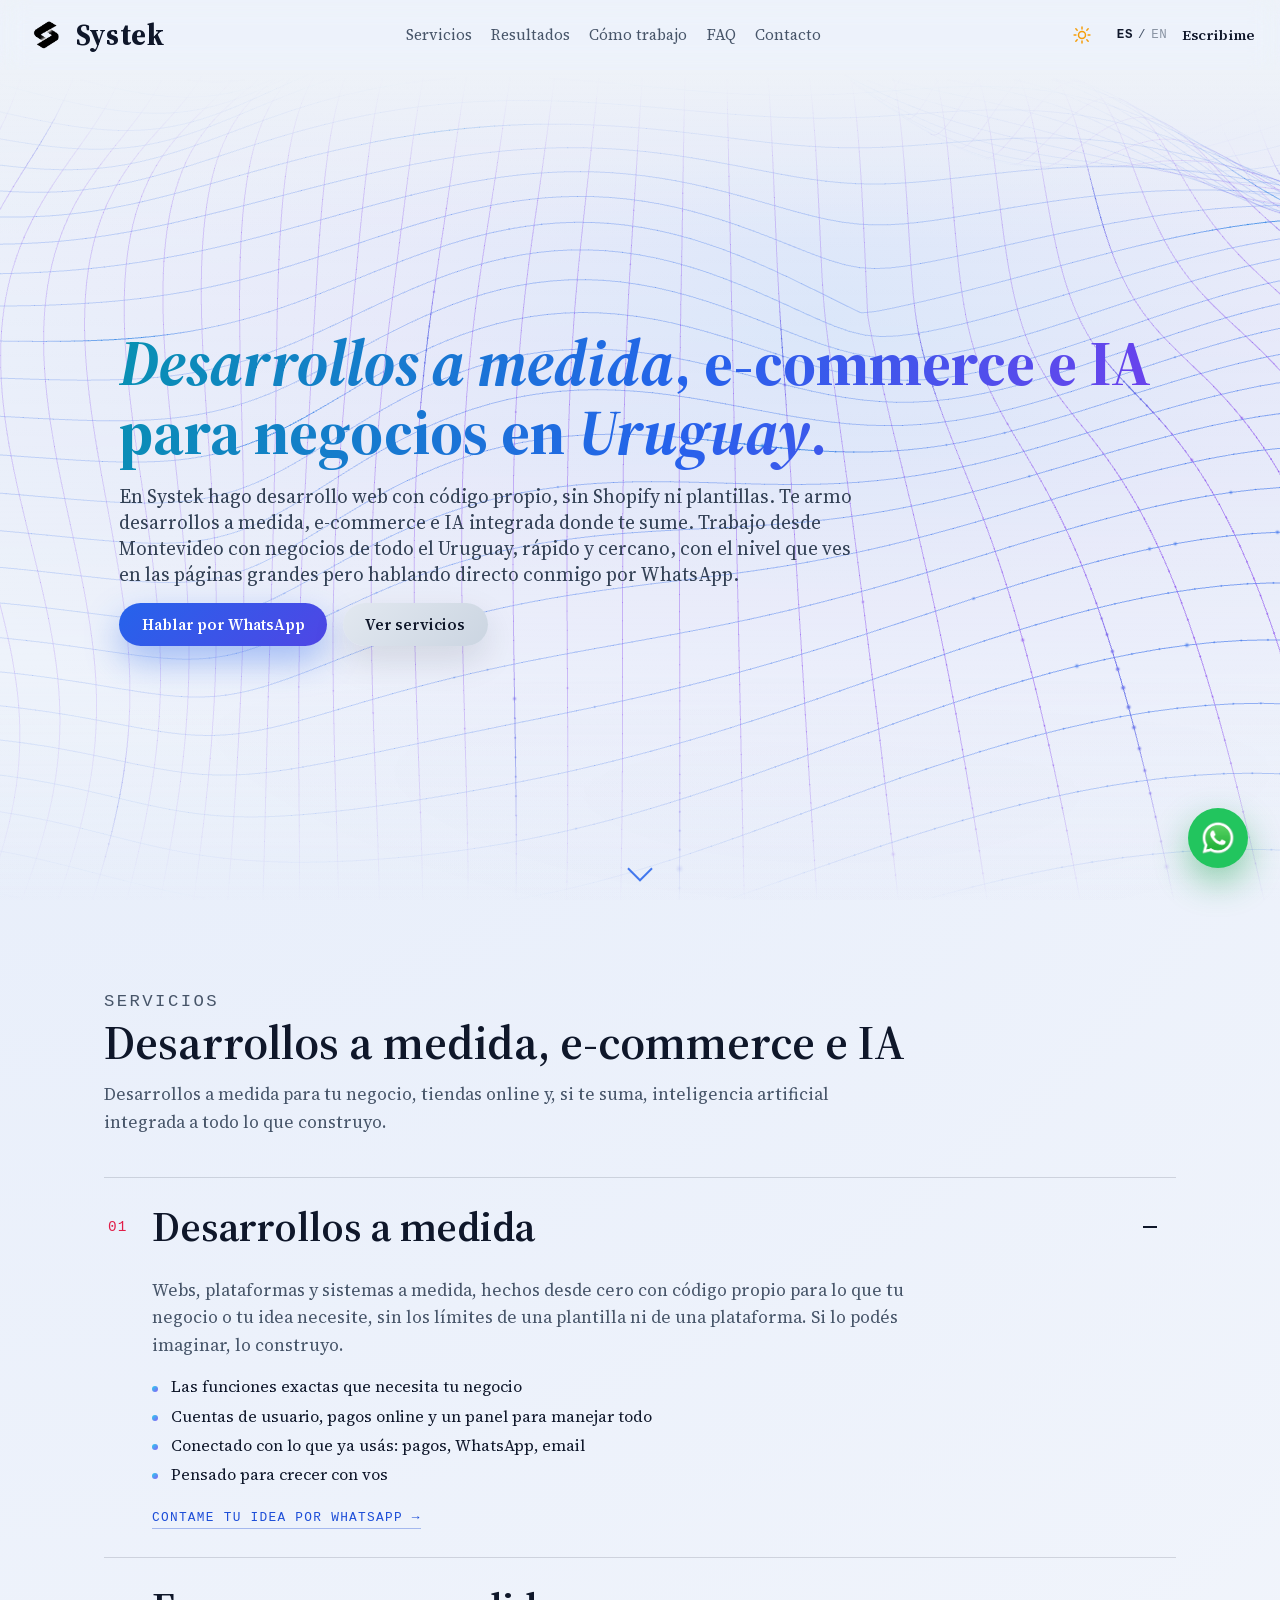
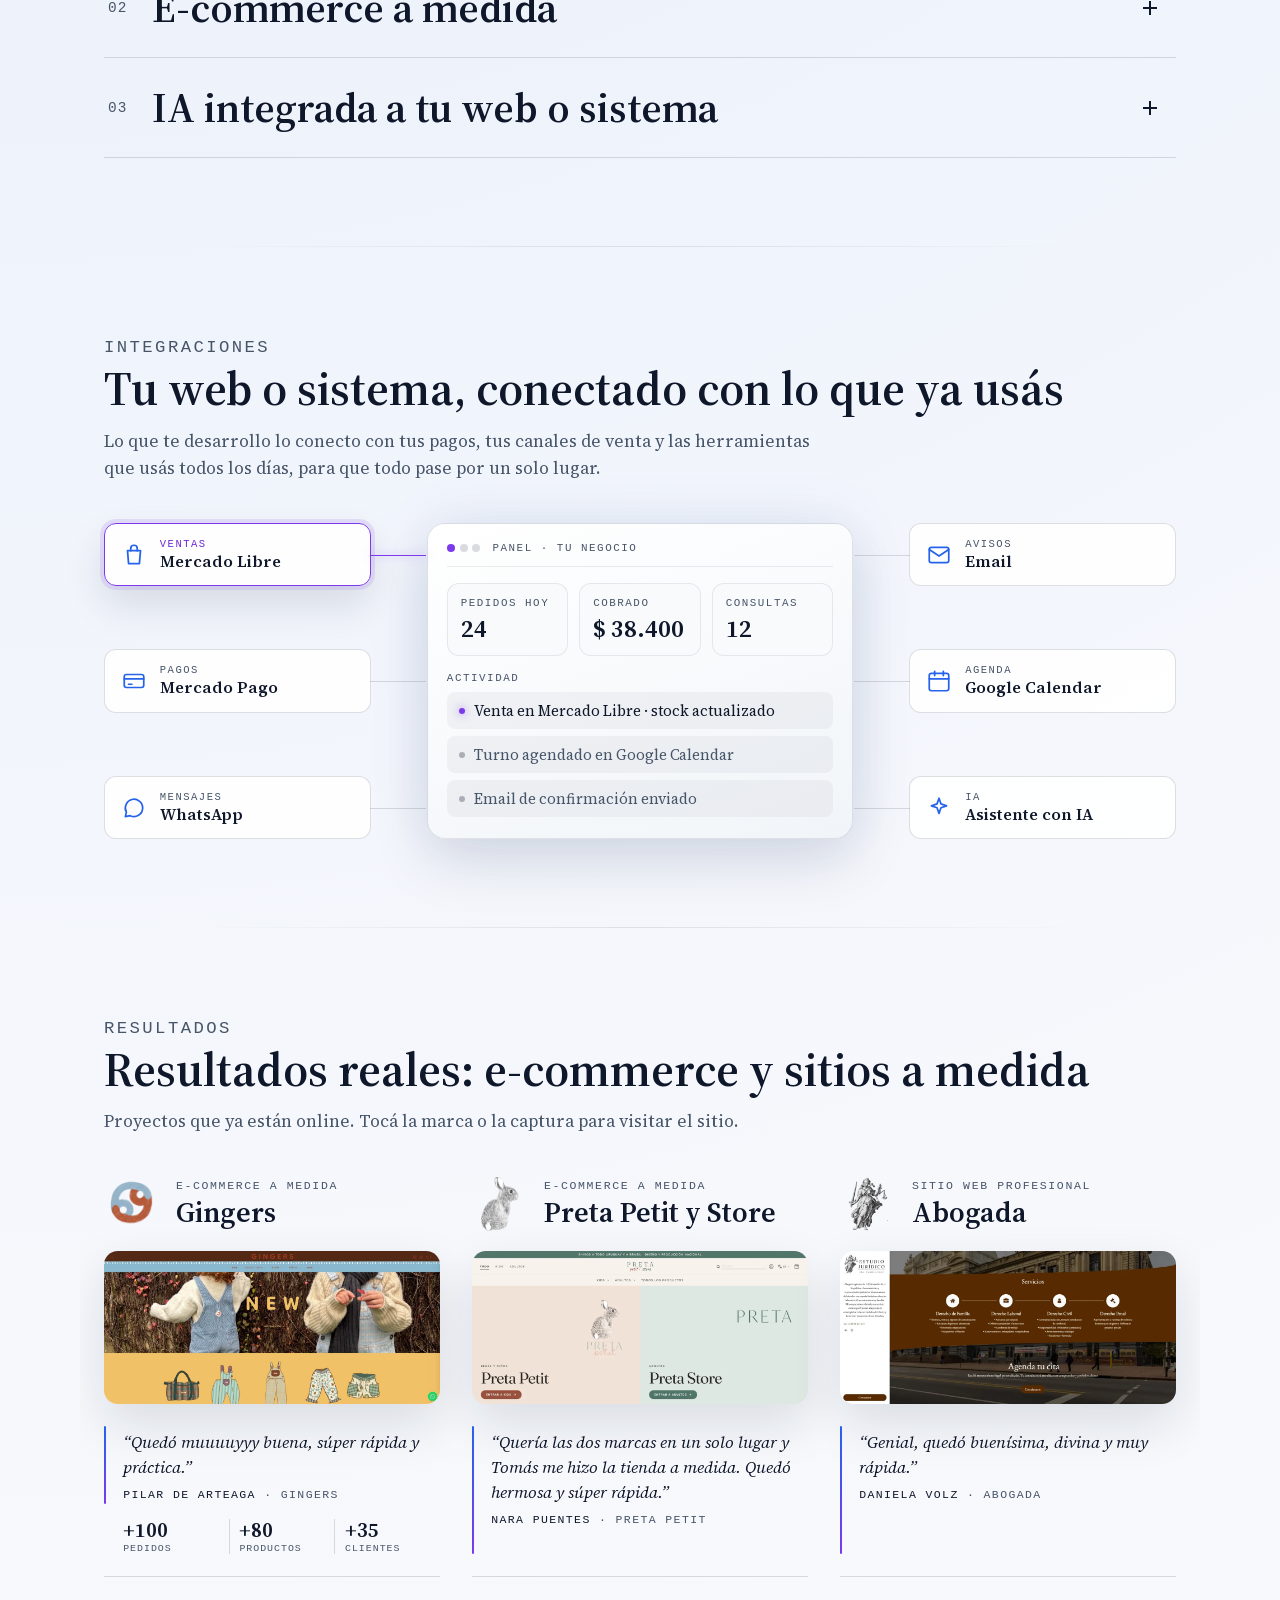
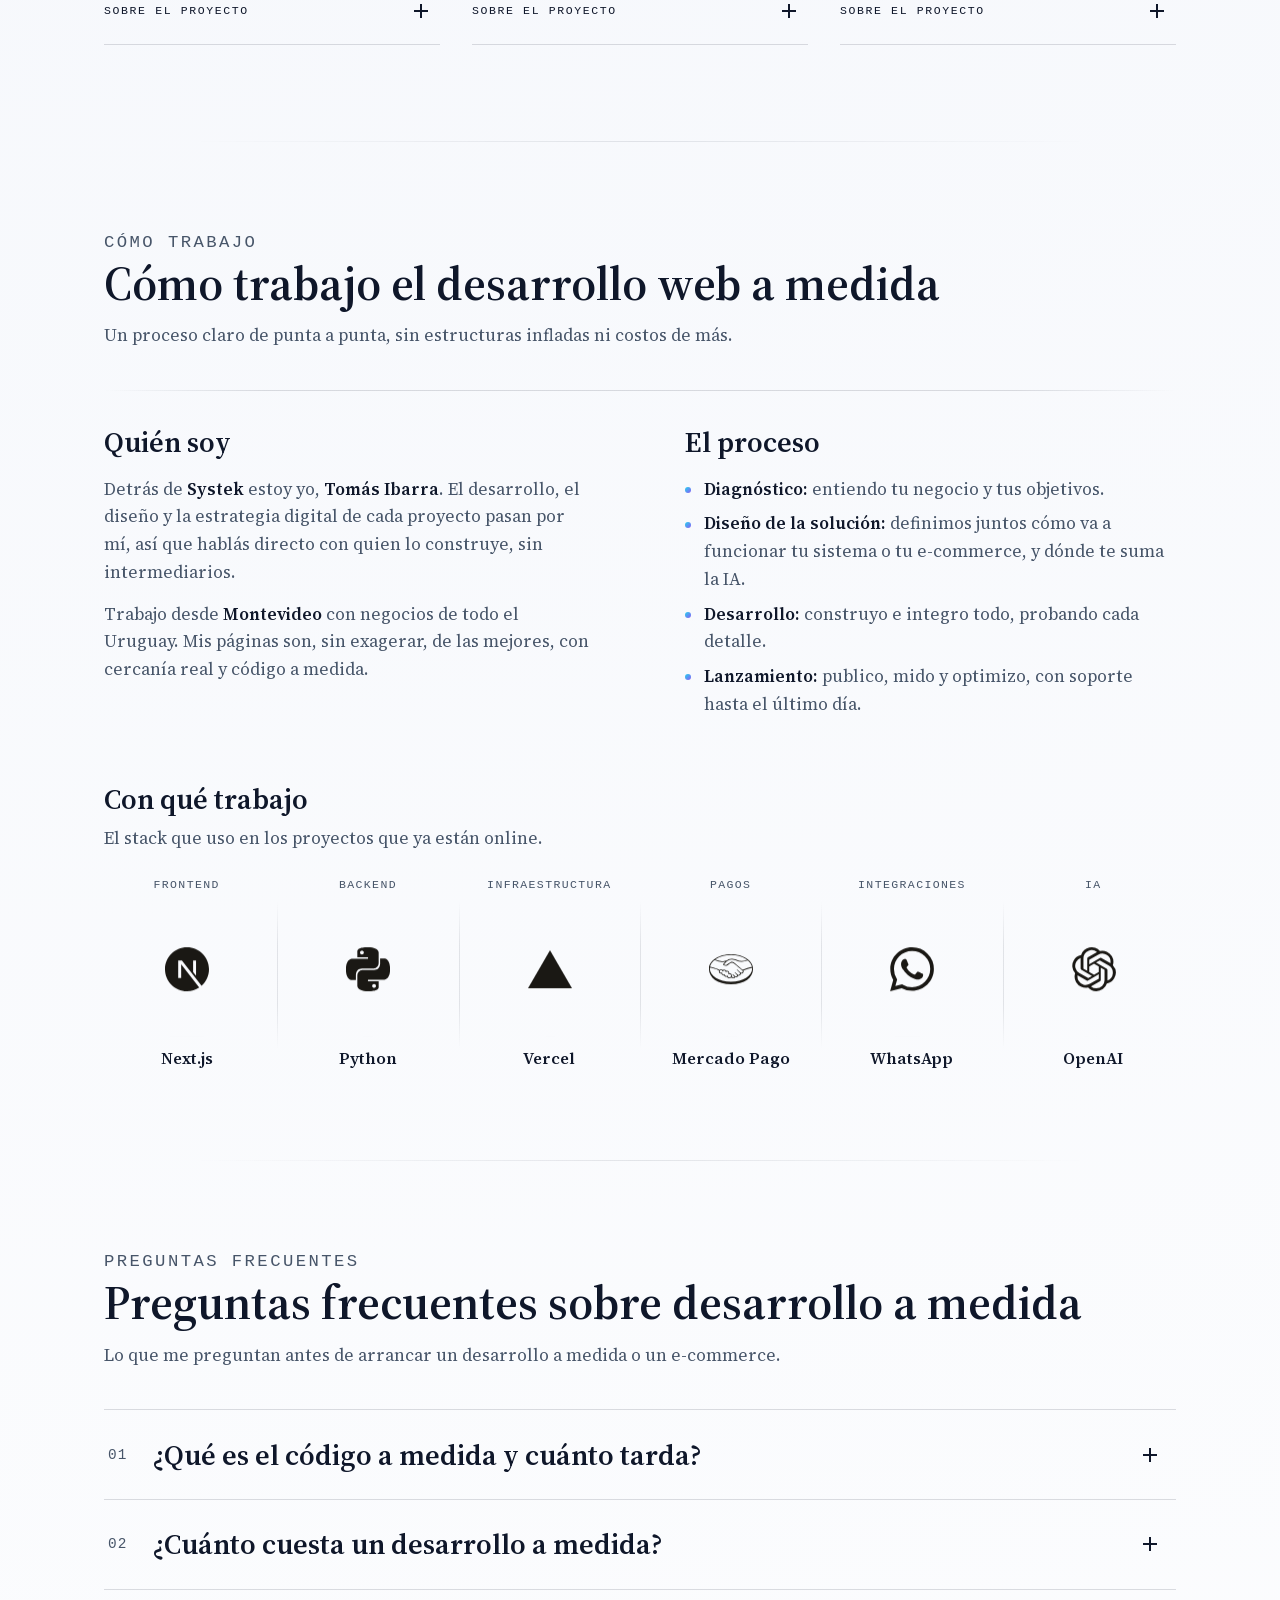
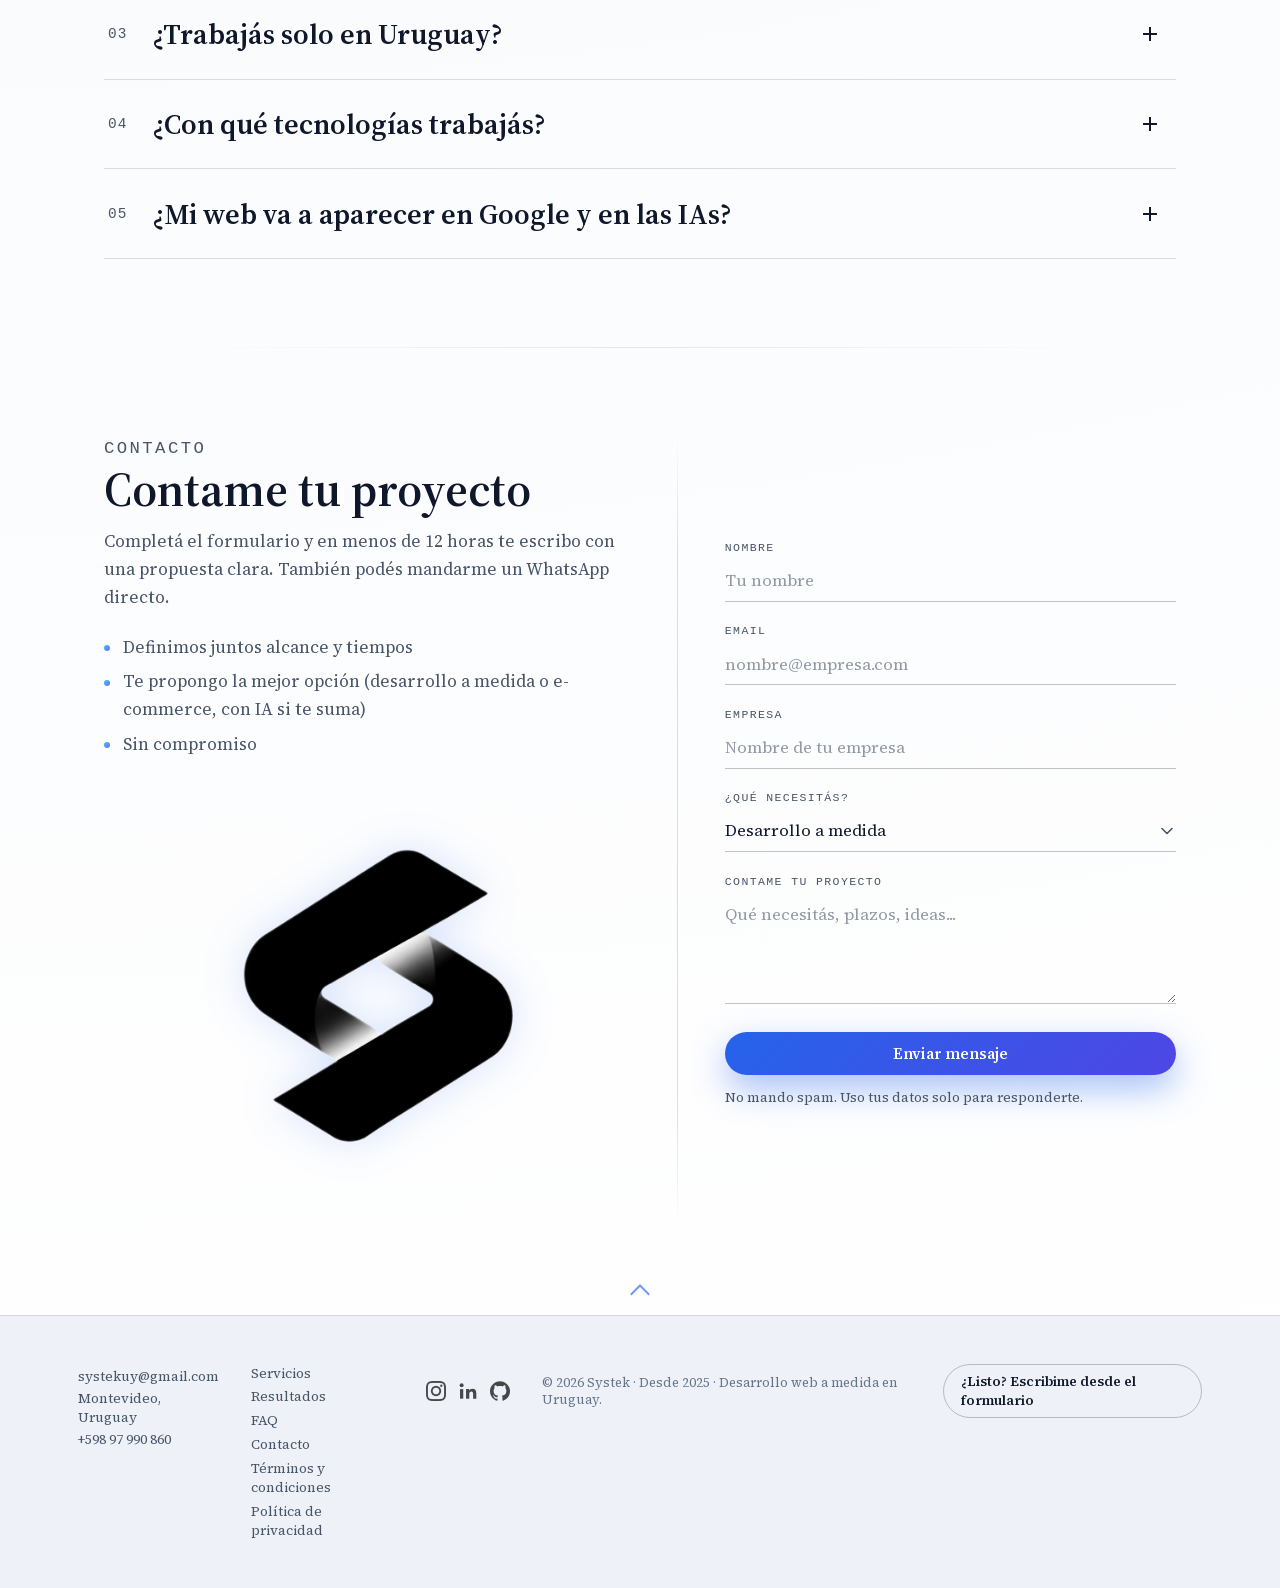
<file: index.html>
<!DOCTYPE html>
<html lang="es-UY" data-theme="light">
<head>
  <meta charset="UTF-8" />
  <meta name="viewport" content="width=device-width, initial-scale=1.0" />
  <title>Systek | Desarrollos a medida, e-commerce e IA en Uruguay</title>
  <meta name="description" content="Hago desarrollos a medida, e-commerce e IA con código propio, sin Shopify ni plantillas. Desde Montevideo para Uruguay y Argentina." />
  <meta name="author" content="Systek" />
  <meta name="robots" content="index, follow, max-image-preview:large, max-snippet:-1, max-video-preview:-1" />
  <meta name="theme-color" content="#eef2f8" />
  <link rel="canonical" href="https://www.systek.uy/" />
  <link rel="alternate" hreflang="es" href="https://www.systek.uy/" />
  <link rel="alternate" hreflang="en" href="https://www.systek.uy/en/" />
  <link rel="alternate" hreflang="x-default" href="https://www.systek.uy/" />

  <!-- Open Graph -->
  <meta property="og:title" content="Systek | Desarrollos a medida, e-commerce e IA en Uruguay" />
  <meta property="og:description" content="Desarrollos a medida, e-commerce e IA con código propio, sin Shopify ni plantillas. Desde Montevideo para Uruguay y Argentina." />
  <meta property="og:image" content="https://www.systek.uy/imagenes/og-image.jpg" />
  <meta property="og:image:width" content="1200" />
  <meta property="og:image:height" content="630" />
  <meta property="og:image:alt" content="Systek: desarrollos a medida, e-commerce e IA en Uruguay" />
  <meta property="og:url" content="https://www.systek.uy/" />
  <meta property="og:type" content="website" />
  <meta property="og:locale" content="es_UY" />
  <meta property="og:locale:alternate" content="en_US" />
  <meta property="og:site_name" content="Systek" />

  <!-- Twitter -->
  <meta name="twitter:card" content="summary_large_image" />
  <meta name="twitter:title" content="Systek | Desarrollos a medida, e-commerce e IA en Uruguay" />
  <meta name="twitter:description" content="Desarrollos a medida, e-commerce e IA con código propio, sin Shopify ni plantillas. Desde Montevideo para Uruguay y Argentina." />
  <meta name="twitter:image" content="https://www.systek.uy/imagenes/og-image.jpg" />
  <meta name="twitter:image:alt" content="Systek: desarrollos a medida, e-commerce e IA en Uruguay" />

  <!-- Icons -->
  <link rel="icon" href="imagenes/favicon.ico" sizes="any" />
  <link rel="icon" type="image/png" sizes="32x32" href="imagenes/favicon-32.png" />
  <link rel="icon" type="image/png" sizes="48x48" href="imagenes/favicon-48.png" />
  <link rel="apple-touch-icon" href="imagenes/apple-touch-icon.png" />
  <link rel="manifest" href="manifest.json" />

  <!-- Performance -->
  <link rel="preload" href="font/Source_Serif_4/SourceSerif4-Variable-latin.woff2" as="font" type="font/woff2" crossorigin />
  <link rel="preload" href="styles.css?v=20261120c" as="style" />
  <link rel="stylesheet" href="styles.css?v=20261120c" />
  <script>
    (function () {
      var root = document.documentElement;
      root.classList.add("js");
      try {
        var theme = localStorage.getItem("theme");
        if (theme === "light" || theme === "dark") root.setAttribute("data-theme", theme);
      } catch (e) {}
    })();
  </script>

  <!-- JSON-LD -->
  <script type="application/ld+json">
  {
    "@context": "https://schema.org",
    "@graph": [
      {
        "@type": "ProfessionalService",
        "@id": "https://www.systek.uy/#business",
        "name": "Systek",
        "description": "Desarrollo web a medida con código propio, sin Shopify ni plantillas: desarrollos a medida, e-commerce a medida e inteligencia artificial integrada (asistentes con modelos de lenguaje y automatizaciones) para negocios. Desde Montevideo para Uruguay y Argentina.",
        "url": "https://www.systek.uy/",
        "image": "https://www.systek.uy/imagenes/og-image.jpg",
        "logo": "https://www.systek.uy/imagenes/Systek_LogoTransparente.webp",
        "email": "systekuy@gmail.com",
        "telephone": "+59897990860",
        "priceRange": "Desde USD 250",
        "foundingDate": "2025",
        "founder": { "@id": "https://www.systek.uy/#fundador" },
        "makesOffer": [
          { "@type": "Offer", "itemOffered": { "@id": "https://www.systek.uy/#desarrollos" }, "priceSpecification": { "@type": "PriceSpecification", "minPrice": 250, "priceCurrency": "USD" } },
          { "@type": "Offer", "itemOffered": { "@id": "https://www.systek.uy/#ecommerce" }, "priceSpecification": { "@type": "PriceSpecification", "minPrice": 250, "priceCurrency": "USD" } },
          { "@type": "Offer", "itemOffered": { "@id": "https://www.systek.uy/#ia" } }
        ],
        "areaServed": [
          { "@type": "Country", "name": "Uruguay" },
          { "@type": "City", "name": "Montevideo" },
          { "@type": "Country", "name": "Argentina" }
        ],
        "address": {
          "@type": "PostalAddress",
          "addressLocality": "Montevideo",
          "addressCountry": "UY"
        },
        "hasMap": "https://maps.app.goo.gl/rZnhSp1rqTvkkSRV8",
        "sameAs": [
          "https://www.instagram.com/systek.uy/",
          "https://www.linkedin.com/company/systekuy/",
          "https://github.com/systekuy",
          "https://maps.app.goo.gl/rZnhSp1rqTvkkSRV8"
        ],
        "knowsAbout": [
          "desarrollo web a medida",
          "sistemas de gestión a medida",
          "software a medida",
          "e-commerce a medida",
          "tiendas online con código propio",
          "integración de inteligencia artificial",
          "páginas web para negocios Uruguay",
          "SEO",
          "GEO (Generative Engine Optimization)",
          "Next.js",
          "TypeScript",
          "Tailwind CSS",
          "Python",
          "FastAPI",
          "PostgreSQL",
          "Mercado Pago",
          "Stripe",
          "PayPal",
          "Payoneer",
          "WhatsApp Cloud API",
          "n8n",
          "modelos de lenguaje",
          "chatbots con IA para WhatsApp",
          "asistentes virtuales con inteligencia artificial",
          "agentes de IA",
          "automatización de procesos con IA"
        ]
      },
      {
        "@type": "WebSite",
        "@id": "https://www.systek.uy/#website",
        "url": "https://www.systek.uy/",
        "name": "Systek",
        "inLanguage": "es-UY",
        "publisher": { "@id": "https://www.systek.uy/#business" }
      },
      {
        "@type": "Person",
        "@id": "https://www.systek.uy/#fundador",
        "name": "Tomás Ibarra",
        "jobTitle": "Fundador y desarrollador de software",
        "worksFor": { "@id": "https://www.systek.uy/#business" },
        "sameAs": ["https://www.linkedin.com/in/ttomasibarra/"]
      },
      {
        "@type": "Service",
        "@id": "https://www.systek.uy/#desarrollos",
        "name": "Desarrollos a medida",
        "serviceType": "Software de gestión a medida",
        "description": "Webs, plataformas y sistemas a medida hechos desde cero con código propio para lo que cada negocio necesite: cuentas de usuario, pagos online, reservas y consultas, videollamadas, paneles de administración y sistemas de gestión, conectados con WhatsApp, email y las herramientas que ya usás.",
        "provider": { "@id": "https://www.systek.uy/#business" },
        "areaServed": ["Uruguay", "Argentina"]
      },
      {
        "@type": "Service",
        "@id": "https://www.systek.uy/#ecommerce",
        "name": "E-commerce a medida",
        "serviceType": "E-commerce a medida",
        "description": "Tiendas online con código propio, sin Shopify ni plantillas: catálogo, carrito, pagos (Mercado Pago, Stripe, PayPal y cobros del exterior), envíos, SEO y GEO (visibilidad en Google y en motores de IA como ChatGPT, Claude y Perplexity).",
        "provider": { "@id": "https://www.systek.uy/#business" },
        "areaServed": ["Uruguay", "Argentina"]
      },
      {
        "@type": "Service",
        "@id": "https://www.systek.uy/#ia",
        "name": "Integración de IA en tu web o sistema",
        "serviceType": "Integración de inteligencia artificial",
        "description": "Asistentes basados en modelos de lenguaje (OpenAI, Claude, Gemini) y automatizaciones de atención y ventas con n8n, integrados a tu e-commerce o sistema a medida, en la web o WhatsApp y entrenados con la información de tu negocio.",
        "provider": { "@id": "https://www.systek.uy/#business" },
        "areaServed": ["Uruguay", "Argentina"]
      },
      {
        "@type": "CreativeWork",
        "@id": "https://www.systek.uy/#caso-gingers",
        "name": "Gingers: e-commerce y panel de gestión a medida",
        "url": "https://gingers.com.uy",
        "creator": { "@id": "https://www.systek.uy/#business" },
        "about": { "@id": "https://www.systek.uy/#ecommerce" },
        "description": "Tienda online y panel de gestión a medida con Next.js, FastAPI y PostgreSQL: pagos con Mercado Pago, emails automáticos de pedidos, avisos por WhatsApp y facturas en PDF. Más de 100 pedidos, más de 80 productos y más de 35 clientes."
      },
      {
        "@type": "CreativeWork",
        "@id": "https://www.systek.uy/#caso-preta",
        "name": "Preta Petit y Preta Store: e-commerce a medida de ropa tejida",
        "url": "https://www.preta.uy",
        "creator": { "@id": "https://www.systek.uy/#business" },
        "about": { "@id": "https://www.systek.uy/#ecommerce" },
        "description": "Tienda online a medida con Next.js, FastAPI y PostgreSQL para una marca de ropa tejida a mano de Tacuarembó, Uruguay: dos marcas (bebés y niños, y adultos) en un solo sitio con un solo carrito, en español, inglés y portugués, con envíos a todo Uruguay y a Brasil y pagos con Mercado Pago, transferencia o Pix."
      },
      {
        "@type": "FAQPage",
        "mainEntity": [
          {
            "@type": "Question",
            "name": "¿Qué es el código a medida y cuánto tarda?",
            "acceptedAnswer": {
              "@type": "Answer",
              "text": "Es una web, tienda o sistema hecho desde cero para tu negocio, con código propio, sin Shopify ni plantillas y sin depender de ninguna plataforma. Vos decidís cómo funciona cada detalle y tenés control total sobre tu proyecto. Los tiempos dependen del alcance, pero un proyecto bien armado suele estar listo en semanas. Arranco con un diagnóstico corto y te doy tiempos reales."
            }
          },
          {
            "@type": "Question",
            "name": "¿Cuánto cuesta un desarrollo a medida?",
            "acceptedAnswer": {
              "@type": "Answer",
              "text": "Los proyectos arrancan a partir de 250 USD. El precio final depende de lo que necesites, porque no es lo mismo una web profesional que un e-commerce o un sistema con usuarios, pagos e integraciones. Después de un diagnóstico corto te paso un presupuesto claro, sin letra chica, y sabés desde el principio cuánto vas a invertir."
            }
          },
          {
            "@type": "Question",
            "name": "¿Trabajás solo en Uruguay?",
            "acceptedAnswer": {
              "@type": "Answer",
              "text": "No. Estoy en Montevideo y trabajo con negocios de todo el Uruguay, y también tomo proyectos de Argentina y de donde sea que me necesiten. Coordinamos todo online y por WhatsApp, directo conmigo."
            }
          },
          {
            "@type": "Question",
            "name": "¿Con qué tecnologías trabajás?",
            "acceptedAnswer": {
              "@type": "Answer",
              "text": "En el frontend uso Next.js, TypeScript y Tailwind CSS, en el backend Python con FastAPI y PostgreSQL, y publico en Vercel y Railway. Integro pagos con Mercado Pago o Stripe, cobros del exterior con PayPal y Payoneer, emails, WhatsApp e IA (OpenAI, Claude, Gemini, automatizaciones con n8n). Siempre con código propio y sin plataformas cerradas."
            }
          },
          {
            "@type": "Question",
            "name": "¿Mi web va a aparecer en Google y en las IAs?",
            "acceptedAnswer": {
              "@type": "Answer",
              "text": "La dejo preparada para eso desde el código. Le hago SEO para que Google te muestre y GEO para que las IAs como ChatGPT, Gemini o Perplexity te encuentren y te recomienden cuando alguien pregunta por lo que hacés. Cuido la velocidad, los datos estructurados y que los textos sean claros y fáciles de citar, y le sumo un archivo llms.txt pensado para las IAs. Y si querés que la IA también trabaje para tu negocio, te integro inteligencia artificial, como chatbots con IA para WhatsApp y la web que atienden a tus clientes 24/7, asistentes virtuales entrenados con la información de tu negocio, agentes de IA que responden consultas, toman pedidos o agendan turnos, y automatización de procesos con n8n, con modelos de lenguaje (LLM) de OpenAI (ChatGPT), Claude y Gemini."
            }
          }
        ]
      }
    ]
  }
  </script>

  <!-- Google Analytics 4 -->
  <script async src="https://www.googletagmanager.com/gtag/js?id=G-X9F97EE6YE"></script>
  <script>
    window.dataLayer = window.dataLayer || [];
    function gtag(){dataLayer.push(arguments);}
    gtag('js', new Date());
    gtag('config', 'G-X9F97EE6YE');
  </script>
</head>
<body id="top">
  <header class="nav">
    <div class="container nav-content">
      <a href="#top" class="logo">
        <img
          src="imagenes/logo_blanco_transparente.webp"
          alt="Logo de Systek, desarrollo web a medida en Uruguay"
          class="logo-img"
          width="42"
          height="42"
          fetchpriority="high"
        />
        <span class="logo-text">Systek</span>
      </a>
      <nav class="nav-links" aria-label="Principal">
        <a href="#servicios">Servicios</a>
        <a href="#casos">Resultados</a>
        <a href="#proceso">Cómo trabajo</a>
        <a href="#faq">FAQ</a>
        <a href="#contacto">Contacto</a>
      </nav>
      <div class="nav-actions">
        <button type="button" class="theme-toggle" data-theme-toggle aria-label="Cambiar a modo claro">
          <svg class="theme-icon theme-icon-moon" viewBox="0 0 24 24" aria-hidden="true">
            <path d="M20 14.2A8 8 0 1 1 9.8 4a6.3 6.3 0 0 0 10.2 10.2z" />
            <path class="theme-star" d="M17.2 2.6l.55 1.45 1.45.55-1.45.55-.55 1.45-.55-1.45-1.45-.55 1.45-.55z" />
            <path class="theme-star theme-star-2" d="M21.2 7.6l.35.9.9.35-.9.35-.35.9-.35-.9-.9-.35.9-.35z" />
          </svg>
          <svg class="theme-icon theme-icon-sun" viewBox="0 0 24 24" aria-hidden="true">
            <circle cx="12" cy="12" r="4.2" />
            <path d="M12 2.5v2.2M12 19.3v2.2M4.6 4.6l1.6 1.6M17.8 17.8l1.6 1.6M2.5 12h2.2M19.3 12h2.2M4.6 19.4l1.6-1.6M17.8 6.2l1.6-1.6" />
          </svg>
        </button>
        <div class="lang-switch" role="group" aria-label="Idioma">
          <a href="./" hreflang="es" lang="es" aria-current="true">ES</a>
          <span aria-hidden="true">/</span>
          <a href="en/" hreflang="en" lang="en">EN</a>
        </div>
        <a href="#contacto" class="nav-cta">Escribime</a>
      </div>
    </div>
  </header>

  <main>
    <section class="hero" aria-labelledby="hero-title">
      <div class="hero-bg" aria-hidden="true">
        <canvas id="hero-mesh" class="hero-mesh"></canvas>
      </div>
      <div class="container hero-grid-content">
        <div class="hero-copy">
          <h1 id="hero-title">
            <span class="gradient-text"><span class="hero-line"><span class="hero-part"><em>Desarrollos a medida</em>,</span> <span class="hero-part">e-commerce e IA</span></span> <span class="hero-line">para negocios en <em>Uruguay</em>.</span></span>
          </h1>
          <p class="hero-tagline">Trabajos únicos: vos lo soñás, Systek lo desarrolla.</p>
          <p class="hero-subtitle">
            En Systek hago desarrollo web con código propio, sin Shopify ni plantillas. Te armo desarrollos a medida, e-commerce e IA integrada donde te sume.
            Trabajo desde Montevideo con negocios de todo el Uruguay, rápido y cercano, con el nivel que ves en las páginas grandes pero hablando directo conmigo por WhatsApp.
          </p>
          <div class="hero-actions">
            <a href="https://wa.me/59897990860" class="btn" target="_blank" rel="noopener noreferrer">Hablar por WhatsApp</a>
            <a href="#servicios" class="btn btn-secondary">Ver servicios</a>
          </div>
        </div>
      </div>
      <a href="#servicios" class="hero-scroll-hint" aria-label="Bajar a servicios">
        <span class="hero-scroll-hint-icon" aria-hidden="true"></span>
      </a>
    </section>

    <section id="servicios" class="section" aria-labelledby="servicios-title">
      <div class="container">
        <div class="section-header reveal">
          <p class="eyebrow" aria-hidden="true">Servicios</p>
          <h2 id="servicios-title">Desarrollos a medida, e-commerce e IA</h2>
          <p>Desarrollos a medida para tu negocio, tiendas online y, si te suma, inteligencia artificial integrada a todo lo que construyo.</p>
        </div>

        <div class="services-accordion" data-accordion="first-open">
          <article class="service-item" data-accordion-item>
            <h3 class="service-heading">
              <button type="button" class="service-toggle" data-accordion-toggle id="servicio-desarrollos-btn" aria-expanded="true" aria-controls="servicio-desarrollos">
                <span class="service-num" aria-hidden="true">01</span>
                <span class="service-title">Desarrollos a medida</span>
                <span class="service-icon" aria-hidden="true"></span>
              </button>
            </h3>
            <div class="service-panel" data-accordion-panel id="servicio-desarrollos" role="region" aria-labelledby="servicio-desarrollos-btn">
              <div class="service-panel-inner">
                <p>
                  Webs, plataformas y sistemas a medida, hechos desde cero con código propio para lo que tu negocio o
                  tu idea necesite, sin los límites de una plantilla ni de una plataforma. Si lo podés imaginar, lo
                  construyo.
                </p>
                <ul class="service-list">
                  <li>Las funciones exactas que necesita tu negocio</li>
                  <li>Cuentas de usuario, pagos online y un panel para manejar todo</li>
                  <li>Conectado con lo que ya usás: pagos, WhatsApp, email</li>
                  <li>Pensado para crecer con vos</li>
                </ul>
                <a href="https://wa.me/59897990860" class="service-link" target="_blank" rel="noopener noreferrer">Contame tu idea por WhatsApp</a>
              </div>
            </div>
          </article>

          <article class="service-item" data-accordion-item>
            <h3 class="service-heading">
              <button type="button" class="service-toggle" data-accordion-toggle id="servicio-ecommerce-btn" aria-expanded="true" aria-controls="servicio-ecommerce">
                <span class="service-num" aria-hidden="true">02</span>
                <span class="service-title">E-commerce a medida</span>
                <span class="service-icon" aria-hidden="true"></span>
              </button>
            </h3>
            <div class="service-panel" data-accordion-panel id="servicio-ecommerce" role="region" aria-labelledby="servicio-ecommerce-btn">
              <div class="service-panel-inner">
                <p>
                  Tu tienda online hecha desde cero con código propio, sin Shopify ni plantillas, para que funcione
                  como vos querés y no como te deja una plataforma.
                </p>
                <ul class="service-list">
                  <li>Catálogo, carrito y checkout pensados para tu producto</li>
                  <li>Pagos con Mercado Pago, Stripe o PayPal (también desde el exterior), envíos y analítica</li>
                  <li>SEO y GEO: que te encuentren en Google y que las IAs como ChatGPT o Claude te recomienden</li>
                </ul>
                <a href="#casos" class="service-link">Mirá Gingers, un e-commerce que hice</a>
              </div>
            </div>
          </article>

          <article class="service-item" data-accordion-item>
            <h3 class="service-heading">
              <button type="button" class="service-toggle" data-accordion-toggle id="servicio-ia-btn" aria-expanded="true" aria-controls="servicio-ia">
                <span class="service-num" aria-hidden="true">03</span>
                <span class="service-title">IA integrada a tu web o sistema</span>
                <span class="service-icon" aria-hidden="true"></span>
              </button>
            </h3>
            <div class="service-panel" data-accordion-panel id="servicio-ia" role="region" aria-labelledby="servicio-ia-btn">
              <div class="service-panel-inner">
                <p>
                  La inteligencia artificial te la sumo como un plus dentro de tu sistema o e-commerce. Uso modelos de
                  lenguaje para armar asistentes que conocen tu negocio y automatizaciones que te sacan tareas
                  repetitivas de encima.
                </p>
                <ul class="service-list">
                  <li>Asistentes que responden a tus clientes 24/7 en la web o WhatsApp</li>
                  <li>Entrenados con la información de tu negocio</li>
                  <li>Automatizaciones de atención y ventas con n8n, conectadas a tu sistema</li>
                  <li>Con los modelos que mejor le vienen a cada caso: OpenAI, Claude, Gemini u opciones locales como Ollama</li>
                </ul>
                <a href="#integraciones" class="service-link">Ver con qué se conecta</a>
              </div>
            </div>
          </article>
        </div>
      </div>
    </section>

    <section id="integraciones" class="section" aria-labelledby="integraciones-title">
      <div class="container">
        <div class="section-header reveal">
          <p class="eyebrow" aria-hidden="true">Integraciones</p>
          <h2 id="integraciones-title">Tu web o sistema, conectado con lo que ya usás</h2>
          <p>
            Lo que te desarrollo lo conecto con tus pagos, tus canales de venta y las herramientas que usás
            todos los días, para que todo pase por un solo lugar.
          </p>
        </div>

        <div class="eco" data-eco>
          <ul class="eco-nodes eco-nodes-left">
            <li class="eco-node is-active" data-event="Venta en Mercado Libre · stock actualizado" data-effect="pedidos:1,cobrado:2350">
              <svg class="eco-icon" viewBox="0 0 24 24" aria-hidden="true"><path d="M6 8h12l-1 12H7L6 8z"/><path d="M9 8V6a3 3 0 0 1 6 0v2"/></svg>
              <span class="eco-label">Ventas</span>
              <span class="eco-name">Mercado Libre</span>
            </li>
            <li class="eco-node" data-event="Pago aprobado con Mercado Pago · pedido confirmado" data-effect="pedidos:1,cobrado:1890">
              <svg class="eco-icon" viewBox="0 0 24 24" aria-hidden="true"><rect x="3" y="6" width="18" height="12" rx="2"/><path d="M3 10h18M7 15h3"/></svg>
              <span class="eco-label">Pagos</span>
              <span class="eco-name">Mercado Pago</span>
            </li>
            <li class="eco-node" data-event="Consulta por WhatsApp · respondida al instante" data-effect="consultas:1">
              <svg class="eco-icon" viewBox="0 0 24 24" aria-hidden="true"><path d="M20 12a8 8 0 0 1-11.6 7.1L4 20l1-4.2A8 8 0 1 1 20 12z"/></svg>
              <span class="eco-label">Mensajes</span>
              <span class="eco-name">WhatsApp</span>
            </li>
          </ul>

          <div class="eco-panel" role="img" aria-label="Ejemplo ilustrativo de un panel de gestión conectado a Mercado Libre, Mercado Pago, WhatsApp, email, Google Calendar y un asistente con IA">
            <div class="eco-panel-bar" aria-hidden="true">
              <span class="eco-dots"><i></i><i></i><i></i></span>
              <span class="eco-panel-title">Panel · tu negocio</span>
            </div>
            <div class="eco-metrics" aria-hidden="true">
              <div class="eco-metric">
                <span class="eco-metric-label">Pedidos hoy</span>
                <span class="eco-metric-value" data-eco-metric="pedidos">24</span>
              </div>
              <div class="eco-metric">
                <span class="eco-metric-label">Cobrado</span>
                <span class="eco-metric-value" data-eco-metric="cobrado">$ 38.400</span>
              </div>
              <div class="eco-metric">
                <span class="eco-metric-label">Consultas</span>
                <span class="eco-metric-value" data-eco-metric="consultas">12</span>
              </div>
            </div>
            <div class="eco-activity" aria-hidden="true">
              <span class="eco-activity-label">Actividad</span>
              <ul class="eco-activity-list" data-eco-activity>
                <li class="is-new">Venta en Mercado Libre · stock actualizado</li>
                <li>Turno agendado en Google Calendar</li>
                <li>Email de confirmación enviado</li>
              </ul>
            </div>
          </div>

          <ul class="eco-nodes eco-nodes-right">
            <li class="eco-node" data-event="Email de confirmación enviado">
              <svg class="eco-icon" viewBox="0 0 24 24" aria-hidden="true"><rect x="3" y="5" width="18" height="14" rx="2"/><path d="m3 7 9 6 9-6"/></svg>
              <span class="eco-label">Avisos</span>
              <span class="eco-name">Email</span>
            </li>
            <li class="eco-node" data-event="Turno agendado en Google Calendar" data-effect="consultas:1">
              <svg class="eco-icon" viewBox="0 0 24 24" aria-hidden="true"><rect x="3" y="5" width="18" height="16" rx="2"/><path d="M3 10h18M8 3v4M16 3v4"/></svg>
              <span class="eco-label">Agenda</span>
              <span class="eco-name">Google Calendar</span>
            </li>
            <li class="eco-node" data-event="Asistente IA respondió 5 consultas" data-effect="consultas:5">
              <svg class="eco-icon" viewBox="0 0 24 24" aria-hidden="true"><path d="M12 3l1.8 5.2L19 10l-5.2 1.8L12 17l-1.8-5.2L5 10l5.2-1.8z"/></svg>
              <span class="eco-label">IA</span>
              <span class="eco-name">Asistente con IA</span>
            </li>
          </ul>
        </div>
      </div>
    </section>

    <section id="casos" class="section" aria-labelledby="casos-title">
      <div class="container">
        <div class="section-header reveal">
          <p class="eyebrow" aria-hidden="true">Resultados</p>
          <h2 id="casos-title">Resultados reales: e-commerce y sitios a medida</h2>
          <p>Proyectos que ya están online. Tocá la marca o la captura para visitar el sitio.</p>
        </div>
        <div class="cases-grid" data-accordion="closed">
          <article class="case reveal" data-accordion-item>
            <header class="case-head">
              <a class="case-logo-link" href="https://gingers.com.uy" target="_blank" rel="noopener noreferrer" tabindex="-1">
                <img src="imagenes/gingers_logo.webp"
                     alt="Logo de Gingers"
                     class="case-logo case-logo-spin"
                     width="56"
                     height="56"
                     loading="lazy"
                     decoding="async" />
              </a>
              <div>
                <p class="case-kind">E-commerce a medida</p>
                <h3 class="case-title">
                  <a href="https://gingers.com.uy" target="_blank" rel="noopener noreferrer">Gingers</a>
                </h3>
              </div>
            </header>
            <a class="case-media" href="https://gingers.com.uy" target="_blank" rel="noopener noreferrer" tabindex="-1">
              <img src="imagenes/gin.webp"
                   alt="Captura del e-commerce Gingers en Uruguay"
                   class="case-img"
                   width="1200"
                   height="546"
                   loading="lazy"
                   decoding="async" />
            </a>
            <div class="case-proof">
              <blockquote class="case-quote">
                <p>“Quedó muuuuyyy buena, súper rápida y práctica.”</p>
                <footer><span class="case-quote-name">Pilar de Arteaga</span> · Gingers</footer>
              </blockquote>
              <ul class="case-metrics" aria-label="Resultados de Gingers">
                <li><strong data-count="100" data-prefix="+">+100</strong><span>pedidos</span></li>
                <li><strong data-count="80" data-prefix="+">+80</strong><span>productos</span></li>
                <li><strong data-count="35" data-prefix="+">+35</strong><span>clientes</span></li>
              </ul>
            </div>
            <div class="case-foot">
              <div class="case-more">
                <button type="button" class="case-toggle" data-accordion-toggle id="caso-gingers-btn" aria-expanded="true" aria-controls="caso-gingers">
                  <span>Sobre el proyecto</span>
                  <span class="service-icon" aria-hidden="true"></span>
                </button>
                <div class="case-panel" data-accordion-panel id="caso-gingers" role="region" aria-labelledby="caso-gingers-btn">
                  <div class="case-panel-inner">
                    <p>
                      <strong>Gingers</strong> necesitaba su tienda desde cero. Hoy su e-commerce es una de las principales fuentes de ingresos del negocio.
                    </p>
                    <p>
                      Le hice la tienda y su panel de gestión a medida: pedidos, productos, clientes e ingresos en un solo lugar,
                      con pagos con Mercado Pago, emails automáticos de cada pedido, avisos por WhatsApp y facturas en PDF.
                    </p>
                    <a href="https://gingers.com.uy" class="service-link" target="_blank" rel="noopener noreferrer">Visitar gingers.com.uy</a>
                  </div>
                </div>
              </div>
            </div>
          </article>

          <article class="case reveal" data-accordion-item>
            <header class="case-head">
              <a class="case-logo-link" href="https://www.preta.uy" target="_blank" rel="noopener noreferrer" tabindex="-1">
                <img src="imagenes/preta_logo.webp"
                     alt="Logo de Preta Petit"
                     class="case-logo"
                     width="56"
                     height="56"
                     loading="lazy"
                     decoding="async" />
              </a>
              <div>
                <p class="case-kind">E-commerce a medida</p>
                <h3 class="case-title">
                  <a href="https://www.preta.uy" target="_blank" rel="noopener noreferrer">Preta Petit y Store</a>
                </h3>
              </div>
            </header>
            <a class="case-media" href="https://www.preta.uy" target="_blank" rel="noopener noreferrer" tabindex="-1">
              <img src="imagenes/preta.webp"
                   alt="Captura del e-commerce de ropa tejida Preta Petit y Preta Store en Uruguay"
                   class="case-img"
                   width="1200"
                   height="546"
                   loading="lazy"
                   decoding="async" />
            </a>
            <blockquote class="case-quote">
              <p>“Quería las dos marcas en un solo lugar y Tomás me hizo la tienda a medida. Quedó hermosa y súper rápida.”</p>
              <footer><span class="case-quote-name">Nara Puentes</span> · Preta Petit</footer>
            </blockquote>
            <div class="case-foot">
              <div class="case-more">
                <button type="button" class="case-toggle" data-accordion-toggle id="caso-preta-btn" aria-expanded="true" aria-controls="caso-preta">
                  <span>Sobre el proyecto</span>
                  <span class="service-icon" aria-hidden="true"></span>
                </button>
                <div class="case-panel" data-accordion-panel id="caso-preta" role="region" aria-labelledby="caso-preta-btn">
                  <div class="case-panel-inner">
                    <p>
                      <strong>Preta</strong> vende ropa tejida a mano desde Tacuarembó, Uruguay, con dos marcas: Preta Petit para bebés y niños, y Preta Store para adultos.
                    </p>
                    <p>
                      Le hice el e-commerce a medida, desde cero: las dos marcas en un solo sitio, cada una con su identidad, con un solo carrito, un envío y un pago.
                      Se compra en español, inglés o portugués, con envíos a todo Uruguay y a Brasil, y pagos con Mercado Pago, transferencia o Pix.
                      Textos, fotos y productos se editan desde su propio panel, y la tienda está preparada con SEO y GEO.
                    </p>
                    <a href="https://www.preta.uy" class="service-link" target="_blank" rel="noopener noreferrer">Visitar preta.uy</a>
                  </div>
                </div>
              </div>
            </div>
          </article>

          <article class="case reveal" data-accordion-item>
            <header class="case-head">
              <a class="case-logo-link" href="https://danielavolzabogada.com.uy" target="_blank" rel="noopener noreferrer" tabindex="-1">
                <img src="imagenes/abogada_logo.webp"
                     alt="Logo de Daniela Volz, abogada"
                     class="case-logo"
                     width="56"
                     height="56"
                     loading="lazy"
                     decoding="async" />
              </a>
              <div>
                <p class="case-kind">Sitio web profesional</p>
                <h3 class="case-title">
                  <a href="https://danielavolzabogada.com.uy" target="_blank" rel="noopener noreferrer">Abogada</a>
                </h3>
              </div>
            </header>
            <a class="case-media" href="https://danielavolzabogada.com.uy" target="_blank" rel="noopener noreferrer" tabindex="-1">
              <img src="imagenes/abogada.webp"
                   alt="Captura del sitio web profesional de Daniela Volz en Uruguay"
                   class="case-img"
                   width="1200"
                   height="546"
                   loading="lazy"
                   decoding="async" />
            </a>
            <blockquote class="case-quote">
              <p>“Genial, quedó buenísima, divina y muy rápida.”</p>
              <footer><span class="case-quote-name">Daniela Volz</span> · abogada</footer>
            </blockquote>
            <div class="case-foot">
              <div class="case-more">
                <button type="button" class="case-toggle" data-accordion-toggle id="caso-volz-btn" aria-expanded="true" aria-controls="caso-volz">
                  <span>Sobre el proyecto</span>
                  <span class="service-icon" aria-hidden="true"></span>
                </button>
                <div class="case-panel" data-accordion-panel id="caso-volz" role="region" aria-labelledby="caso-volz-btn">
                  <div class="case-panel-inner">
                    <p>
                      Una web simple y rápida para mostrar servicios. Con SEO bien armado, impulsó consultas y proyectos nuevos.
                    </p>
                    <a href="https://danielavolzabogada.com.uy" class="service-link" target="_blank" rel="noopener noreferrer">Visitar danielavolzabogada.com.uy</a>
                  </div>
                </div>
              </div>
            </div>
          </article>
        </div>
        <div class="cases-nav" role="group" aria-label="Moverse entre los casos" hidden>
          <button type="button" class="cases-arrow" data-cases-prev aria-label="Ver casos anteriores"><svg viewBox="0 0 24 24" width="20" height="20" fill="none" stroke="currentColor" stroke-width="2" stroke-linecap="round" stroke-linejoin="round" aria-hidden="true"><path d="M15 6l-6 6 6 6" /></svg></button>
          <button type="button" class="cases-arrow" data-cases-next aria-label="Ver más casos"><svg viewBox="0 0 24 24" width="20" height="20" fill="none" stroke="currentColor" stroke-width="2" stroke-linecap="round" stroke-linejoin="round" aria-hidden="true"><path d="M9 6l6 6-6 6" /></svg></button>
        </div>
      </div>
    </section>

    <section id="proceso" class="section" aria-labelledby="proceso-title">
      <div class="container">
        <div class="section-header reveal">
          <p class="eyebrow" aria-hidden="true">Cómo trabajo</p>
          <h2 id="proceso-title">Cómo trabajo el desarrollo web a medida</h2>
          <p>Un proceso claro de punta a punta, sin estructuras infladas ni costos de más.</p>
        </div>

        <div class="steps">
          <div class="step reveal">
            <h3>Quién soy</h3>
            <p>
              Detrás de <strong>Systek</strong> estoy yo, <strong>Tomás Ibarra</strong>. El desarrollo, el diseño
              y la estrategia digital de cada proyecto pasan por mí, así que hablás directo con quien lo
              construye, sin intermediarios.
            </p>
            <p>
              Trabajo desde <strong>Montevideo</strong> con negocios de todo el Uruguay.
              Mis páginas son, sin exagerar, de las mejores, con cercanía real y código a medida.
            </p>
          </div>

          <div class="step reveal">
            <h3>El proceso</h3>
            <ul class="service-list">
              <li><strong>Diagnóstico:</strong> entiendo tu negocio y tus objetivos.</li>
              <li><strong>Diseño de la solución:</strong> definimos juntos cómo va a funcionar tu sistema o tu e-commerce, y dónde te suma la IA.</li>
              <li><strong>Desarrollo:</strong> construyo e integro todo, probando cada detalle.</li>
              <li><strong>Lanzamiento:</strong> publico, mido y optimizo, con soporte hasta el último día.</li>
            </ul>
          </div>
        </div>

        <div class="stack reveal" aria-labelledby="stack-title">
          <h3 id="stack-title" class="stack-title">Con qué trabajo</h3>
          <p class="stack-intro">El stack que uso en los proyectos que ya están online.</p>
          <div class="reels" data-reels>
          <div class="reel">
            <p class="reel-label">Frontend</p>
            <div class="reel-window">
              <ul class="reel-strip">
                <li class="is-focus"><img src="imagenes/stack/nextdotjs.svg" alt="Next.js" width="48" height="48" loading="lazy" decoding="async" /></li>
                <li><img src="imagenes/stack/typescript.svg" alt="TypeScript" width="48" height="48" loading="lazy" decoding="async" /></li>
                <li><img src="imagenes/stack/tailwindcss.svg" alt="Tailwind CSS" width="48" height="48" loading="lazy" decoding="async" /></li>
              </ul>
            </div>
            <p class="reel-name">Next.js</p>
          </div>
          <div class="reel">
            <p class="reel-label">Backend</p>
            <div class="reel-window">
              <ul class="reel-strip">
                <li class="is-focus"><img src="imagenes/stack/python.svg" alt="Python" width="48" height="48" loading="lazy" decoding="async" /></li>
                <li><img src="imagenes/stack/fastapi.svg" alt="FastAPI" width="48" height="48" loading="lazy" decoding="async" /></li>
                <li><img src="imagenes/stack/sqlalchemy.svg" alt="SQLAlchemy" width="48" height="48" loading="lazy" decoding="async" /></li>
                <li><img src="imagenes/stack/postgresql.svg" alt="PostgreSQL" width="48" height="48" loading="lazy" decoding="async" /></li>
              </ul>
            </div>
            <p class="reel-name">Python</p>
          </div>
          <div class="reel">
            <p class="reel-label">Infraestructura</p>
            <div class="reel-window">
              <ul class="reel-strip">
                <li class="is-focus"><img src="imagenes/stack/vercel.svg" alt="Vercel" width="48" height="48" loading="lazy" decoding="async" /></li>
                <li><img src="imagenes/stack/railway.svg" alt="Railway" width="48" height="48" loading="lazy" decoding="async" /></li>
                <li><img src="imagenes/stack/github.svg" alt="GitHub" width="48" height="48" loading="lazy" decoding="async" /></li>
              </ul>
            </div>
            <p class="reel-name">Vercel</p>
          </div>
          <div class="reel">
            <p class="reel-label">Pagos</p>
            <div class="reel-window">
              <ul class="reel-strip">
                <li class="is-focus"><img src="imagenes/stack/mercadopago.svg" alt="Mercado Pago" width="48" height="48" loading="lazy" decoding="async" /></li>
                <li><img src="imagenes/stack/stripe.svg" alt="Stripe" width="48" height="48" loading="lazy" decoding="async" /></li>
                <li><img src="imagenes/stack/paypal.svg" alt="PayPal" width="48" height="48" loading="lazy" decoding="async" /></li>
                <li><img src="imagenes/stack/payoneer.svg" alt="Payoneer" width="48" height="48" loading="lazy" decoding="async" /></li>
              </ul>
            </div>
            <p class="reel-name">Mercado Pago</p>
          </div>
          <div class="reel">
            <p class="reel-label">Integraciones</p>
            <div class="reel-window">
              <ul class="reel-strip">
                <li class="is-focus"><img src="imagenes/stack/whatsapp.svg" alt="WhatsApp" width="48" height="48" loading="lazy" decoding="async" /></li>
                <li><img src="imagenes/stack/resend.svg" alt="Resend" width="48" height="48" loading="lazy" decoding="async" /></li>
                <li><img src="imagenes/stack/cloudinary.svg" alt="Cloudinary" width="48" height="48" loading="lazy" decoding="async" /></li>
                <li><img src="imagenes/stack/googleanalytics.svg" alt="Google Analytics" width="48" height="48" loading="lazy" decoding="async" /></li>
                <li><img src="imagenes/stack/googlesearchconsole.svg" alt="Search Console" width="48" height="48" loading="lazy" decoding="async" /></li>
              </ul>
            </div>
            <p class="reel-name">WhatsApp</p>
          </div>
          <div class="reel">
            <p class="reel-label">IA</p>
            <div class="reel-window">
              <ul class="reel-strip">
                <li class="is-focus"><img src="imagenes/stack/openai.svg" alt="OpenAI" width="48" height="48" loading="lazy" decoding="async" /></li>
                <li><img src="imagenes/stack/claude.svg" alt="Claude" width="48" height="48" loading="lazy" decoding="async" /></li>
                <li><img src="imagenes/stack/googlegemini.svg" alt="Gemini" width="48" height="48" loading="lazy" decoding="async" /></li>
                <li><img src="imagenes/stack/grok.svg" alt="Grok" width="48" height="48" loading="lazy" decoding="async" /></li>
                <li><img src="imagenes/stack/ollama.svg" alt="Ollama" width="48" height="48" loading="lazy" decoding="async" /></li>
                <li><img src="imagenes/stack/n8n.svg" alt="n8n" width="48" height="48" loading="lazy" decoding="async" /></li>
              </ul>
            </div>
            <p class="reel-name">OpenAI</p>
          </div>
          </div>
        </div>
      </div>
    </section>

    <section id="faq" class="section" aria-labelledby="faq-title">
      <div class="container">
        <div class="section-header reveal">
          <p class="eyebrow" aria-hidden="true">Preguntas frecuentes</p>
          <h2 id="faq-title">Preguntas frecuentes sobre desarrollo a medida</h2>
          <p>Lo que me preguntan antes de arrancar un desarrollo a medida o un e-commerce.</p>
        </div>
        <div class="faq-list" data-accordion="closed" data-hover-open>
          <div class="faq-item reveal" data-accordion-item>
            <h3 class="faq-q">
              <button type="button" class="faq-toggle" data-accordion-toggle id="faq-1-btn" aria-expanded="true" aria-controls="faq-1">
                <span class="faq-num" aria-hidden="true">01</span>
                <span class="faq-text">¿Qué es el código a medida y cuánto tarda?</span>
                <span class="service-icon" aria-hidden="true"></span>
              </button>
            </h3>
            <div class="faq-panel" data-accordion-panel id="faq-1" role="region" aria-labelledby="faq-1-btn">
              <div class="faq-panel-inner">
                <p>
                  Es una web, tienda o sistema hecho desde cero para tu negocio, con código propio, sin Shopify ni
                  plantillas y sin depender de ninguna plataforma. Vos decidís cómo funciona cada detalle y tenés
                  control total sobre tu proyecto. Los tiempos dependen del alcance, pero un proyecto bien armado
                  suele estar listo en semanas. Arranco con un diagnóstico corto y te doy tiempos reales.
                </p>
              </div>
            </div>
          </div>
          <div class="faq-item reveal" data-accordion-item>
            <h3 class="faq-q">
              <button type="button" class="faq-toggle" data-accordion-toggle id="faq-2-btn" aria-expanded="true" aria-controls="faq-2">
                <span class="faq-num" aria-hidden="true">02</span>
                <span class="faq-text">¿Cuánto cuesta un desarrollo a medida?</span>
                <span class="service-icon" aria-hidden="true"></span>
              </button>
            </h3>
            <div class="faq-panel" data-accordion-panel id="faq-2" role="region" aria-labelledby="faq-2-btn">
              <div class="faq-panel-inner">
                <p>
                  Los proyectos arrancan a partir de 250 USD. El precio final depende de lo que necesites, porque no
                  es lo mismo una web profesional que un e-commerce o un sistema con usuarios, pagos e integraciones.
                  Después de un diagnóstico corto te paso un presupuesto claro, sin letra chica, y sabés desde el
                  principio cuánto vas a invertir.
                </p>
              </div>
            </div>
          </div>
          <div class="faq-item reveal" data-accordion-item>
            <h3 class="faq-q">
              <button type="button" class="faq-toggle" data-accordion-toggle id="faq-3-btn" aria-expanded="true" aria-controls="faq-3">
                <span class="faq-num" aria-hidden="true">03</span>
                <span class="faq-text">¿Trabajás solo en Uruguay?</span>
                <span class="service-icon" aria-hidden="true"></span>
              </button>
            </h3>
            <div class="faq-panel" data-accordion-panel id="faq-3" role="region" aria-labelledby="faq-3-btn">
              <div class="faq-panel-inner">
                <p>
                  No. Estoy en Montevideo y trabajo con negocios de todo el Uruguay, y también tomo proyectos de
                  Argentina y de donde sea que me necesiten. Coordinamos todo online y por WhatsApp, directo conmigo.
                </p>
              </div>
            </div>
          </div>
          <div class="faq-item reveal" data-accordion-item>
            <h3 class="faq-q">
              <button type="button" class="faq-toggle" data-accordion-toggle id="faq-4-btn" aria-expanded="true" aria-controls="faq-4">
                <span class="faq-num" aria-hidden="true">04</span>
                <span class="faq-text">¿Con qué tecnologías trabajás?</span>
                <span class="service-icon" aria-hidden="true"></span>
              </button>
            </h3>
            <div class="faq-panel" data-accordion-panel id="faq-4" role="region" aria-labelledby="faq-4-btn">
              <div class="faq-panel-inner">
                <p>
                  En el frontend uso Next.js, TypeScript y Tailwind CSS, en el backend Python con FastAPI y
                  PostgreSQL, y publico en Vercel y Railway. Integro pagos con Mercado Pago o Stripe, cobros del
                  exterior con PayPal y Payoneer, emails, WhatsApp e IA (OpenAI, Claude, Gemini, automatizaciones con
                  n8n). Siempre con código propio y sin plataformas cerradas.
                </p>
              </div>
            </div>
          </div>
          <div class="faq-item reveal" data-accordion-item>
            <h3 class="faq-q">
              <button type="button" class="faq-toggle" data-accordion-toggle id="faq-5-btn" aria-expanded="true" aria-controls="faq-5">
                <span class="faq-num" aria-hidden="true">05</span>
                <span class="faq-text">¿Mi web va a aparecer en Google y en las IAs?</span>
                <span class="service-icon" aria-hidden="true"></span>
              </button>
            </h3>
            <div class="faq-panel" data-accordion-panel id="faq-5" role="region" aria-labelledby="faq-5-btn">
              <div class="faq-panel-inner">
                <p>
                  La dejo preparada para eso desde el código. Le hago SEO para que Google te muestre y GEO para que
                  las IAs como ChatGPT, Gemini o Perplexity te encuentren y te recomienden cuando alguien pregunta por
                  lo que hacés. Cuido la velocidad, los datos estructurados y que los textos sean claros y fáciles de
                  citar, y le sumo un archivo llms.txt pensado para las IAs. Y si querés que la IA también trabaje
                  para tu negocio, te integro inteligencia artificial, como chatbots con IA para WhatsApp y la web que
                  atienden a tus clientes 24/7, asistentes virtuales entrenados con la información de tu negocio,
                  agentes de IA que responden consultas, toman pedidos o agendan turnos, y automatización de procesos
                  con n8n, con modelos de lenguaje (LLM) de OpenAI (ChatGPT), Claude y Gemini.
                </p>
              </div>
            </div>
          </div>
        </div>
      </div>
    </section>

    <section id="contacto" class="section contact" aria-labelledby="contacto-title">
      <div class="container contact-grid">
        <div class="reveal contact-intro">
          <p class="eyebrow" aria-hidden="true">Contacto</p>
          <h2 id="contacto-title">Contame tu proyecto</h2>
          <p>
            Completá el formulario y en menos de 12 horas te escribo con una propuesta clara.
            También podés mandarme un WhatsApp directo.
          </p>
          <ul class="contact-list">
            <li>Definimos juntos alcance y tiempos</li>
            <li>Te propongo la mejor opción (desarrollo a medida o e-commerce, con IA si te suma)</li>
            <li>Sin compromiso</li>
          </ul>

          <div class="contact-logo-wrap">
            <img
              src="imagenes/logo_blanco_transparente.webp"
              alt="Logo Systek"
              class="contact-logo"
              width="460"
              height="460"
              loading="lazy"
              decoding="async"
            />
          </div>
        </div>

        <form
          id="contact-form"
          class="contact-form reveal"
          action="#"
          method="POST"
          data-endpoint="https://formspree.io/f/meeyvgoj"
          novalidate
        >
          <div class="contact-form-fields" id="contact-form-fields">
            <input type="hidden" name="_subject" value="Nuevo mensaje desde Systek" />
            <div class="field">
              <label for="nombre">Nombre</label>
              <input id="nombre" name="nombre" type="text" required placeholder="Tu nombre" autocomplete="name" />
            </div>
            <div class="field">
              <label for="email">Email</label>
              <input id="email" name="email" type="email" required placeholder="nombre@empresa.com" autocomplete="email" />
            </div>
            <div class="field">
              <label for="empresa">Empresa</label>
              <input id="empresa" name="empresa" type="text" placeholder="Nombre de tu empresa" autocomplete="organization" />
            </div>
            <div class="field">
              <label for="servicio">¿Qué necesitás?</label>
              <select id="servicio" name="servicio">
                <option value="gestion">Desarrollo a medida</option>
                <option value="ecommerce">E-commerce a medida</option>
                <option value="ia">Integrar IA a mi web o sistema</option>
                <option value="otro">Otra consulta</option>
              </select>
            </div>
            <div class="field">
              <label for="mensaje">Contame tu proyecto</label>
              <textarea id="mensaje" name="mensaje" rows="4" required placeholder="Qué necesitás, plazos, ideas..."></textarea>
            </div>
            <button type="submit" class="btn btn-full" id="contact-submit">Enviar mensaje</button>
            <p class="form-hint" id="form-hint">
              No mando spam. Uso tus datos solo para responderte.
            </p>
          </div>

          <div class="contact-form-success" id="contact-form-success" hidden>
            <div class="success-mark" aria-hidden="true">
              <svg viewBox="0 0 52 52" class="success-svg">
                <circle class="success-circle" cx="26" cy="26" r="24" fill="none" />
                <path class="success-check" fill="none" d="M14.1 27.2l7.1 7.2 16.7-16.8" />
              </svg>
            </div>
            <p class="success-title">¡Correcto!</p>
            <p class="success-text">Gracias, tu mensaje fue enviado.</p>
            <button type="button" class="btn btn-outline btn-small" id="send-another-msg">
              Enviar otro mensaje
            </button>
          </div>
        </form>
      </div>
    </section>
  </main>

  <footer class="footer">
    <a href="#top" class="footer-top" aria-label="Volver arriba de todo">
      <span class="footer-top-icon" aria-hidden="true"></span>
    </a>
    <div class="footer-content">
      <div class="footer-contact">
        <p><a href="mailto:systekuy@gmail.com" class="footer-phone">systekuy@gmail.com</a></p>
        <p>Montevideo, Uruguay</p>
        <p><a href="https://wa.me/59897990860" target="_blank" rel="noopener noreferrer" class="footer-phone">+598 97 990 860</a></p>
      </div>

      <nav class="footer-links" aria-label="Pie de página">
        <a href="#servicios">Servicios</a>
        <a href="#casos">Resultados</a>
        <a href="#faq">FAQ</a>
        <a href="#contacto">Contacto</a>
        <a href="/terminos.html">Términos y condiciones</a>
        <a href="/politica-de-privacidad.html">Política de privacidad</a>
      </nav>

      <div class="footer-actions">
        <div class="social-links">
          <a href="https://www.instagram.com/systek.uy/" target="_blank" rel="noopener noreferrer" aria-label="Instagram de Systek">
            <img src="imagenes/instagram.webp" alt="" width="20" height="20" loading="lazy" decoding="async" />
          </a>
          <a href="https://www.linkedin.com/company/systekuy/" target="_blank" rel="noopener noreferrer" aria-label="LinkedIn de Systek">
            <img src="imagenes/linkedin.svg" alt="" width="20" height="20" loading="lazy" decoding="async" />
          </a>
          <a href="https://github.com/systekuy" target="_blank" rel="noopener noreferrer" aria-label="GitHub de Systek">
            <img src="imagenes/github.svg" alt="" width="20" height="20" loading="lazy" decoding="async" />
          </a>
        </div>
        <span class="footer-note">© <span id="year">2026</span> Systek · Desde 2025 · Desarrollo web a medida en Uruguay.</span>
        <a href="#contacto" class="btn btn-small btn-outline">¿Listo? Escribime desde el formulario</a>
      </div>
    </div>
  </footer>

  <a href="https://wa.me/59897990860" class="whatsapp-floating" target="_blank" rel="noopener noreferrer" aria-label="Abrir chat de WhatsApp con Systek"></a>

  <script src="script.js?v=20261120c" defer></script>
</body>
</html>
</file>
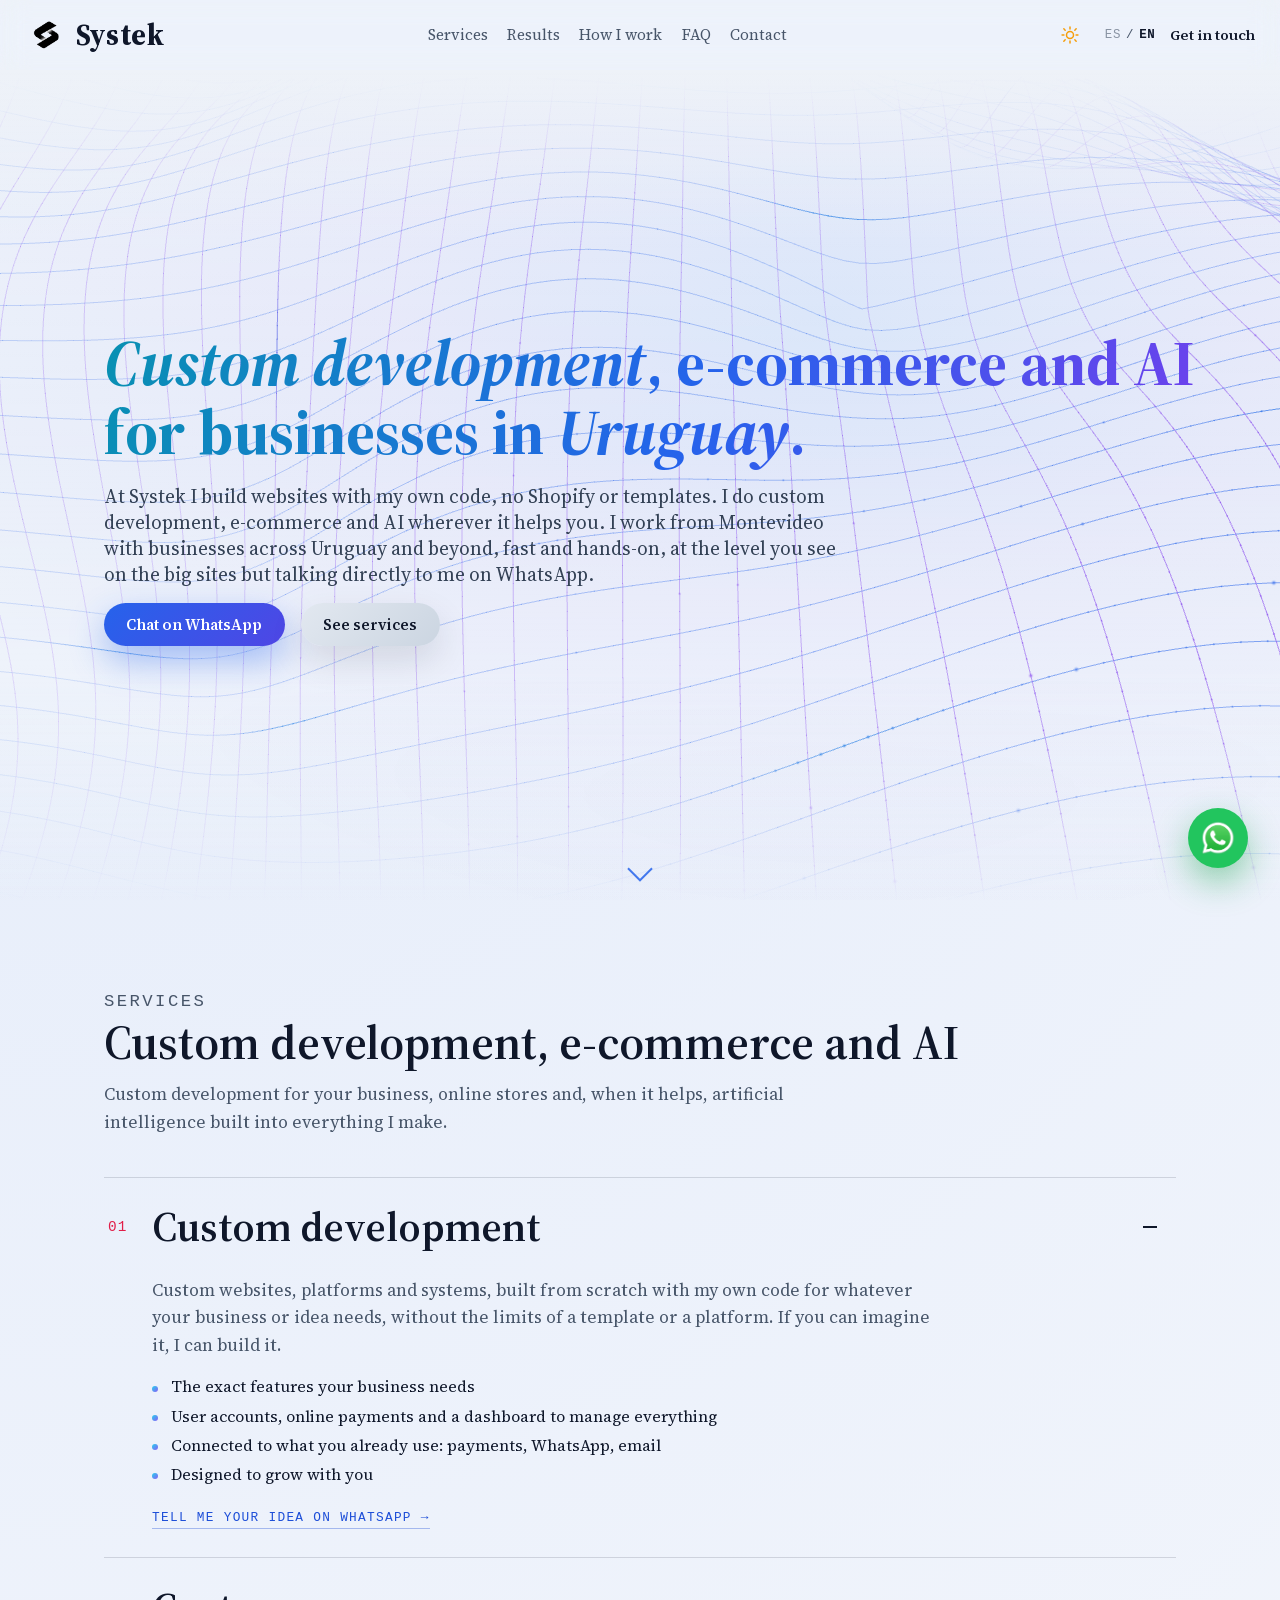
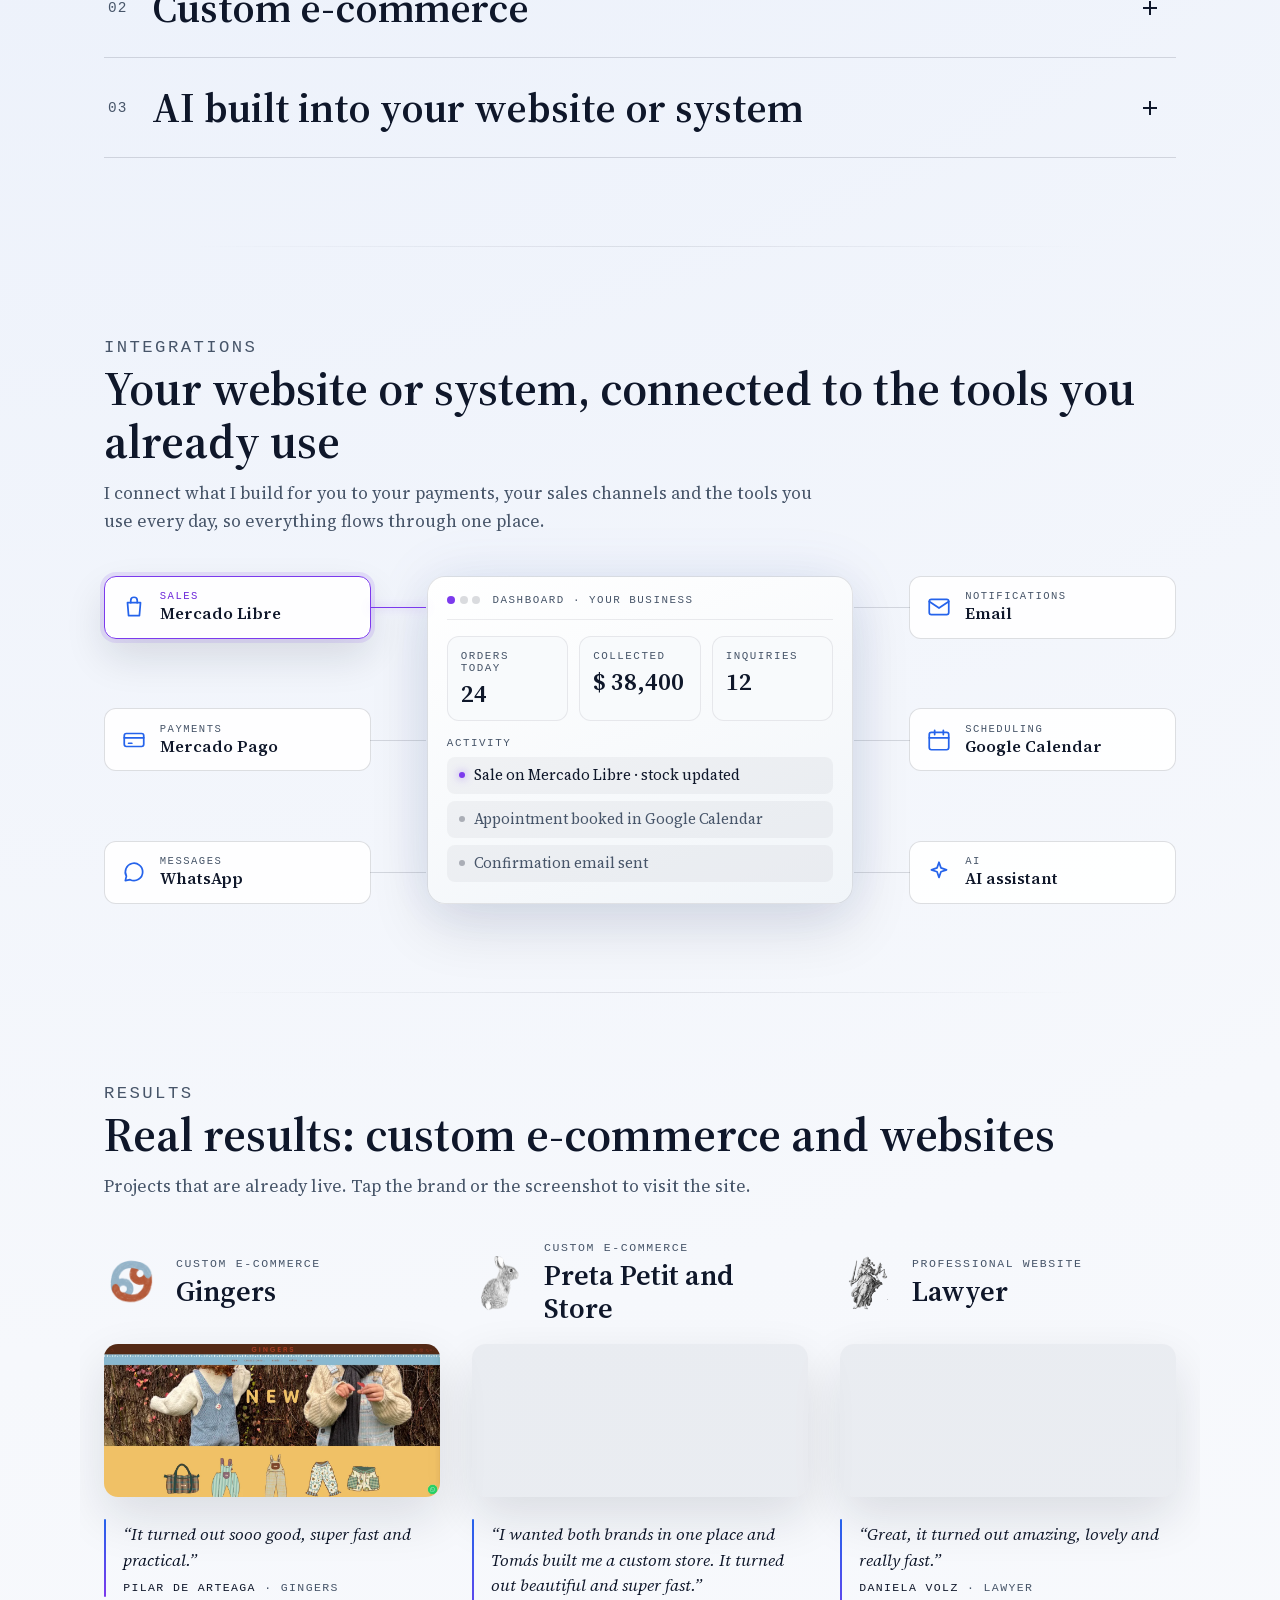
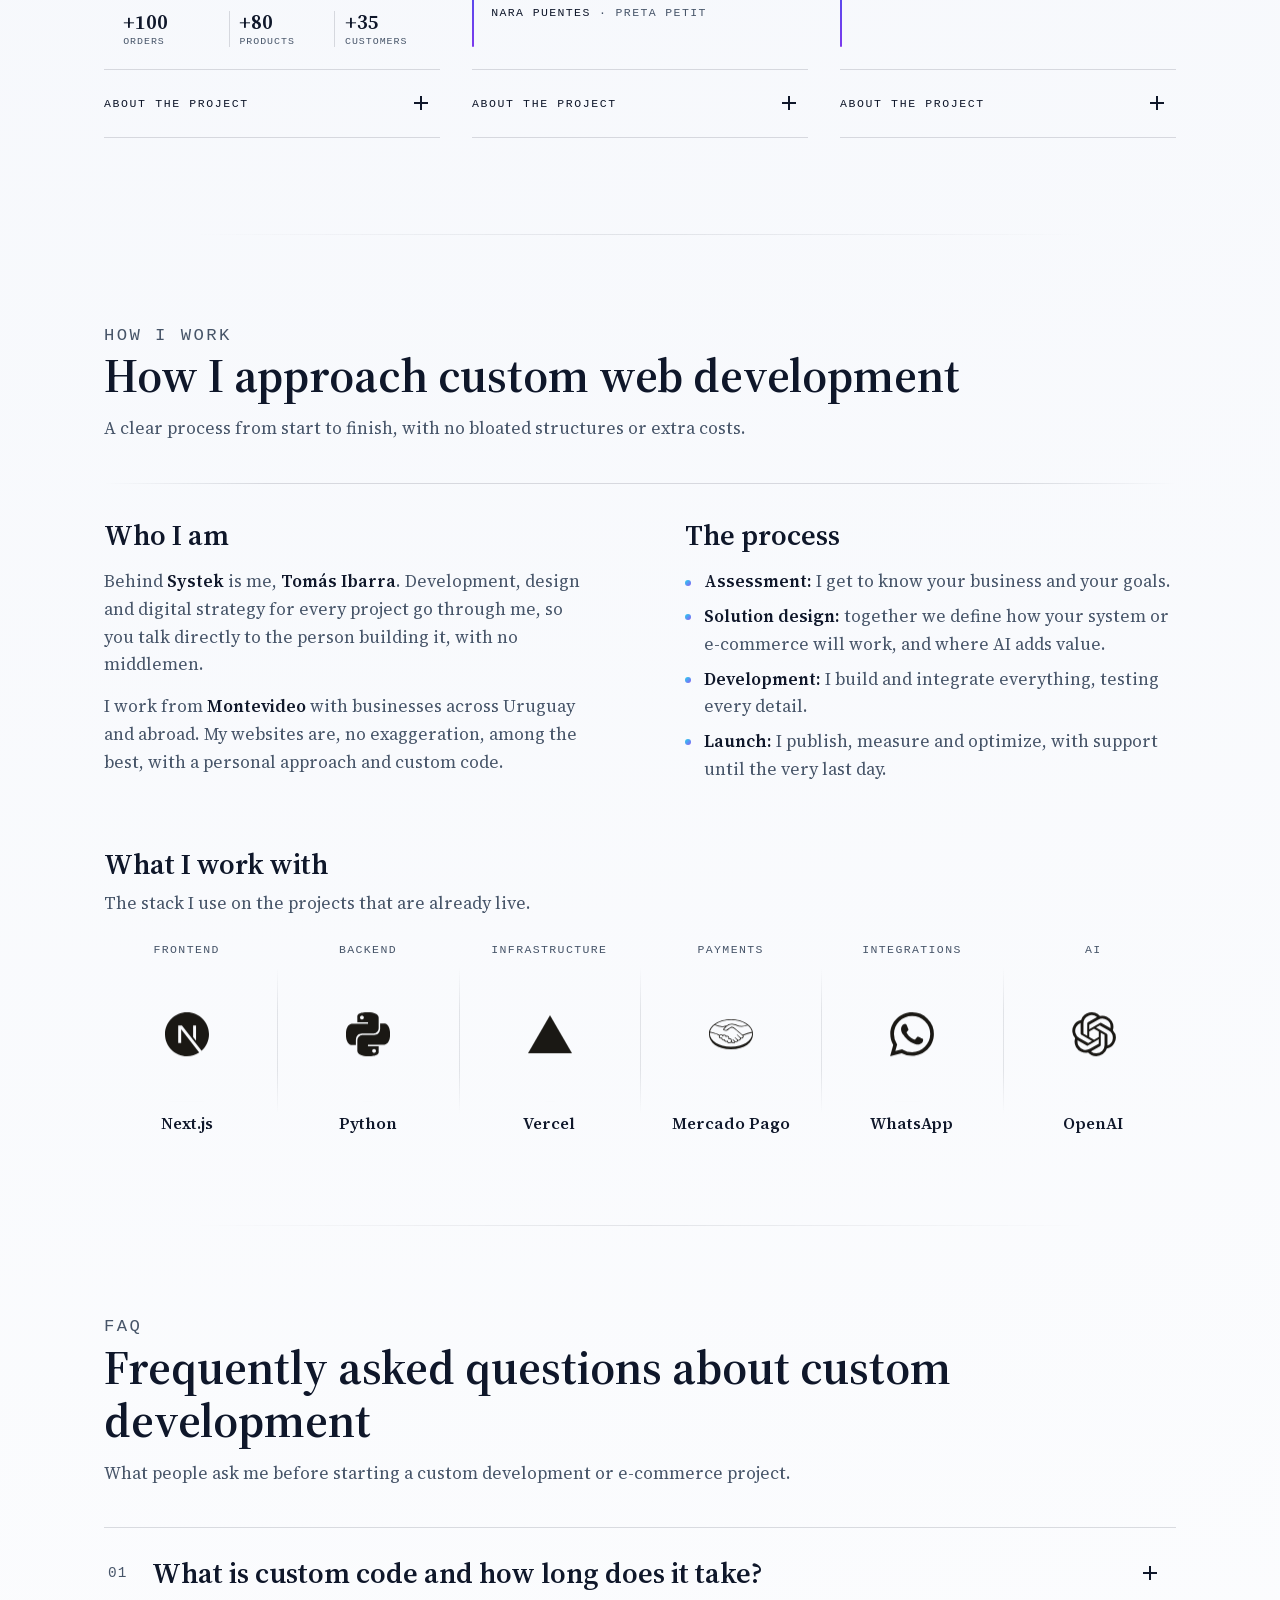
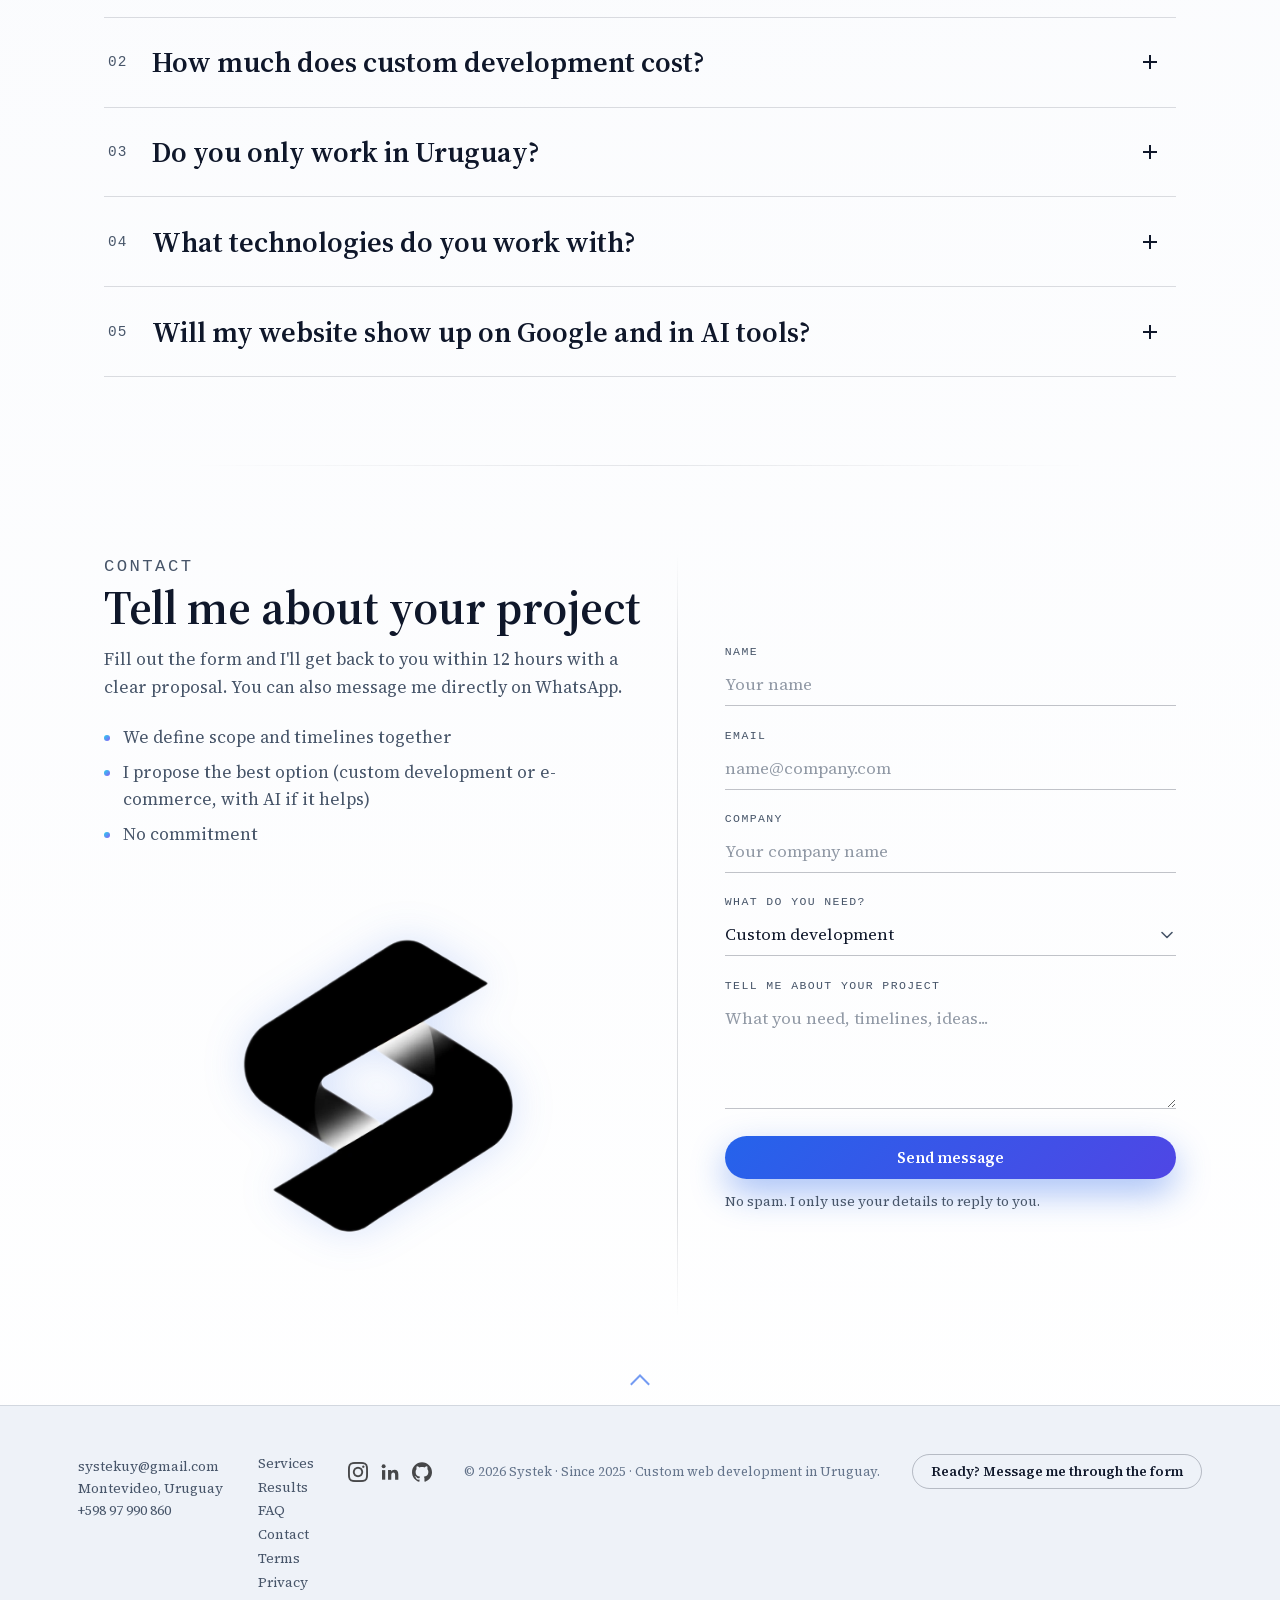
<file: en/index.html>
<!DOCTYPE html>
<html lang="en" data-theme="light">
<head>
  <meta charset="UTF-8" />
  <meta name="viewport" content="width=device-width, initial-scale=1.0" />
  <title>Systek | Custom development, e-commerce and AI in Uruguay</title>
  <meta name="description" content="I build custom software, e-commerce and AI with my own code, no Shopify or templates. From Montevideo, Uruguay, for clients anywhere." />
  <meta name="author" content="Systek" />
  <meta name="robots" content="index, follow, max-image-preview:large, max-snippet:-1, max-video-preview:-1" />
  <meta name="theme-color" content="#eef2f8" />
  <link rel="canonical" href="https://www.systek.uy/en/" />
  <link rel="alternate" hreflang="es" href="https://www.systek.uy/" />
  <link rel="alternate" hreflang="en" href="https://www.systek.uy/en/" />
  <link rel="alternate" hreflang="x-default" href="https://www.systek.uy/" />

  <!-- Open Graph -->
  <meta property="og:title" content="Systek | Custom development, e-commerce and AI in Uruguay" />
  <meta property="og:description" content="Custom development, e-commerce and AI with my own code, no Shopify or templates. From Montevideo, Uruguay, for clients anywhere." />
  <meta property="og:image" content="https://www.systek.uy/imagenes/og-image.jpg" />
  <meta property="og:image:width" content="1200" />
  <meta property="og:image:height" content="630" />
  <meta property="og:image:alt" content="Systek: custom development, e-commerce and AI in Uruguay" />
  <meta property="og:url" content="https://www.systek.uy/en/" />
  <meta property="og:type" content="website" />
  <meta property="og:locale" content="en_US" />
  <meta property="og:locale:alternate" content="es_UY" />
  <meta property="og:site_name" content="Systek" />

  <!-- Twitter -->
  <meta name="twitter:card" content="summary_large_image" />
  <meta name="twitter:title" content="Systek | Custom development, e-commerce and AI in Uruguay" />
  <meta name="twitter:description" content="Custom development, e-commerce and AI with my own code, no Shopify or templates. From Montevideo, Uruguay, for clients anywhere." />
  <meta name="twitter:image" content="https://www.systek.uy/imagenes/og-image.jpg" />
  <meta name="twitter:image:alt" content="Systek: custom development, e-commerce and AI in Uruguay" />

  <!-- Icons -->
  <link rel="icon" href="../imagenes/favicon.ico" sizes="any" />
  <link rel="icon" type="image/png" sizes="32x32" href="../imagenes/favicon-32.png" />
  <link rel="icon" type="image/png" sizes="48x48" href="../imagenes/favicon-48.png" />
  <link rel="apple-touch-icon" href="../imagenes/apple-touch-icon.png" />
  <link rel="manifest" href="../manifest.json" />

  <!-- Performance -->
  <link rel="preload" href="../font/Source_Serif_4/SourceSerif4-Variable-latin.woff2" as="font" type="font/woff2" crossorigin />
  <link rel="preload" href="../styles.css?v=20261120c" as="style" />
  <link rel="stylesheet" href="../styles.css?v=20261120c" />
  <script>
    (function () {
      var root = document.documentElement;
      root.classList.add("js");
      try {
        var theme = localStorage.getItem("theme");
        if (theme === "light" || theme === "dark") root.setAttribute("data-theme", theme);
      } catch (e) {}
    })();
  </script>

  <!-- JSON-LD -->
  <script type="application/ld+json">
  {
    "@context": "https://schema.org",
    "@graph": [
      {
        "@type": "ProfessionalService",
        "@id": "https://www.systek.uy/#business",
        "name": "Systek",
        "description": "Custom web development with my own code, no Shopify or templates: custom software, custom e-commerce and integrated artificial intelligence (language-model assistants and automations) for businesses. Based in Montevideo, Uruguay, working with clients in Uruguay, Argentina and abroad.",
        "url": "https://www.systek.uy/",
        "image": "https://www.systek.uy/imagenes/og-image.jpg",
        "logo": "https://www.systek.uy/imagenes/Systek_LogoTransparente.webp",
        "email": "systekuy@gmail.com",
        "telephone": "+59897990860",
        "priceRange": "From USD 250",
        "foundingDate": "2025",
        "founder": { "@id": "https://www.systek.uy/#fundador" },
        "areaServed": [
          { "@type": "Country", "name": "Uruguay" },
          { "@type": "City", "name": "Montevideo" },
          { "@type": "Country", "name": "Argentina" }
        ],
        "address": {
          "@type": "PostalAddress",
          "addressLocality": "Montevideo",
          "addressCountry": "UY"
        },
        "hasMap": "https://maps.app.goo.gl/rZnhSp1rqTvkkSRV8",
        "sameAs": [
          "https://www.instagram.com/systek.uy/",
          "https://www.linkedin.com/company/systekuy/",
          "https://github.com/systekuy",
          "https://maps.app.goo.gl/rZnhSp1rqTvkkSRV8"
        ],
        "knowsAbout": [
          "custom software development",
          "custom web development",
          "custom e-commerce",
          "online stores with custom code",
          "AI integration",
          "AI chatbots for WhatsApp",
          "AI agents",
          "process automation with AI",
          "SEO",
          "GEO (Generative Engine Optimization)",
          "Next.js",
          "TypeScript",
          "Python",
          "FastAPI",
          "PostgreSQL",
          "Stripe",
          "PayPal",
          "Mercado Pago",
          "n8n"
        ]
      },
      {
        "@type": "WebPage",
        "@id": "https://www.systek.uy/en/#webpage",
        "url": "https://www.systek.uy/en/",
        "name": "Systek | Custom development, e-commerce and AI in Uruguay",
        "inLanguage": "en",
        "isPartOf": { "@id": "https://www.systek.uy/#website" },
        "about": { "@id": "https://www.systek.uy/#business" }
      },
      {
        "@type": "Person",
        "@id": "https://www.systek.uy/#fundador",
        "name": "Tomás Ibarra",
        "jobTitle": "Founder and software developer",
        "worksFor": { "@id": "https://www.systek.uy/#business" },
        "sameAs": ["https://www.linkedin.com/in/ttomasibarra/"]
      },
      {
        "@type": "FAQPage",
        "mainEntity": [
          {
            "@type": "Question",
            "name": "What is custom code and how long does it take?",
            "acceptedAnswer": {
              "@type": "Answer",
              "text": "It's a website, store or system built from scratch for your business, with its own code, no Shopify or templates and no platform lock-in. You decide how every detail works and you have full control over your project. Timing depends on the scope, but a well-planned project is usually ready in weeks. I start with a short assessment and give you real timelines."
            }
          },
          {
            "@type": "Question",
            "name": "How much does custom development cost?",
            "acceptedAnswer": {
              "@type": "Answer",
              "text": "Projects start at 250 USD. The final price depends on what you need, because a professional website is not the same as an e-commerce store or a system with users, payments and integrations. After a short assessment I send you a clear quote, no fine print, so you know from day one how much you'll invest."
            }
          },
          {
            "@type": "Question",
            "name": "Do you only work in Uruguay?",
            "acceptedAnswer": {
              "@type": "Answer",
              "text": "No. I'm based in Montevideo and work with businesses all over Uruguay, and I also take projects from Argentina and anywhere else in the world. We handle everything online and over WhatsApp, directly with me."
            }
          },
          {
            "@type": "Question",
            "name": "What technologies do you work with?",
            "acceptedAnswer": {
              "@type": "Answer",
              "text": "On the frontend I use Next.js, TypeScript and Tailwind CSS, on the backend Python with FastAPI and PostgreSQL, and I deploy on Vercel and Railway. I integrate payments with Stripe, PayPal, Payoneer or Mercado Pago, emails, WhatsApp and AI (OpenAI, Claude, Gemini, automations with n8n). Always with your own code and no closed platforms."
            }
          },
          {
            "@type": "Question",
            "name": "Will my website show up on Google and in AI tools?",
            "acceptedAnswer": {
              "@type": "Answer",
              "text": "I build it ready for that from the code up. I do SEO so Google shows you and GEO so AI tools like ChatGPT, Gemini or Perplexity find you and recommend you when someone asks about what you do. I take care of speed, structured data and clear, easy-to-quote copy, and I add an llms.txt file made for AI. And if you want AI to work for your business too, I integrate artificial intelligence, such as AI chatbots for WhatsApp and your website that assist your customers 24/7, virtual assistants trained on your business information, AI agents that answer questions, take orders or book appointments, and process automation with n8n, using large language models (LLMs) from OpenAI (ChatGPT), Claude and Gemini."
            }
          }
        ]
      }
    ]
  }
  </script>

  <!-- Google Analytics 4 -->
  <script async src="https://www.googletagmanager.com/gtag/js?id=G-X9F97EE6YE"></script>
  <script>
    window.dataLayer = window.dataLayer || [];
    function gtag(){dataLayer.push(arguments);}
    gtag('js', new Date());
    gtag('config', 'G-X9F97EE6YE');
  </script>
</head>
<body id="top">
  <header class="nav">
    <div class="container nav-content">
      <a href="#top" class="logo">
        <img
          src="../imagenes/logo_blanco_transparente.webp"
          alt="Systek logo, custom web development in Uruguay"
          class="logo-img"
          width="42"
          height="42"
          fetchpriority="high"
        />
        <span class="logo-text">Systek</span>
      </a>
      <nav class="nav-links" aria-label="Main">
        <a href="#servicios">Services</a>
        <a href="#casos">Results</a>
        <a href="#proceso">How I work</a>
        <a href="#faq">FAQ</a>
        <a href="#contacto">Contact</a>
      </nav>
      <div class="nav-actions">
        <button type="button" class="theme-toggle" data-theme-toggle aria-label="Switch to light mode">
          <svg class="theme-icon theme-icon-moon" viewBox="0 0 24 24" aria-hidden="true">
            <path d="M20 14.2A8 8 0 1 1 9.8 4a6.3 6.3 0 0 0 10.2 10.2z" />
            <path class="theme-star" d="M17.2 2.6l.55 1.45 1.45.55-1.45.55-.55 1.45-.55-1.45-1.45-.55 1.45-.55z" />
            <path class="theme-star theme-star-2" d="M21.2 7.6l.35.9.9.35-.9.35-.35.9-.35-.9-.9-.35.9-.35z" />
          </svg>
          <svg class="theme-icon theme-icon-sun" viewBox="0 0 24 24" aria-hidden="true">
            <circle cx="12" cy="12" r="4.2" />
            <path d="M12 2.5v2.2M12 19.3v2.2M4.6 4.6l1.6 1.6M17.8 17.8l1.6 1.6M2.5 12h2.2M19.3 12h2.2M4.6 19.4l1.6-1.6M17.8 6.2l1.6-1.6" />
          </svg>
        </button>
        <div class="lang-switch" role="group" aria-label="Language">
          <a href="../" hreflang="es" lang="es">ES</a>
          <span aria-hidden="true">/</span>
          <a href="./" hreflang="en" lang="en" aria-current="true">EN</a>
        </div>
        <a href="#contacto" class="nav-cta">Get in touch</a>
      </div>
    </div>
  </header>

  <main>
    <section class="hero" aria-labelledby="hero-title">
      <div class="hero-bg" aria-hidden="true">
        <canvas id="hero-mesh" class="hero-mesh"></canvas>
      </div>
      <div class="container hero-grid-content">
        <div class="hero-copy">
          <h1 id="hero-title">
            <span class="gradient-text"><span class="hero-line"><span class="hero-part"><em>Custom development</em>,</span> <span class="hero-part">e-commerce and AI</span></span> <span class="hero-line">for businesses in <em>Uruguay</em>.</span></span>
          </h1>
          <p class="hero-tagline">One-of-a-kind work: you dream it, Systek builds it.</p>
          <p class="hero-subtitle">
            At Systek I build websites with my own code, no Shopify or templates. I do custom development, e-commerce and AI wherever it helps you.
            I work from Montevideo with businesses across Uruguay and beyond, fast and hands-on, at the level you see on the big sites but talking directly to me on WhatsApp.
          </p>
          <div class="hero-actions">
            <a href="https://wa.me/59897990860" class="btn" target="_blank" rel="noopener noreferrer">Chat on WhatsApp</a>
            <a href="#servicios" class="btn btn-secondary">See services</a>
          </div>
        </div>
      </div>
      <a href="#servicios" class="hero-scroll-hint" aria-label="Scroll down to services">
        <span class="hero-scroll-hint-icon" aria-hidden="true"></span>
      </a>
    </section>

    <section id="servicios" class="section" aria-labelledby="servicios-title">
      <div class="container">
        <div class="section-header reveal">
          <p class="eyebrow" aria-hidden="true">Services</p>
          <h2 id="servicios-title">Custom development, e-commerce and AI</h2>
          <p>Custom development for your business, online stores and, when it helps, artificial intelligence built into everything I make.</p>
        </div>

        <div class="services-accordion" data-accordion="first-open">
          <article class="service-item" data-accordion-item>
            <h3 class="service-heading">
              <button type="button" class="service-toggle" data-accordion-toggle id="servicio-desarrollos-btn" aria-expanded="true" aria-controls="servicio-desarrollos">
                <span class="service-num" aria-hidden="true">01</span>
                <span class="service-title">Custom development</span>
                <span class="service-icon" aria-hidden="true"></span>
              </button>
            </h3>
            <div class="service-panel" data-accordion-panel id="servicio-desarrollos" role="region" aria-labelledby="servicio-desarrollos-btn">
              <div class="service-panel-inner">
                <p>
                  Custom websites, platforms and systems, built from scratch with my own code for whatever your
                  business or idea needs, without the limits of a template or a platform. If you can imagine it, I can
                  build it.
                </p>
                <ul class="service-list">
                  <li>The exact features your business needs</li>
                  <li>User accounts, online payments and a dashboard to manage everything</li>
                  <li>Connected to what you already use: payments, WhatsApp, email</li>
                  <li>Designed to grow with you</li>
                </ul>
                <a href="https://wa.me/59897990860" class="service-link" target="_blank" rel="noopener noreferrer">Tell me your idea on WhatsApp</a>
              </div>
            </div>
          </article>

          <article class="service-item" data-accordion-item>
            <h3 class="service-heading">
              <button type="button" class="service-toggle" data-accordion-toggle id="servicio-ecommerce-btn" aria-expanded="true" aria-controls="servicio-ecommerce">
                <span class="service-num" aria-hidden="true">02</span>
                <span class="service-title">Custom e-commerce</span>
                <span class="service-icon" aria-hidden="true"></span>
              </button>
            </h3>
            <div class="service-panel" data-accordion-panel id="servicio-ecommerce" role="region" aria-labelledby="servicio-ecommerce-btn">
              <div class="service-panel-inner">
                <p>
                  Your online store built from scratch with its own code, no Shopify or templates, so it works the way
                  you want and not the way a platform lets you.
                </p>
                <ul class="service-list">
                  <li>Catalog, cart and checkout designed around your product</li>
                  <li>Payments with Stripe, PayPal or Mercado Pago (including international), shipping and analytics</li>
                  <li>SEO and GEO: get found on Google and recommended by AI tools like ChatGPT or Claude</li>
                </ul>
                <a href="#casos" class="service-link">See Gingers, an e-commerce store I built</a>
              </div>
            </div>
          </article>

          <article class="service-item" data-accordion-item>
            <h3 class="service-heading">
              <button type="button" class="service-toggle" data-accordion-toggle id="servicio-ia-btn" aria-expanded="true" aria-controls="servicio-ia">
                <span class="service-num" aria-hidden="true">03</span>
                <span class="service-title">AI built into your website or system</span>
                <span class="service-icon" aria-hidden="true"></span>
              </button>
            </h3>
            <div class="service-panel" data-accordion-panel id="servicio-ia" role="region" aria-labelledby="servicio-ia-btn">
              <div class="service-panel-inner">
                <p>
                  I add artificial intelligence to your system or e-commerce as a built-in extra. I use language
                  models to build assistants that know your business and automations that take repetitive tasks off
                  your plate.
                </p>
                <ul class="service-list">
                  <li>Assistants that answer your customers 24/7 on your website or WhatsApp</li>
                  <li>Trained on your business information</li>
                  <li>Customer service and sales automations with n8n, connected to your system</li>
                  <li>With the models that fit each case best: OpenAI, Claude, Gemini or local options like Ollama</li>
                </ul>
                <a href="#integraciones" class="service-link">See what it connects to</a>
              </div>
            </div>
          </article>
        </div>
      </div>
    </section>

    <section id="integraciones" class="section" aria-labelledby="integraciones-title">
      <div class="container">
        <div class="section-header reveal">
          <p class="eyebrow" aria-hidden="true">Integrations</p>
          <h2 id="integraciones-title">Your website or system, connected to the tools you already use</h2>
          <p>
            I connect what I build for you to your payments, your sales channels and the tools you use every
            day, so everything flows through one place.
          </p>
        </div>

        <div class="eco" data-eco>
          <ul class="eco-nodes eco-nodes-left">
            <li class="eco-node is-active" data-event="Sale on Mercado Libre · stock updated" data-effect="pedidos:1,cobrado:2350">
              <svg class="eco-icon" viewBox="0 0 24 24" aria-hidden="true"><path d="M6 8h12l-1 12H7L6 8z"/><path d="M9 8V6a3 3 0 0 1 6 0v2"/></svg>
              <span class="eco-label">Sales</span>
              <span class="eco-name">Mercado Libre</span>
            </li>
            <li class="eco-node" data-event="Payment approved with Mercado Pago · order confirmed" data-effect="pedidos:1,cobrado:1890">
              <svg class="eco-icon" viewBox="0 0 24 24" aria-hidden="true"><rect x="3" y="6" width="18" height="12" rx="2"/><path d="M3 10h18M7 15h3"/></svg>
              <span class="eco-label">Payments</span>
              <span class="eco-name">Mercado Pago</span>
            </li>
            <li class="eco-node" data-event="WhatsApp inquiry · answered instantly" data-effect="consultas:1">
              <svg class="eco-icon" viewBox="0 0 24 24" aria-hidden="true"><path d="M20 12a8 8 0 0 1-11.6 7.1L4 20l1-4.2A8 8 0 1 1 20 12z"/></svg>
              <span class="eco-label">Messages</span>
              <span class="eco-name">WhatsApp</span>
            </li>
          </ul>

          <div class="eco-panel" role="img" aria-label="Illustrative example of a management dashboard connected to Mercado Libre, Mercado Pago, WhatsApp, email, Google Calendar and an AI assistant">
            <div class="eco-panel-bar" aria-hidden="true">
              <span class="eco-dots"><i></i><i></i><i></i></span>
              <span class="eco-panel-title">Dashboard · your business</span>
            </div>
            <div class="eco-metrics" aria-hidden="true">
              <div class="eco-metric">
                <span class="eco-metric-label">Orders today</span>
                <span class="eco-metric-value" data-eco-metric="pedidos">24</span>
              </div>
              <div class="eco-metric">
                <span class="eco-metric-label">Collected</span>
                <span class="eco-metric-value" data-eco-metric="cobrado">$ 38,400</span>
              </div>
              <div class="eco-metric">
                <span class="eco-metric-label">Inquiries</span>
                <span class="eco-metric-value" data-eco-metric="consultas">12</span>
              </div>
            </div>
            <div class="eco-activity" aria-hidden="true">
              <span class="eco-activity-label">Activity</span>
              <ul class="eco-activity-list" data-eco-activity>
                <li class="is-new">Sale on Mercado Libre · stock updated</li>
                <li>Appointment booked in Google Calendar</li>
                <li>Confirmation email sent</li>
              </ul>
            </div>
          </div>

          <ul class="eco-nodes eco-nodes-right">
            <li class="eco-node" data-event="Confirmation email sent">
              <svg class="eco-icon" viewBox="0 0 24 24" aria-hidden="true"><rect x="3" y="5" width="18" height="14" rx="2"/><path d="m3 7 9 6 9-6"/></svg>
              <span class="eco-label">Notifications</span>
              <span class="eco-name">Email</span>
            </li>
            <li class="eco-node" data-event="Appointment booked in Google Calendar" data-effect="consultas:1">
              <svg class="eco-icon" viewBox="0 0 24 24" aria-hidden="true"><rect x="3" y="5" width="18" height="16" rx="2"/><path d="M3 10h18M8 3v4M16 3v4"/></svg>
              <span class="eco-label">Scheduling</span>
              <span class="eco-name">Google Calendar</span>
            </li>
            <li class="eco-node" data-event="AI assistant answered 5 inquiries" data-effect="consultas:5">
              <svg class="eco-icon" viewBox="0 0 24 24" aria-hidden="true"><path d="M12 3l1.8 5.2L19 10l-5.2 1.8L12 17l-1.8-5.2L5 10l5.2-1.8z"/></svg>
              <span class="eco-label">AI</span>
              <span class="eco-name">AI assistant</span>
            </li>
          </ul>
        </div>
      </div>
    </section>

    <section id="casos" class="section" aria-labelledby="casos-title">
      <div class="container">
        <div class="section-header reveal">
          <p class="eyebrow" aria-hidden="true">Results</p>
          <h2 id="casos-title">Real results: custom e-commerce and websites</h2>
          <p>Projects that are already live. Tap the brand or the screenshot to visit the site.</p>
        </div>
        <div class="cases-grid" data-accordion="closed">
          <article class="case reveal" data-accordion-item>
            <header class="case-head">
              <a class="case-logo-link" href="https://gingers.com.uy" target="_blank" rel="noopener noreferrer" tabindex="-1">
                <img src="../imagenes/gingers_logo.webp"
                     alt="Gingers logo"
                     class="case-logo case-logo-spin"
                     width="56"
                     height="56"
                     loading="lazy"
                     decoding="async" />
              </a>
              <div>
                <p class="case-kind">Custom e-commerce</p>
                <h3 class="case-title">
                  <a href="https://gingers.com.uy" target="_blank" rel="noopener noreferrer">Gingers</a>
                </h3>
              </div>
            </header>
            <a class="case-media" href="https://gingers.com.uy" target="_blank" rel="noopener noreferrer" tabindex="-1">
              <img src="../imagenes/gin.webp"
                   alt="Screenshot of the Gingers e-commerce store in Uruguay"
                   class="case-img"
                   width="1200"
                   height="546"
                   loading="lazy"
                   decoding="async" />
            </a>
            <div class="case-proof">
              <blockquote class="case-quote">
                <p>“It turned out sooo good, super fast and practical.”</p>
                <footer><span class="case-quote-name">Pilar de Arteaga</span> · Gingers</footer>
              </blockquote>
              <ul class="case-metrics" aria-label="Gingers results">
                <li><strong data-count="100" data-prefix="+">+100</strong><span>orders</span></li>
                <li><strong data-count="80" data-prefix="+">+80</strong><span>products</span></li>
                <li><strong data-count="35" data-prefix="+">+35</strong><span>customers</span></li>
              </ul>
            </div>
            <div class="case-foot">
              <div class="case-more">
                <button type="button" class="case-toggle" data-accordion-toggle id="caso-gingers-btn" aria-expanded="true" aria-controls="caso-gingers">
                  <span>About the project</span>
                  <span class="service-icon" aria-hidden="true"></span>
                </button>
                <div class="case-panel" data-accordion-panel id="caso-gingers" role="region" aria-labelledby="caso-gingers-btn">
                  <div class="case-panel-inner">
                    <p>
                      <strong>Gingers</strong> needed its store built from scratch. Today its e-commerce is one of the business's main sources of revenue.
                    </p>
                    <p>
                      I built the store and its custom management dashboard: orders, products, customers and revenue in one place,
                      with Mercado Pago payments, automatic emails for every order, WhatsApp notifications and PDF invoices.
                    </p>
                    <a href="https://gingers.com.uy" class="service-link" target="_blank" rel="noopener noreferrer">Visit gingers.com.uy</a>
                  </div>
                </div>
              </div>
            </div>
          </article>

          <article class="case reveal" data-accordion-item>
            <header class="case-head">
              <a class="case-logo-link" href="https://www.preta.uy" target="_blank" rel="noopener noreferrer" tabindex="-1">
                <img src="../imagenes/preta_logo.webp"
                     alt="Preta Petit logo"
                     class="case-logo"
                     width="56"
                     height="56"
                     loading="lazy"
                     decoding="async" />
              </a>
              <div>
                <p class="case-kind">Custom e-commerce</p>
                <h3 class="case-title">
                  <a href="https://www.preta.uy" target="_blank" rel="noopener noreferrer">Preta Petit and Store</a>
                </h3>
              </div>
            </header>
            <a class="case-media" href="https://www.preta.uy" target="_blank" rel="noopener noreferrer" tabindex="-1">
              <img src="../imagenes/preta.webp"
                   alt="Screenshot of the Preta Petit and Preta Store knitwear e-commerce store in Uruguay"
                   class="case-img"
                   width="1200"
                   height="546"
                   loading="lazy"
                   decoding="async" />
            </a>
            <blockquote class="case-quote">
              <p>“I wanted both brands in one place and Tomás built me a custom store. It turned out beautiful and super fast.”</p>
              <footer><span class="case-quote-name">Nara Puentes</span> · Preta Petit</footer>
            </blockquote>
            <div class="case-foot">
              <div class="case-more">
                <button type="button" class="case-toggle" data-accordion-toggle id="caso-preta-btn" aria-expanded="true" aria-controls="caso-preta">
                  <span>About the project</span>
                  <span class="service-icon" aria-hidden="true"></span>
                </button>
                <div class="case-panel" data-accordion-panel id="caso-preta" role="region" aria-labelledby="caso-preta-btn">
                  <div class="case-panel-inner">
                    <p>
                      <strong>Preta</strong> sells hand-knitted clothing from Tacuarembó, Uruguay, under two brands: Preta Petit for babies and kids, and Preta Store for adults.
                    </p>
                    <p>
                      I built its custom e-commerce store from scratch: both brands on one site, each with its own identity, with one cart, one shipment and one payment.
                      Customers can shop in Spanish, English or Portuguese, with shipping across Uruguay and to Brazil, and payment by Mercado Pago, bank transfer or Pix.
                      Text, photos and products are edited from its own admin panel, and the store is set up with SEO and GEO.
                    </p>
                    <a href="https://www.preta.uy" class="service-link" target="_blank" rel="noopener noreferrer">Visit preta.uy</a>
                  </div>
                </div>
              </div>
            </div>
          </article>

          <article class="case reveal" data-accordion-item>
            <header class="case-head">
              <a class="case-logo-link" href="https://danielavolzabogada.com.uy" target="_blank" rel="noopener noreferrer" tabindex="-1">
                <img src="../imagenes/abogada_logo.webp"
                     alt="Logo of Daniela Volz, lawyer"
                     class="case-logo"
                     width="56"
                     height="56"
                     loading="lazy"
                     decoding="async" />
              </a>
              <div>
                <p class="case-kind">Professional website</p>
                <h3 class="case-title">
                  <a href="https://danielavolzabogada.com.uy" target="_blank" rel="noopener noreferrer">Lawyer</a>
                </h3>
              </div>
            </header>
            <a class="case-media" href="https://danielavolzabogada.com.uy" target="_blank" rel="noopener noreferrer" tabindex="-1">
              <img src="../imagenes/abogada.webp"
                   alt="Screenshot of Daniela Volz's professional website in Uruguay"
                   class="case-img"
                   width="1200"
                   height="546"
                   loading="lazy"
                   decoding="async" />
            </a>
            <blockquote class="case-quote">
              <p>“Great, it turned out amazing, lovely and really fast.”</p>
              <footer><span class="case-quote-name">Daniela Volz</span> · lawyer</footer>
            </blockquote>
            <div class="case-foot">
              <div class="case-more">
                <button type="button" class="case-toggle" data-accordion-toggle id="caso-volz-btn" aria-expanded="true" aria-controls="caso-volz">
                  <span>About the project</span>
                  <span class="service-icon" aria-hidden="true"></span>
                </button>
                <div class="case-panel" data-accordion-panel id="caso-volz" role="region" aria-labelledby="caso-volz-btn">
                  <div class="case-panel-inner">
                    <p>
                      A simple, fast website to showcase services. With solid SEO, it brought in new inquiries and projects.
                    </p>
                    <a href="https://danielavolzabogada.com.uy" class="service-link" target="_blank" rel="noopener noreferrer">Visit danielavolzabogada.com.uy</a>
                  </div>
                </div>
              </div>
            </div>
          </article>
        </div>
        <div class="cases-nav" role="group" aria-label="Browse the projects" hidden>
          <button type="button" class="cases-arrow" data-cases-prev aria-label="See previous projects"><svg viewBox="0 0 24 24" width="20" height="20" fill="none" stroke="currentColor" stroke-width="2" stroke-linecap="round" stroke-linejoin="round" aria-hidden="true"><path d="M15 6l-6 6 6 6" /></svg></button>
          <button type="button" class="cases-arrow" data-cases-next aria-label="See more projects"><svg viewBox="0 0 24 24" width="20" height="20" fill="none" stroke="currentColor" stroke-width="2" stroke-linecap="round" stroke-linejoin="round" aria-hidden="true"><path d="M9 6l6 6-6 6" /></svg></button>
        </div>
      </div>
    </section>

    <section id="proceso" class="section" aria-labelledby="proceso-title">
      <div class="container">
        <div class="section-header reveal">
          <p class="eyebrow" aria-hidden="true">How I work</p>
          <h2 id="proceso-title">How I approach custom web development</h2>
          <p>A clear process from start to finish, with no bloated structures or extra costs.</p>
        </div>

        <div class="steps">
          <div class="step reveal">
            <h3>Who I am</h3>
            <p>
              Behind <strong>Systek</strong> is me, <strong>Tomás Ibarra</strong>. Development, design and digital
              strategy for every project go through me, so you talk directly to the person building it, with no
              middlemen.
            </p>
            <p>
              I work from <strong>Montevideo</strong> with businesses across Uruguay and abroad.
              My websites are, no exaggeration, among the best, with a personal approach and custom code.
            </p>
          </div>

          <div class="step reveal">
            <h3>The process</h3>
            <ul class="service-list">
              <li><strong>Assessment:</strong> I get to know your business and your goals.</li>
              <li><strong>Solution design:</strong> together we define how your system or e-commerce will work, and where AI adds value.</li>
              <li><strong>Development:</strong> I build and integrate everything, testing every detail.</li>
              <li><strong>Launch:</strong> I publish, measure and optimize, with support until the very last day.</li>
            </ul>
          </div>
        </div>

        <div class="stack reveal" aria-labelledby="stack-title">
          <h3 id="stack-title" class="stack-title">What I work with</h3>
          <p class="stack-intro">The stack I use on the projects that are already live.</p>
          <div class="reels" data-reels>
          <div class="reel">
            <p class="reel-label">Frontend</p>
            <div class="reel-window">
              <ul class="reel-strip">
                <li class="is-focus"><img src="../imagenes/stack/nextdotjs.svg" alt="Next.js" width="48" height="48" loading="lazy" decoding="async" /></li>
                <li><img src="../imagenes/stack/typescript.svg" alt="TypeScript" width="48" height="48" loading="lazy" decoding="async" /></li>
                <li><img src="../imagenes/stack/tailwindcss.svg" alt="Tailwind CSS" width="48" height="48" loading="lazy" decoding="async" /></li>
              </ul>
            </div>
            <p class="reel-name">Next.js</p>
          </div>
          <div class="reel">
            <p class="reel-label">Backend</p>
            <div class="reel-window">
              <ul class="reel-strip">
                <li class="is-focus"><img src="../imagenes/stack/python.svg" alt="Python" width="48" height="48" loading="lazy" decoding="async" /></li>
                <li><img src="../imagenes/stack/fastapi.svg" alt="FastAPI" width="48" height="48" loading="lazy" decoding="async" /></li>
                <li><img src="../imagenes/stack/sqlalchemy.svg" alt="SQLAlchemy" width="48" height="48" loading="lazy" decoding="async" /></li>
                <li><img src="../imagenes/stack/postgresql.svg" alt="PostgreSQL" width="48" height="48" loading="lazy" decoding="async" /></li>
              </ul>
            </div>
            <p class="reel-name">Python</p>
          </div>
          <div class="reel">
            <p class="reel-label">Infrastructure</p>
            <div class="reel-window">
              <ul class="reel-strip">
                <li class="is-focus"><img src="../imagenes/stack/vercel.svg" alt="Vercel" width="48" height="48" loading="lazy" decoding="async" /></li>
                <li><img src="../imagenes/stack/railway.svg" alt="Railway" width="48" height="48" loading="lazy" decoding="async" /></li>
                <li><img src="../imagenes/stack/github.svg" alt="GitHub" width="48" height="48" loading="lazy" decoding="async" /></li>
              </ul>
            </div>
            <p class="reel-name">Vercel</p>
          </div>
          <div class="reel">
            <p class="reel-label">Payments</p>
            <div class="reel-window">
              <ul class="reel-strip">
                <li class="is-focus"><img src="../imagenes/stack/mercadopago.svg" alt="Mercado Pago" width="48" height="48" loading="lazy" decoding="async" /></li>
                <li><img src="../imagenes/stack/stripe.svg" alt="Stripe" width="48" height="48" loading="lazy" decoding="async" /></li>
                <li><img src="../imagenes/stack/paypal.svg" alt="PayPal" width="48" height="48" loading="lazy" decoding="async" /></li>
                <li><img src="../imagenes/stack/payoneer.svg" alt="Payoneer" width="48" height="48" loading="lazy" decoding="async" /></li>
              </ul>
            </div>
            <p class="reel-name">Mercado Pago</p>
          </div>
          <div class="reel">
            <p class="reel-label">Integrations</p>
            <div class="reel-window">
              <ul class="reel-strip">
                <li class="is-focus"><img src="../imagenes/stack/whatsapp.svg" alt="WhatsApp" width="48" height="48" loading="lazy" decoding="async" /></li>
                <li><img src="../imagenes/stack/resend.svg" alt="Resend" width="48" height="48" loading="lazy" decoding="async" /></li>
                <li><img src="../imagenes/stack/cloudinary.svg" alt="Cloudinary" width="48" height="48" loading="lazy" decoding="async" /></li>
                <li><img src="../imagenes/stack/googleanalytics.svg" alt="Google Analytics" width="48" height="48" loading="lazy" decoding="async" /></li>
                <li><img src="../imagenes/stack/googlesearchconsole.svg" alt="Search Console" width="48" height="48" loading="lazy" decoding="async" /></li>
              </ul>
            </div>
            <p class="reel-name">WhatsApp</p>
          </div>
          <div class="reel">
            <p class="reel-label">AI</p>
            <div class="reel-window">
              <ul class="reel-strip">
                <li class="is-focus"><img src="../imagenes/stack/openai.svg" alt="OpenAI" width="48" height="48" loading="lazy" decoding="async" /></li>
                <li><img src="../imagenes/stack/claude.svg" alt="Claude" width="48" height="48" loading="lazy" decoding="async" /></li>
                <li><img src="../imagenes/stack/googlegemini.svg" alt="Gemini" width="48" height="48" loading="lazy" decoding="async" /></li>
                <li><img src="../imagenes/stack/grok.svg" alt="Grok" width="48" height="48" loading="lazy" decoding="async" /></li>
                <li><img src="../imagenes/stack/ollama.svg" alt="Ollama" width="48" height="48" loading="lazy" decoding="async" /></li>
                <li><img src="../imagenes/stack/n8n.svg" alt="n8n" width="48" height="48" loading="lazy" decoding="async" /></li>
              </ul>
            </div>
            <p class="reel-name">OpenAI</p>
          </div>
          </div>
        </div>
      </div>
    </section>

    <section id="faq" class="section" aria-labelledby="faq-title">
      <div class="container">
        <div class="section-header reveal">
          <p class="eyebrow" aria-hidden="true">FAQ</p>
          <h2 id="faq-title">Frequently asked questions about custom development</h2>
          <p>What people ask me before starting a custom development or e-commerce project.</p>
        </div>
        <div class="faq-list" data-accordion="closed" data-hover-open>
          <div class="faq-item reveal" data-accordion-item>
            <h3 class="faq-q">
              <button type="button" class="faq-toggle" data-accordion-toggle id="faq-1-btn" aria-expanded="true" aria-controls="faq-1">
                <span class="faq-num" aria-hidden="true">01</span>
                <span class="faq-text">What is custom code and how long does it take?</span>
                <span class="service-icon" aria-hidden="true"></span>
              </button>
            </h3>
            <div class="faq-panel" data-accordion-panel id="faq-1" role="region" aria-labelledby="faq-1-btn">
              <div class="faq-panel-inner">
                <p>
                  It's a website, store or system built from scratch for your business, with its own code, no Shopify
                  or templates and no platform lock-in. You decide how every detail works and you have full control
                  over your project. Timing depends on the scope, but a well-planned project is usually ready in
                  weeks. I start with a short assessment and give you real timelines.
                </p>
              </div>
            </div>
          </div>
          <div class="faq-item reveal" data-accordion-item>
            <h3 class="faq-q">
              <button type="button" class="faq-toggle" data-accordion-toggle id="faq-2-btn" aria-expanded="true" aria-controls="faq-2">
                <span class="faq-num" aria-hidden="true">02</span>
                <span class="faq-text">How much does custom development cost?</span>
                <span class="service-icon" aria-hidden="true"></span>
              </button>
            </h3>
            <div class="faq-panel" data-accordion-panel id="faq-2" role="region" aria-labelledby="faq-2-btn">
              <div class="faq-panel-inner">
                <p>
                  Projects start at 250 USD. The final price depends on what you need, because a professional website
                  is not the same as an e-commerce store or a system with users, payments and integrations. After a
                  short assessment I send you a clear quote, no fine print, so you know from day one how much you'll
                  invest.
                </p>
              </div>
            </div>
          </div>
          <div class="faq-item reveal" data-accordion-item>
            <h3 class="faq-q">
              <button type="button" class="faq-toggle" data-accordion-toggle id="faq-3-btn" aria-expanded="true" aria-controls="faq-3">
                <span class="faq-num" aria-hidden="true">03</span>
                <span class="faq-text">Do you only work in Uruguay?</span>
                <span class="service-icon" aria-hidden="true"></span>
              </button>
            </h3>
            <div class="faq-panel" data-accordion-panel id="faq-3" role="region" aria-labelledby="faq-3-btn">
              <div class="faq-panel-inner">
                <p>
                  No. I'm based in Montevideo and work with businesses all over Uruguay, and I also take projects from
                  Argentina and anywhere else in the world. We handle everything online and over WhatsApp, directly with me.
                </p>
              </div>
            </div>
          </div>
          <div class="faq-item reveal" data-accordion-item>
            <h3 class="faq-q">
              <button type="button" class="faq-toggle" data-accordion-toggle id="faq-4-btn" aria-expanded="true" aria-controls="faq-4">
                <span class="faq-num" aria-hidden="true">04</span>
                <span class="faq-text">What technologies do you work with?</span>
                <span class="service-icon" aria-hidden="true"></span>
              </button>
            </h3>
            <div class="faq-panel" data-accordion-panel id="faq-4" role="region" aria-labelledby="faq-4-btn">
              <div class="faq-panel-inner">
                <p>
                  On the frontend I use Next.js, TypeScript and Tailwind CSS, on the backend Python with FastAPI and
                  PostgreSQL, and I deploy on Vercel and Railway. I integrate payments with Stripe, PayPal, Payoneer
                  or Mercado Pago, emails, WhatsApp and AI (OpenAI, Claude, Gemini, automations with n8n). Always with
                  your own code and no closed platforms.
                </p>
              </div>
            </div>
          </div>
          <div class="faq-item reveal" data-accordion-item>
            <h3 class="faq-q">
              <button type="button" class="faq-toggle" data-accordion-toggle id="faq-5-btn" aria-expanded="true" aria-controls="faq-5">
                <span class="faq-num" aria-hidden="true">05</span>
                <span class="faq-text">Will my website show up on Google and in AI tools?</span>
                <span class="service-icon" aria-hidden="true"></span>
              </button>
            </h3>
            <div class="faq-panel" data-accordion-panel id="faq-5" role="region" aria-labelledby="faq-5-btn">
              <div class="faq-panel-inner">
                <p>
                  I build it ready for that from the code up. I do SEO so Google shows you and GEO so AI tools like
                  ChatGPT, Gemini or Perplexity find you and recommend you when someone asks about what you do. I take
                  care of speed, structured data and clear, easy-to-quote copy, and I add an llms.txt file made for
                  AI. And if you want AI to work for your business too, I integrate artificial intelligence, such as
                  AI chatbots for WhatsApp and your website that assist your customers 24/7, virtual assistants
                  trained on your business information, AI agents that answer questions, take orders or book
                  appointments, and process automation with n8n, using large language models (LLMs) from OpenAI
                  (ChatGPT), Claude and Gemini.
                </p>
              </div>
            </div>
          </div>
        </div>
      </div>
    </section>

    <section id="contacto" class="section contact" aria-labelledby="contacto-title">
      <div class="container contact-grid">
        <div class="reveal contact-intro">
          <p class="eyebrow" aria-hidden="true">Contact</p>
          <h2 id="contacto-title">Tell me about your project</h2>
          <p>
            Fill out the form and I'll get back to you within 12 hours with a clear proposal.
            You can also message me directly on WhatsApp.
          </p>
          <ul class="contact-list">
            <li>We define scope and timelines together</li>
            <li>I propose the best option (custom development or e-commerce, with AI if it helps)</li>
            <li>No commitment</li>
          </ul>

          <div class="contact-logo-wrap">
            <img
              src="../imagenes/logo_blanco_transparente.webp"
              alt="Systek logo"
              class="contact-logo"
              width="460"
              height="460"
              loading="lazy"
              decoding="async"
            />
          </div>
        </div>

        <form
          id="contact-form"
          class="contact-form reveal"
          action="#"
          method="POST"
          data-endpoint="https://formspree.io/f/meeyvgoj"
          novalidate
        >
          <div class="contact-form-fields" id="contact-form-fields">
            <input type="hidden" name="_subject" value="New message from Systek (English site)" />
            <div class="field">
              <label for="nombre">Name</label>
              <input id="nombre" name="nombre" type="text" required placeholder="Your name" autocomplete="name" />
            </div>
            <div class="field">
              <label for="email">Email</label>
              <input id="email" name="email" type="email" required placeholder="name@company.com" autocomplete="email" />
            </div>
            <div class="field">
              <label for="empresa">Company</label>
              <input id="empresa" name="empresa" type="text" placeholder="Your company name" autocomplete="organization" />
            </div>
            <div class="field">
              <label for="servicio">What do you need?</label>
              <select id="servicio" name="servicio">
                <option value="gestion">Custom development</option>
                <option value="ecommerce">Custom e-commerce</option>
                <option value="ia">Add AI to my website or system</option>
                <option value="otro">Something else</option>
              </select>
            </div>
            <div class="field">
              <label for="mensaje">Tell me about your project</label>
              <textarea id="mensaje" name="mensaje" rows="4" required placeholder="What you need, timelines, ideas..."></textarea>
            </div>
            <button type="submit" class="btn btn-full" id="contact-submit">Send message</button>
            <p class="form-hint" id="form-hint">
              No spam. I only use your details to reply to you.
            </p>
          </div>

          <div class="contact-form-success" id="contact-form-success" hidden>
            <div class="success-mark" aria-hidden="true">
              <svg viewBox="0 0 52 52" class="success-svg">
                <circle class="success-circle" cx="26" cy="26" r="24" fill="none" />
                <path class="success-check" fill="none" d="M14.1 27.2l7.1 7.2 16.7-16.8" />
              </svg>
            </div>
            <p class="success-title">Done!</p>
            <p class="success-text">Thanks, your message was sent.</p>
            <button type="button" class="btn btn-outline btn-small" id="send-another-msg">
              Send another message
            </button>
          </div>
        </form>
      </div>
    </section>
  </main>

  <footer class="footer">
    <a href="#top" class="footer-top" aria-label="Back to top">
      <span class="footer-top-icon" aria-hidden="true"></span>
    </a>
    <div class="footer-content">
      <div class="footer-contact">
        <p><a href="mailto:systekuy@gmail.com" class="footer-phone">systekuy@gmail.com</a></p>
        <p>Montevideo, Uruguay</p>
        <p><a href="https://wa.me/59897990860" target="_blank" rel="noopener noreferrer" class="footer-phone">+598 97 990 860</a></p>
      </div>

      <nav class="footer-links" aria-label="Footer">
        <a href="#servicios">Services</a>
        <a href="#casos">Results</a>
        <a href="#faq">FAQ</a>
        <a href="#contacto">Contact</a>
        <a href="/terminos.html">Terms</a>
        <a href="/politica-de-privacidad.html">Privacy</a>
      </nav>

      <div class="footer-actions">
        <div class="social-links">
          <a href="https://www.instagram.com/systek.uy/" target="_blank" rel="noopener noreferrer" aria-label="Systek on Instagram">
            <img src="../imagenes/instagram.webp" alt="" width="20" height="20" loading="lazy" decoding="async" />
          </a>
          <a href="https://www.linkedin.com/company/systekuy/" target="_blank" rel="noopener noreferrer" aria-label="Systek on LinkedIn">
            <img src="../imagenes/linkedin.svg" alt="" width="20" height="20" loading="lazy" decoding="async" />
          </a>
          <a href="https://github.com/systekuy" target="_blank" rel="noopener noreferrer" aria-label="Systek on GitHub">
            <img src="../imagenes/github.svg" alt="" width="20" height="20" loading="lazy" decoding="async" />
          </a>
        </div>
        <span class="footer-note">© <span id="year">2026</span> Systek · Since 2025 · Custom web development in Uruguay.</span>
        <a href="#contacto" class="btn btn-small btn-outline">Ready? Message me through the form</a>
      </div>
    </div>
  </footer>

  <a href="https://wa.me/59897990860" class="whatsapp-floating" target="_blank" rel="noopener noreferrer" aria-label="Open WhatsApp chat with Systek"></a>

  <script src="../script.js?v=20261120c" defer></script>
</body>
</html>
</file>
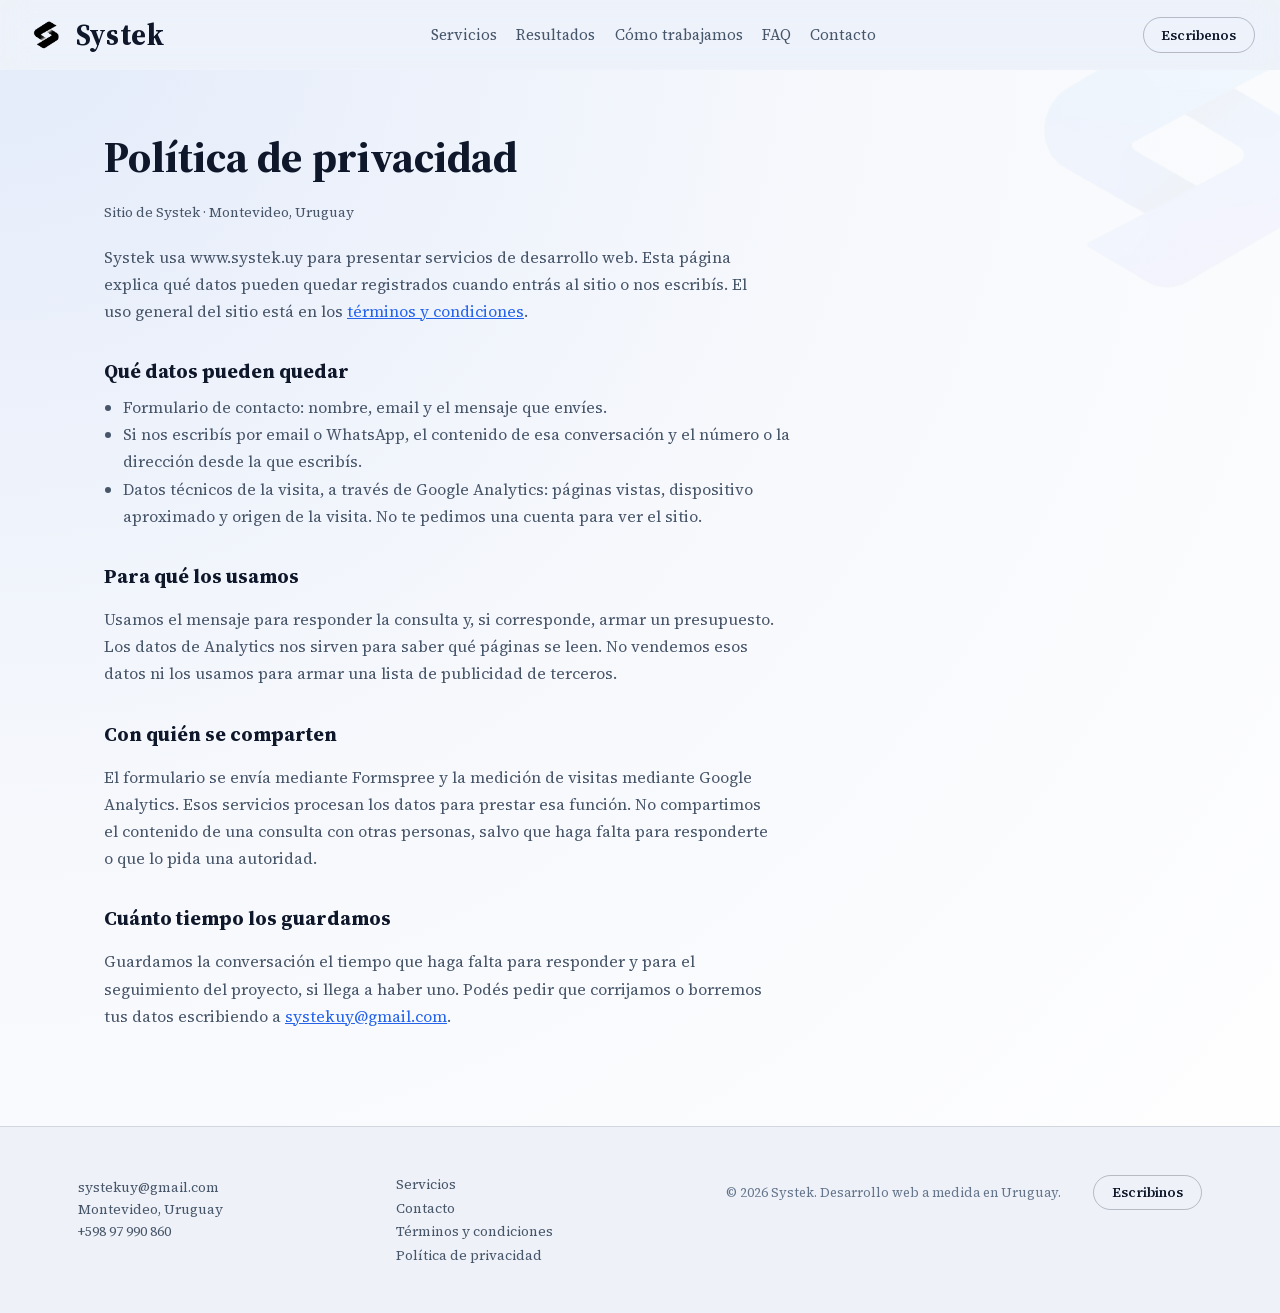
<file: politica-de-privacidad.html>
<!DOCTYPE html>
<html lang="es-UY" data-theme="light">
<head>
  <meta charset="UTF-8" />
  <meta name="viewport" content="width=device-width, initial-scale=1.0" />
  <title>Política de privacidad | Systek</title>
  <meta name="description" content="Qué datos recoge el sitio de Systek, para qué los usa y cómo pedir que los corrijamos o los borremos." />
  <meta name="robots" content="index, follow" />
  <link rel="canonical" href="https://www.systek.uy/politica-de-privacidad.html" />
  <link rel="icon" href="imagenes/favicon.ico" sizes="any" />
  <link rel="icon" type="image/png" sizes="32x32" href="imagenes/favicon-32.png" />
  <link rel="preload" href="font/Source_Serif_4/SourceSerif4-Variable-latin.woff2" as="font" type="font/woff2" crossorigin />
  <link rel="stylesheet" href="styles.css?v=20261120c" />
  <script>
    (function () {
      var root = document.documentElement;
      root.classList.add("js");
      try {
        var theme = localStorage.getItem("theme");
        if (theme === "light" || theme === "dark") root.setAttribute("data-theme", theme);
      } catch (e) {}
    })();
  </script>
</head>
<body id="top">
  <header class="nav">
    <div class="container nav-content">
      <a href="/" class="logo">
        <img src="imagenes/logo_blanco_transparente.webp" alt="Logo Systek" class="logo-img" width="42" height="42" />
        <span class="logo-text">Systek</span>
      </a>
      <nav class="nav-links" aria-label="Principal">
        <a href="/#servicios">Servicios</a>
        <a href="/#casos">Resultados</a>
        <a href="/#proceso">Cómo trabajamos</a>
        <a href="/#faq">FAQ</a>
        <a href="/#contacto">Contacto</a>
      </nav>
      <a href="/#contacto" class="btn btn-small btn-outline">Escribenos</a>
    </div>
  </header>

  <main class="legal">
    <div class="container">
      <h1>Política de privacidad</h1>
      <p class="legal-updated">Sitio de Systek · Montevideo, Uruguay</p>

      <p>Systek usa www.systek.uy para presentar servicios de desarrollo web. Esta página explica qué datos pueden quedar registrados cuando entrás al sitio o nos escribís. El uso general del sitio está en los <a href="/terminos.html">términos y condiciones</a>.</p>

      <h2>Qué datos pueden quedar</h2>
      <ul>
        <li>Formulario de contacto: nombre, email y el mensaje que envíes.</li>
        <li>Si nos escribís por email o WhatsApp, el contenido de esa conversación y el número o la dirección desde la que escribís.</li>
        <li>Datos técnicos de la visita, a través de Google Analytics: páginas vistas, dispositivo aproximado y origen de la visita. No te pedimos una cuenta para ver el sitio.</li>
      </ul>

      <h2>Para qué los usamos</h2>
      <p>Usamos el mensaje para responder la consulta y, si corresponde, armar un presupuesto. Los datos de Analytics nos sirven para saber qué páginas se leen. No vendemos esos datos ni los usamos para armar una lista de publicidad de terceros.</p>

      <h2>Con quién se comparten</h2>
      <p>El formulario se envía mediante Formspree y la medición de visitas mediante Google Analytics. Esos servicios procesan los datos para prestar esa función. No compartimos el contenido de una consulta con otras personas, salvo que haga falta para responderte o que lo pida una autoridad.</p>

      <h2>Cuánto tiempo los guardamos</h2>
      <p>Guardamos la conversación el tiempo que haga falta para responder y para el seguimiento del proyecto, si llega a haber uno. Podés pedir que corrijamos o borremos tus datos escribiendo a <a href="mailto:systekuy@gmail.com">systekuy@gmail.com</a>.</p>
    </div>
  </main>

  <footer class="footer">
    <div class="footer-content">
      <div class="footer-contact">
        <p><a href="mailto:systekuy@gmail.com" class="footer-phone">systekuy@gmail.com</a></p>
        <p>Montevideo, Uruguay</p>
        <p><a href="https://wa.me/59897990860" target="_blank" rel="noopener noreferrer" class="footer-phone">+598 97 990 860</a></p>
      </div>
      <nav class="footer-links" aria-label="Pie de página">
        <a href="/#servicios">Servicios</a>
        <a href="/#contacto">Contacto</a>
        <a href="/terminos.html">Términos y condiciones</a>
        <a href="/politica-de-privacidad.html">Política de privacidad</a>
      </nav>
      <div class="footer-actions">
        <span class="footer-note">© <span id="year"></span> Systek. Desarrollo web a medida en Uruguay.</span>
        <a class="btn btn-small btn-outline" href="/#contacto">Escribinos</a>
      </div>
    </div>
  </footer>
  <script src="script.js?v=20261120c" defer></script>
</body>
</html>
</file>
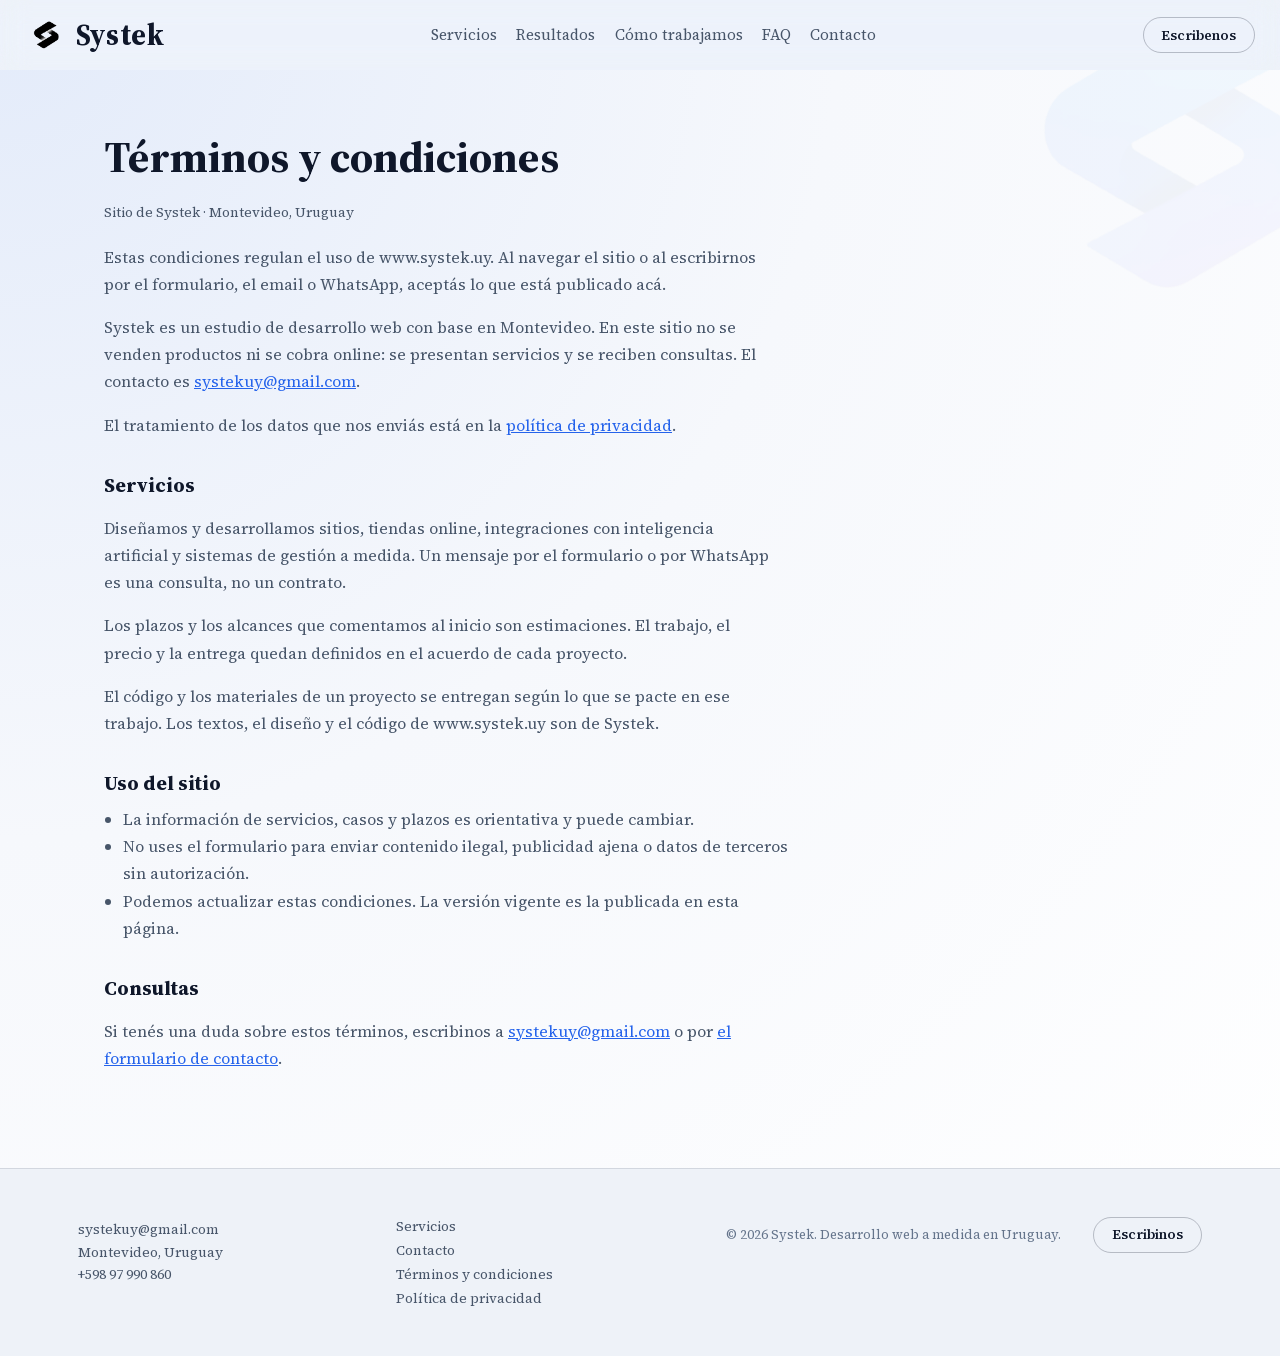
<file: terminos.html>
<!DOCTYPE html>
<html lang="es-UY" data-theme="light">
<head>
  <meta charset="UTF-8" />
  <meta name="viewport" content="width=device-width, initial-scale=1.0" />
  <title>Términos y condiciones | Systek</title>
  <meta name="description" content="Términos de uso del sitio de Systek y condiciones generales de los servicios de desarrollo web." />
  <meta name="robots" content="index, follow" />
  <link rel="canonical" href="https://www.systek.uy/terminos.html" />
  <link rel="icon" href="imagenes/favicon.ico" sizes="any" />
  <link rel="icon" type="image/png" sizes="32x32" href="imagenes/favicon-32.png" />
  <link rel="preload" href="font/Source_Serif_4/SourceSerif4-Variable-latin.woff2" as="font" type="font/woff2" crossorigin />
  <link rel="stylesheet" href="styles.css?v=20261120c" />
  <script>
    (function () {
      var root = document.documentElement;
      root.classList.add("js");
      try {
        var theme = localStorage.getItem("theme");
        if (theme === "light" || theme === "dark") root.setAttribute("data-theme", theme);
      } catch (e) {}
    })();
  </script>
</head>
<body id="top">
  <header class="nav">
    <div class="container nav-content">
      <a href="/" class="logo">
        <img src="imagenes/logo_blanco_transparente.webp" alt="Logo Systek" class="logo-img" width="42" height="42" />
        <span class="logo-text">Systek</span>
      </a>
      <nav class="nav-links" aria-label="Principal">
        <a href="/#servicios">Servicios</a>
        <a href="/#casos">Resultados</a>
        <a href="/#proceso">Cómo trabajamos</a>
        <a href="/#faq">FAQ</a>
        <a href="/#contacto">Contacto</a>
      </nav>
      <a href="/#contacto" class="btn btn-small btn-outline">Escribenos</a>
    </div>
  </header>

  <main class="legal">
    <div class="container">
      <h1>Términos y condiciones</h1>
      <p class="legal-updated">Sitio de Systek · Montevideo, Uruguay</p>

      <p>Estas condiciones regulan el uso de www.systek.uy. Al navegar el sitio o al escribirnos por el formulario, el email o WhatsApp, aceptás lo que está publicado acá.</p>
      <p>Systek es un estudio de desarrollo web con base en Montevideo. En este sitio no se venden productos ni se cobra online: se presentan servicios y se reciben consultas. El contacto es <a href="mailto:systekuy@gmail.com">systekuy@gmail.com</a>.</p>
      <p>El tratamiento de los datos que nos enviás está en la <a href="/politica-de-privacidad.html">política de privacidad</a>.</p>

      <h2>Servicios</h2>
      <p>Diseñamos y desarrollamos sitios, tiendas online, integraciones con inteligencia artificial y sistemas de gestión a medida. Un mensaje por el formulario o por WhatsApp es una consulta, no un contrato.</p>
      <p>Los plazos y los alcances que comentamos al inicio son estimaciones. El trabajo, el precio y la entrega quedan definidos en el acuerdo de cada proyecto.</p>
      <p>El código y los materiales de un proyecto se entregan según lo que se pacte en ese trabajo. Los textos, el diseño y el código de www.systek.uy son de Systek.</p>

      <h2>Uso del sitio</h2>
      <ul>
        <li>La información de servicios, casos y plazos es orientativa y puede cambiar.</li>
        <li>No uses el formulario para enviar contenido ilegal, publicidad ajena o datos de terceros sin autorización.</li>
        <li>Podemos actualizar estas condiciones. La versión vigente es la publicada en esta página.</li>
      </ul>

      <h2>Consultas</h2>
      <p>Si tenés una duda sobre estos términos, escribinos a <a href="mailto:systekuy@gmail.com">systekuy@gmail.com</a> o por <a href="/#contacto">el formulario de contacto</a>.</p>
    </div>
  </main>

  <footer class="footer">
    <div class="footer-content">
      <div class="footer-contact">
        <p><a href="mailto:systekuy@gmail.com" class="footer-phone">systekuy@gmail.com</a></p>
        <p>Montevideo, Uruguay</p>
        <p><a href="https://wa.me/59897990860" target="_blank" rel="noopener noreferrer" class="footer-phone">+598 97 990 860</a></p>
      </div>
      <nav class="footer-links" aria-label="Pie de página">
        <a href="/#servicios">Servicios</a>
        <a href="/#contacto">Contacto</a>
        <a href="/terminos.html">Términos y condiciones</a>
        <a href="/politica-de-privacidad.html">Política de privacidad</a>
      </nav>
      <div class="footer-actions">
        <span class="footer-note">© <span id="year"></span> Systek. Desarrollo web a medida en Uruguay.</span>
        <a class="btn btn-small btn-outline" href="/#contacto">Escribinos</a>
      </div>
    </div>
  </footer>
  <script src="script.js?v=20261120c" defer></script>
</body>
</html>
</file>
<file: styles.css>
@font-face {
  font-family: "Source Serif 4";
  src: url("font/Source_Serif_4/SourceSerif4-Variable-latin.woff2") format("woff2");
  font-weight: 200 900;
  font-style: normal;
  font-display: swap;
}

@font-face {
  font-family: "Source Serif 4";
  src: url("font/Source_Serif_4/SourceSerif4-Italic-Variable-latin.woff2") format("woff2");
  font-weight: 200 900;
  font-style: italic;
  font-display: swap;
}

:root {
    --primary: #3b82f6;
    --primary-soft: rgba(59, 130, 246, 0.15);
    --text: #e5e7eb;
    --text-soft: #9ca3af;
    --border: rgba(148, 163, 184, 0.3);
    --radius-lg: 18px;
    --radius-md: 12px;
    --shadow-soft: 0 22px 60px rgba(15, 23, 42, 0.75);
    --font: "Source Serif 4", Georgia, "Times New Roman", serif;
    --font-mono: ui-monospace, "SFMono-Regular", "Cascadia Mono", Consolas, "Liberation Mono", monospace;
    --cherry: #f43f5e;
    /* Acento del panel de Integraciones (azul-violeta: el rojo parecía "pérdida") */
    --violet: #8b5cf6;
    --violet-soft: rgba(139, 92, 246, 0.18);
    --violet-text: #c4b5fd;
    --line: rgba(148, 163, 184, 0.35);
    --line-soft: rgba(148, 163, 184, 0.22);
    --footer-bg: #0f172a;
    color-scheme: dark;
    /* Escala tipográfica única para toda la página */
    --fs-h2: clamp(2rem, 4.4vw, 3rem);
    --fs-h3: clamp(1.6rem, 3.4vw, 2.6rem);
    --fs-h3-card: clamp(1.35rem, 2.4vw, 1.8rem);
    --fs-body: 1.08rem;
    --fs-label: 0.72rem;
    --lh-body: 1.6;
  }

  html {
    scroll-behavior: smooth;
    /* hidden = respaldo para iOS < 16, que no entiende clip (la marca de agua daba scroll horizontal) */
    overflow-x: hidden;
    overflow-x: clip;
  }

  *,
  *::before,
  *::after {
    box-sizing: border-box;
  }

  body {
    margin: 0;
    font-family: var(--font);
    font-weight: 400;
    background: radial-gradient(circle at top left, #1d283a 0, #020617 45%, #000 100%);
    color: var(--text);
  }

  /* Suavizado fino solo con texto claro sobre fondo oscuro (solo afecta a macOS; en el tema claro
     el texto se veía más flaco que en Windows) */
  :root:not([data-theme="light"]) body {
    -webkit-font-smoothing: antialiased;
    -moz-osx-font-smoothing: grayscale;
  }

body::before {
  content: "";
  position: fixed;
  top: -60px;
  right: -120px;
  width: 420px;
  height: 420px;
  max-width: 40vw;
  max-height: 40vw;
  background-image: url("imagenes/Systek_LogoTransparente.webp?v=20260726");
  background-repeat: no-repeat;
  background-size: contain;
  background-position: center;
  opacity: 0.04;
  pointer-events: none;
  z-index: -1;
  }

h1, h2, h3, h4, h5, h6 {
  font-family: var(--font);
  font-weight: 700;
}

button,
input,
select,
textarea,
.btn,
.nav-links,
.footer {
  font-family: inherit;
}

  /* Layout base */
  .container {
    width: 100%;
    max-width: 1120px;
    padding: 0 1.5rem;
    margin: 0 auto;
  }

  /* NAV: arriba es una barra encastrada y al bajar, un óvalo flotante. La barra mide siempre 70px (sin saltos de layout) */
  .nav {
    position: sticky;
    top: 0;
    z-index: 20;
    height: 70px;
  }

  .nav::before {
    content: "";
    position: absolute;
    inset: 0;
    background: #0b1224;
    transition: opacity 0.35s ease;
  }

  .nav.is-scrolled::before {
    opacity: 0;
  }

  .nav .container {
    position: relative;
    max-width: 1400px;   /* más ancho solo en la navbar */
    height: 70px;
  }

  .nav-content {
    display: flex;
    align-items: center;
    justify-content: space-between;
    border: 1px solid transparent;
    border-radius: 0;
    /* El blur está siempre (arriba no se nota: detrás está la barra opaca). Prenderlo y apagarlo con la clase
       hacía parpadear la navbar en Safari */
    -webkit-backdrop-filter: blur(14px) saturate(140%);
    backdrop-filter: blur(14px) saturate(140%);
    /* Volver arriba: se "incrusta" con un leve rebote */
    transition:
      max-width 0.6s cubic-bezier(0.34, 1.35, 0.64, 1),
      height 0.6s cubic-bezier(0.34, 1.35, 0.64, 1),
      transform 0.6s cubic-bezier(0.34, 1.35, 0.64, 1),
      padding 0.6s cubic-bezier(0.34, 1.35, 0.64, 1),
      border-radius 0.45s ease,
      background-color 0.35s ease,
      border-color 0.35s ease,
      box-shadow 0.35s ease;
  }

  .nav.is-scrolled .nav-content {
    max-width: min(1040px, calc(100% - 24px));
    height: 58px;
    transform: translateY(10px);
    padding: 0 0.6rem 0 1.25rem;
    border-radius: 999px;
    border-color: rgba(148, 163, 184, 0.22);
    background-color: rgba(11, 18, 36, 0.72);
    box-shadow: 0 18px 50px rgba(2, 6, 23, 0.55);
    /* Bajar: se despega suave, sin rebote */
    transition:
      max-width 0.5s cubic-bezier(0.22, 1, 0.36, 1),
      height 0.5s cubic-bezier(0.22, 1, 0.36, 1),
      transform 0.5s cubic-bezier(0.22, 1, 0.36, 1),
      padding 0.5s cubic-bezier(0.22, 1, 0.36, 1),
      border-radius 0.35s ease,
      background-color 0.35s ease,
      border-color 0.35s ease,
      box-shadow 0.35s ease;
  }

  .logo {
    display: flex;
    align-items: center;
    gap: 0.55rem;
    color: var(--text);
    text-decoration: none;
    position: relative;
    z-index: 2;
  }

  .logo-img {
    height: 42px;
    width: 42px;
    max-height: 42px;
    max-width: 42px;
    object-fit: contain;
    display: block;
    flex-shrink: 0;
  }

  .logo-text {
    font-family: var(--font);
    font-size: 1.85rem;
    font-weight: 700;
    letter-spacing: 0.02em;
    line-height: 1;
  }

  .case-media {
    width: 100%;
    margin-top: 1rem;
    border-radius: 14px;
    overflow: hidden;
    aspect-ratio: 1200 / 546;
    background: rgba(15, 23, 42, 0.6);
    box-shadow: 0 20px 50px rgba(0, 0, 0, 0.25);
  }

  .case-img {
    width: 100%;
    height: 100%;
    max-width: none;
    margin: 0;
    border-radius: 0;
    display: block;
    object-fit: cover;
    object-position: center center;
    box-shadow: none;
  }

  @media (hover: hover) {
    .case-media:hover .case-img {
      transform: scale(1.03);
      transition: transform 0.18s ease;
    }
  }

  .nav-links {
    display: flex;
    gap: 1.2rem;
    font-size: 0.95rem;
  }

  .nav-links a {
    color: var(--text-soft);
    text-decoration: none;
    padding: 0.25rem 0;
    border-bottom: 1px solid transparent;
    transition: color 0.2s ease, border-color 0.2s ease;
  }

  .nav-links a:hover {
    color: var(--text);
    border-color: rgba(148, 163, 184, 0.8);
  }

  /* BOTONES */
  .btn {
    display: inline-flex;
    align-items: center;
    justify-content: center;
    padding: 0.7rem 1.4rem;
    border-radius: 999px;
    border: none;
    background: linear-gradient(135deg, #2563eb, #4f46e5);
    color: white;
    font-weight: 600;
    font-size: 0.95rem;
    cursor: pointer;
    box-shadow: 0 14px 35px rgba(37, 99, 235, 0.4);
    transition: transform 0.15s ease, box-shadow 0.15s ease, background 0.15s ease;
  text-decoration: none;
  }

  /* Hovers que mueven o agrandan: solo con mouse (en pantallas táctiles quedaban "pegados" después de tocar) */
  @media (hover: hover) {
    .btn:hover {
      transform: translateY(-2px);
      box-shadow: 0 22px 55px rgba(37, 99, 235, 0.75);
    }
  }

  .btn-small {
    padding: 0.45rem 1.1rem;
    font-size: 0.85rem;
    box-shadow: none;
  }

  .btn-outline {
    background: transparent;
    border: 1px solid rgba(148, 163, 184, 0.5);
    color: var(--text);
  }

  @media (hover: hover) {
    .btn-outline:hover {
      background: rgba(15, 23, 42, 0.9);
      box-shadow: 0 14px 30px rgba(15, 23, 42, 0.85);
    }
  }

  .btn-full {
    width: 100%;
  }

.btn-secondary {
  background: linear-gradient(135deg, #4b5563, #111827);
  box-shadow: 0 14px 35px rgba(15, 23, 42, 0.6);
}

@media (hover: hover) {
  .btn-secondary:hover {
    box-shadow: 0 22px 55px rgba(15, 23, 42, 0.85);
  }
}

/* Compensa el scroll para la navbar fija */
#servicios,
#proceso,
#casos,
#faq,
#contacto {
  scroll-margin-top: 100px;
}

#faq {
  scroll-margin-top: 120px;
}

  /* HERO */
  .hero {
    position: relative;
    isolation: isolate;
    min-height: calc(100svh - 70px);
    display: flex;
    flex-direction: column;
    justify-content: center;
    padding: 3.5rem 0 5.5rem;
    overflow: hidden;
    z-index: 1;
  }

  /* El fondo del hero (color + malla + oscurecido) se difumina abajo hacia el fondo de la página.
     Sin mask-image (en Safari/iOS, una máscara sobre un canvas animado se recalcula en cada frame):
     el color y el oscurecido terminan en transparente, y la malla se difumina en su shader (script.js).
     El resplandor de azul a violeta es CSS */
  .hero-bg {
    position: absolute;
    inset: 0;
    z-index: 0;
    overflow: hidden;
    /* La 1ª capa arranca con el color de la navbar para que no se note dónde termina */
    background:
      linear-gradient(#0b1224, rgba(11, 18, 36, 0) 170px),
      radial-gradient(ellipse 75% 75% at 65% 30%, rgba(59, 130, 246, 0.16), rgba(139, 92, 246, 0.08) 45%, rgba(7, 17, 31, 0) 100%),
      linear-gradient(#07111f 72%, rgba(7, 17, 31, 0));
  }

  .hero-mesh {
    position: absolute;
    inset: 0;
    width: 100%;
    height: 100%;
    display: block;
    pointer-events: none;
  }

  .hero::after {
    content: "";
    position: absolute;
    inset: 0;
    z-index: 0;
    background: linear-gradient(
      to bottom,
      rgba(2, 6, 23, 0) 0,
      rgba(2, 6, 23, 0.15) 170px,
      rgba(2, 6, 23, 0.1) 45%,
      rgba(2, 6, 23, 0.32) 72%,
      rgba(2, 6, 23, 0) 100%
    );
    pointer-events: none;
  }

.hero-grid-content {
  display: flex;
  flex-direction: column;
  position: relative;
  z-index: 2;
  width: 100%;
}

.hero-copy {
  max-width: 1200px;
  margin: 0 auto;
  position: relative;
  z-index: 2;
}

/* La 1ª línea ("Desarrollos a medida, e-commerce e IA") mide ~16.25em en Source Serif 4 bold:
   el tamaño sale del ancho disponible para que entre siempre en un renglón */
.hero-copy h1 {
  font-size: min(4.4rem, calc((min(100vw - 20px, 1120px) - 3rem) / 16.8));
  font-weight: 700;
    line-height: 1.08;
    margin-bottom: 1rem;
    /* Sin text-shadow: con background-clip: text, Safari pinta la sombra encima del degradé y lo oscurece */
    position: relative;
    z-index: 2;
  }

  .gradient-text {
    background: linear-gradient(
      110deg,
      #22d3ee 0%,
      #3b82f6 25%,
      #8b5cf6 50%,
      #d946ef 75%,
      #22d3ee 100%
    );
    background-size: 220% 100%;
    -webkit-background-clip: text;
    background-clip: text;
    color: transparent;
    animation: title-gradient-flow 5s ease-in-out infinite;
  }

  /* Bloque con aire abajo y a la derecha: el recorte del degradé (background-clip: text)
     cortaba los descendentes (g, y) y la itálica */
  .hero-copy h1 .gradient-text {
    display: block;
    padding: 0 0.15em 0.18em 0;
    margin-bottom: -0.18em;
  }

  .hero-line {
    display: block;
    white-space: nowrap;
  }

  @keyframes title-gradient-flow {
    0% { background-position: 0% 50%; }
    50% { background-position: 100% 50%; }
    100% { background-position: 0% 50%; }
  }

  .hero-subtitle {
    color: #cbd5e1;
    font-size: 1.2rem;
    font-weight: 400;
    max-width: 46rem;
    margin: 1rem 0 1rem 0;
    text-align: left;
    text-shadow: 0 1px 12px rgba(2, 6, 23, 0.5);
    position: relative;
    z-index: 2;
  }

  /* Frase corta bajo el título: solo en celular */
  .hero-tagline {
    display: none;
  }

  .hero-actions {
    display: flex;
    gap: 1rem;
    margin-bottom: 1rem;
    flex-wrap: wrap;
  }

  .hero-scroll-hint {
    position: absolute;
    left: 50%;
    bottom: 1.35rem;
    transform: translateX(-50%);
    z-index: 3;
    display: inline-flex;
    align-items: center;
    justify-content: center;
    text-decoration: none;
  }

  .hero-scroll-hint-icon {
    width: 18px;
    height: 18px;
    border-right: 2px solid rgba(191, 219, 254, 0.9);
    border-bottom: 2px solid rgba(191, 219, 254, 0.9);
    transform: rotate(45deg);
    animation: hero-scroll-bounce 1.6s ease-in-out infinite;
  }

  @keyframes hero-scroll-bounce {
    0%, 100% { transform: rotate(45deg) translate(0, 0); opacity: 0.55; }
    50% { transform: rotate(45deg) translate(4px, 4px); opacity: 1; }
  }

  /* SECCIONES GENERALES */
  .section {
    padding: clamp(3.5rem, 7vw, 5.5rem) 0;
  position: relative;
  }

#servicios::before {
  display: none;
}

.section::before {
  content: "";
  position: absolute;
  left: 0;
  right: 0;
  top: 0;
  height: 1px;
  background: radial-gradient(circle at center, rgba(148, 163, 184, 0.4), transparent 70%);
  opacity: 0.7;
}

  .section-header {
    margin-bottom: 2.5rem;
  }

  .eyebrow {
    display: inline-flex;
    align-items: center;
    margin: 0 0 0.9rem;
    font-family: var(--font-mono);
    font-size: var(--fs-label);
    text-transform: uppercase;
    letter-spacing: 0.14em;
    color: var(--text-soft);
  }

  .section-header h2,
  .contact-intro h2 {
    font-size: var(--fs-h2);
    font-weight: 600;
    line-height: 1.1;
    margin: 0 0 0.8rem;
  }

  .section-header p,
  .contact-intro > p {
    margin: 0;
    max-width: 46rem;
    font-size: var(--fs-body);
    line-height: var(--lh-body);
    color: var(--text-soft);
  }

/* SERVICIOS: acordeón numerado (se abre con click/Enter/Espacio, no con hover) */
.services-accordion {
  border-top: 1px solid var(--border);
}

.service-item {
  border-bottom: 1px solid var(--border);
}

.service-heading {
  margin: 0;
}

.service-toggle {
  width: 100%;
  display: grid;
  grid-template-columns: auto minmax(0, 1fr) auto;
  align-items: center;
  gap: 1.5rem;
  padding: 1.6rem 0.25rem;
  background: none;
  border: 0;
  color: var(--text);
  text-align: left;
  cursor: pointer;
}

.service-toggle:focus-visible {
  outline: 2px solid var(--primary);
  outline-offset: 4px;
  border-radius: 6px;
}

.service-num {
  font-family: var(--font-mono);
  font-size: 0.9rem;
  color: var(--text-soft);
  letter-spacing: 0.08em;
  transition: color 0.2s ease;
}

.service-title {
  font-family: var(--font);
  font-size: var(--fs-h3);
  font-weight: 600;
  line-height: 1.15;
}

.service-icon {
  position: relative;
  width: 44px;
  height: 44px;
}

.service-icon::before,
.service-icon::after {
  content: "";
  position: absolute;
  top: 50%;
  left: 50%;
  width: 14px;
  height: 2px;
  background: currentColor;
  transform: translate(-50%, -50%);
}

.service-icon::after {
  transform: translate(-50%, -50%) rotate(90deg);
  transition: transform 0.3s ease;
}

.service-toggle[aria-expanded="true"] .service-num {
  color: var(--cherry);
}

[aria-expanded="true"] > .service-icon::after {
  transform: translate(-50%, -50%) rotate(0deg);
}

.service-panel,
.case-panel,
.faq-panel {
  display: grid;
  grid-template-rows: 1fr;
  transition: grid-template-rows 0.35s ease, visibility 0.35s;
}

.service-panel-inner {
  overflow: hidden;
  padding-left: 3rem;
  max-width: 52rem;
}

.service-panel-inner > :last-child {
  margin-bottom: 1.8rem;
}

/* Solo colapsa si script.js inicializó el acordeón */
[data-accordion-ready] [data-accordion-item]:not(.is-open) [data-accordion-panel] {
  grid-template-rows: 0fr;
  visibility: hidden;
}

.service-panel p {
  margin: 0 0 1rem;
  color: var(--text-soft);
  font-size: var(--fs-body);
  line-height: var(--lh-body);
}

.service-list {
  list-style: none;
  margin: 0 0 1.2rem;
  padding: 0;
  display: grid;
  gap: 0.45rem;
}

.service-list li {
  position: relative;
  padding-left: 1.2rem;
}

.service-list li::before {
  content: "";
  position: absolute;
  left: 0;
  top: 0.65em;
  width: 6px;
  height: 6px;
  border-radius: 999px;
  background: linear-gradient(135deg, #22d3ee, #8b5cf6);
}

.service-link {
  display: inline-block;
  font-family: var(--font-mono);
  font-size: 0.8rem;
  text-transform: uppercase;
  letter-spacing: 0.1em;
  color: #93c5fd;
  text-decoration: none;
  border-bottom: 1px solid rgba(147, 197, 253, 0.4);
  padding-bottom: 0.15rem;
}

.service-link::after {
  content: " →";
}

.service-link:hover,
.service-link:focus-visible {
  color: #fff;
  border-color: #fff;
}

/* INTEGRACIONES: panel central + nodos satélite, siempre visible */
.eco {
  --eco-gap: 3.5rem;
  display: grid;
  grid-template-columns: minmax(0, 1fr) minmax(0, 1.6fr) minmax(0, 1fr);
  column-gap: var(--eco-gap);
  align-items: stretch;
}

.eco-nodes {
  list-style: none;
  margin: 0;
  padding: 0;
  display: flex;
  flex-direction: column;
  justify-content: space-between;
  gap: 1rem;
}

.eco-node {
  position: relative;
  display: grid;
  grid-template-columns: auto minmax(0, 1fr);
  grid-template-rows: auto auto;
  column-gap: 0.8rem;
  align-items: center;
  padding: 0.85rem 1rem;
  background: rgba(15, 23, 42, 0.9);
  border: 1px solid var(--border);
  border-radius: var(--radius-md);
  transition: border-color 0.4s ease, box-shadow 0.4s ease;
}

.eco-icon {
  grid-row: 1 / 3;
  width: 26px;
  height: 26px;
  fill: none;
  stroke: #93c5fd;
  stroke-width: 1.6;
  stroke-linecap: round;
  stroke-linejoin: round;
  transition: stroke 0.4s ease;
}

.eco-label {
  font-family: var(--font-mono);
  font-size: 0.66rem;
  text-transform: uppercase;
  letter-spacing: 0.14em;
  color: var(--text-soft);
}

.eco-name {
  font-size: 1.02rem;
  font-weight: 600;
}

/* Líneas finas hacia el panel */
.eco-node::after {
  content: "";
  position: absolute;
  top: 50%;
  width: var(--eco-gap);
  height: 1px;
  background: var(--line);
  transition: background-color 0.4s ease, box-shadow 0.4s ease;
}

.eco-nodes-left .eco-node::after {
  left: 100%;
}

.eco-nodes-right .eco-node::after {
  right: 100%;
}

.eco-node.is-active {
  border-color: var(--violet);
  box-shadow: 0 0 0 4px var(--violet-soft), 0 18px 40px rgba(2, 6, 23, 0.6);
}

.eco-node.is-active .eco-icon {
  stroke: var(--violet);
}

.eco-node.is-active .eco-label {
  color: var(--violet-text);
}

.eco-node.is-active::after {
  background: var(--violet);
  box-shadow: 0 0 10px rgba(139, 92, 246, 0.7);
}

.eco-panel {
  background: linear-gradient(160deg, #0b1224 0%, #050816 100%);
  border: 1px solid rgba(148, 163, 184, 0.4);
  border-radius: var(--radius-lg);
  box-shadow: var(--shadow-soft), 0 0 60px rgba(59, 130, 246, 0.12);
  padding: 1.1rem 1.2rem 1.3rem;
  display: flex;
  flex-direction: column;
  gap: 1rem;
}

.eco-panel-bar {
  display: flex;
  align-items: center;
  gap: 0.75rem;
  padding-bottom: 0.8rem;
  border-bottom: 1px solid rgba(148, 163, 184, 0.2);
}

.eco-dots {
  display: inline-flex;
  gap: 0.3rem;
}

.eco-dots i {
  width: 8px;
  height: 8px;
  border-radius: 999px;
  background: var(--line);
}

.eco-dots i:first-child {
  background: var(--violet);
}

.eco-panel-title,
.eco-metric-label,
.eco-activity-label {
  font-family: var(--font-mono);
  font-size: 0.68rem;
  text-transform: uppercase;
  letter-spacing: 0.14em;
  color: var(--text-soft);
}

.eco-metrics {
  display: grid;
  grid-template-columns: repeat(3, minmax(0, 1fr));
  gap: 0.7rem;
}

.eco-metric {
  display: flex;
  flex-direction: column;
  gap: 0.35rem;
  padding: 0.8rem;
  background: rgba(15, 23, 42, 0.85);
  border: 1px solid rgba(148, 163, 184, 0.2);
  border-radius: var(--radius-md);
}

.eco-metric-value {
  font-size: 1.55rem;
  font-weight: 600;
  line-height: 1.1;
  font-variant-numeric: tabular-nums;
  transition: color 0.6s ease;
}

.eco-metric-value.is-bump {
  color: var(--violet-text);
  transition: color 0.15s ease;
}

.eco-activity {
  display: flex;
  flex-direction: column;
  gap: 0.5rem;
}

.eco-activity-list {
  list-style: none;
  margin: 0;
  padding: 0;
  display: grid;
  gap: 0.4rem;
}

.eco-activity-list li {
  position: relative;
  padding: 0.55rem 0.8rem 0.55rem 1.7rem;
  font-size: 0.92rem;
  color: var(--text-soft);
  background: rgba(15, 23, 42, 0.6);
  border-radius: 8px;
}

.eco-activity-list li::before {
  content: "";
  position: absolute;
  left: 0.75rem;
  top: 50%;
  width: 6px;
  height: 6px;
  margin-top: -3px;
  border-radius: 999px;
  background: rgba(148, 163, 184, 0.5);
}

.eco-activity-list li.is-new {
  color: var(--text);
  animation: eco-in 0.45s ease;
}

.eco-activity-list li.is-new::before {
  background: var(--violet);
  box-shadow: 0 0 8px rgba(139, 92, 246, 0.8);
}

@keyframes eco-in {
  from { opacity: 0; transform: translateY(-6px); }
  to { opacity: 1; transform: translateY(0); }
}

/* STACK */
.stack {
  margin-top: 4rem;
}

.stack-title {
  margin: 0 0 0.5rem;
  font-size: var(--fs-h3-card);
  font-weight: 600;
  line-height: 1.2;
}

.stack-intro {
  margin: 0 0 1.6rem;
  font-size: var(--fs-body);
  line-height: var(--lh-body);
  color: var(--text-soft);
}

/* Tragamonedas: una columna por área, los logos giran en vertical y el nombre se actualiza abajo */
.reels {
  display: grid;
  grid-template-columns: repeat(6, minmax(0, 1fr));
  gap: 1rem;
}

.reel {
  position: relative;
  --reel-item: 84px;
  display: flex;
  flex-direction: column;
  align-items: stretch;
  gap: 0.7rem;
  min-width: 0;
}

.reel-label {
  margin: 0;
  font-family: var(--font-mono);
  font-size: var(--fs-label);
  text-transform: uppercase;
  letter-spacing: 0.12em;
  color: var(--text-soft);
  text-align: center;
  white-space: nowrap;
  overflow: hidden;
  text-overflow: ellipsis;
}

/* Sin caja: el giro se difumina arriba y abajo, y dos líneas finas marcan el logo enfocado */
.reel + .reel::before {
  content: "";
  position: absolute;
  left: -0.5rem;
  top: 12%;
  bottom: 12%;
  width: 1px;
  background: linear-gradient(transparent, var(--line-soft) 30%, var(--line-soft) 70%, transparent);
}

.reel-window {
  position: relative;
  height: calc(var(--reel-item) * 1.6);
  overflow: hidden;
  -webkit-mask-image: linear-gradient(transparent, #000 17%, #000 83%, transparent);
  mask-image: linear-gradient(transparent, #000 17%, #000 83%, transparent);
}

.reel-strip {
  list-style: none;
  margin: 0;
  padding: 0;
  transform: translateY(calc(var(--reel-item) * 0.3));
  transition: transform 0.8s cubic-bezier(0.3, 1.3, 0.5, 1);
  will-change: transform;
}

.reel-strip li {
  height: var(--reel-item);
  display: flex;
  align-items: center;
  justify-content: center;
}

.reel-strip img {
  width: 44px;
  height: 44px;
  opacity: 0.25;
  transform: scale(0.78);
  transition: opacity 0.6s ease, transform 0.6s ease;
}

.reel-strip li.is-focus img {
  opacity: 1;
  transform: scale(1);
}

.reel-strip.no-anim,
.reel-strip.no-anim img {
  transition: none;
}

.reel-name {
  margin: 0;
  min-height: 1.5em;
  font-size: 1.02rem;
  font-weight: 600;
  text-align: center;
  line-height: 1.3;
}

.reel-name.is-swap {
  animation: reel-name 0.5s ease;
}

@keyframes reel-name {
  from { opacity: 0; transform: translateY(8px); }
  to { opacity: 1; transform: translateY(0); }
}

/* PROCESO */

/* Sin cards: columnas separadas por líneas que se difuminan en las puntas */
.steps {
  position: relative;
  display: grid;
  grid-template-columns: repeat(2, minmax(0, 1fr));
  padding-top: 2.2rem;
}

.steps::before {
  content: "";
  position: absolute;
  top: 0;
  left: 0;
  right: 0;
  height: 1px;
  background: linear-gradient(90deg, transparent, var(--line) 15%, var(--line) 85%, transparent);
}

.step {
  position: relative;
  padding: 0 2.8rem 0 0;
}

.step + .step {
  padding: 0 0 0 2.8rem;
}

.step h3 {
  margin: 0 0 1rem;
  font-size: var(--fs-h3-card);
  font-weight: 600;
  line-height: 1.2;
}

.step p,
.step li {
  font-size: var(--fs-body);
  line-height: var(--lh-body);
  color: var(--text-soft);
}

.step p {
  margin: 0 0 0.9rem;
}

.step p:last-child,
.step .service-list {
  margin-bottom: 0;
}

.step strong {
  color: var(--text);
  font-weight: 600;
}

/* CASOS sin card: logo + título, captura, métricas que cuentan y detalle desplegable */
/* Una sola línea: entran 3 y el resto se desliza. Las filas compartidas (subgrid) alinean captura, testimonio y detalle */
.cases-grid {
  display: grid;
  grid-auto-flow: column;
  grid-template-rows: repeat(4, auto);
  grid-auto-columns: calc((100% - 4rem) / 3);
  gap: 0 2rem;
  margin-inline: -1.5rem;
  padding: 0 1.5rem 0.5rem;
  scroll-padding-inline: 1.5rem;
  overflow-x: auto;
  scroll-snap-type: x mandatory;
  overscroll-behavior-x: contain;
}

/* Con JS se mueve con las flechas; sin JS queda la barra del navegador */
.js .cases-grid {
  scrollbar-width: none;
}

.js .cases-grid::-webkit-scrollbar {
  display: none;
}

.case {
  display: grid;
  grid-row: span 4;
  grid-template-rows: subgrid;
  min-width: 0;
  scroll-snap-align: start;
}

.cases-nav {
  display: flex;
  justify-content: flex-end;
  gap: 0.6rem;
  margin-top: 1.5rem;
}

.cases-nav[hidden] {
  display: none;
}

.cases-arrow {
  display: inline-flex;
  align-items: center;
  justify-content: center;
  width: 44px;
  height: 44px;
  background: none;
  border: 1px solid var(--border);
  border-radius: 50%;
  color: var(--text);
  cursor: pointer;
  transition: border-color 0.2s ease, color 0.2s ease, opacity 0.2s ease;
}

.cases-arrow:disabled {
  opacity: 0.35;
  cursor: default;
}

.cases-arrow:focus-visible {
  outline: 2px solid var(--primary);
  outline-offset: 3px;
}

@media (hover: hover) {
  .cases-arrow:not(:disabled):hover {
    border-color: var(--primary);
    color: var(--primary);
  }
}

.case-head {
  display: flex;
  align-items: center;
  gap: 1rem;
  margin-bottom: 1.2rem;
}

.case-logo-link {
  display: flex;
  flex-shrink: 0;
  border-radius: 10px;
  transition: transform 0.2s ease;
}

@media (hover: hover) {
  .case-logo-link:hover {
    transform: scale(1.05);
  }
}

.case-logo {
  width: 56px;
  height: 56px;
  flex-shrink: 0;
  object-fit: contain;
  aspect-ratio: 1 / 1;
}

/* Logo de Gingers: giro continuo de 360° */
.case-logo-spin {
  animation: case-logo-spin 8s linear infinite;
}

@keyframes case-logo-spin {
  to { transform: rotate(360deg); }
}

.case-kind {
  margin: 0 0 0.3rem;
  font-family: var(--font-mono);
  font-size: var(--fs-label);
  text-transform: uppercase;
  letter-spacing: 0.14em;
  color: var(--text-soft);
}

.case-title {
  margin: 0;
  font-size: var(--fs-h3-card);
  font-weight: 600;
  line-height: 1.15;
}

.case-title a {
  color: inherit;
  text-decoration: none;
  background-image: linear-gradient(currentColor, currentColor);
  background-size: 0 1px;
  background-position: 0 100%;
  background-repeat: no-repeat;
  transition: background-size 0.3s ease;
}

.case-title a:hover,
.case-title a:focus-visible {
  background-size: 100% 1px;
}

.case .case-media {
  display: block;
  margin-top: 0;
}

/* Testimonio + métricas chicas en la misma fila, alineadas con el texto del testimonio */
.case-proof {
  min-width: 0;
}

.case-metrics {
  list-style: none;
  margin: 0.9rem 0 0;
  padding: 0 0 0 1.2rem;
  display: grid;
  grid-auto-flow: column;
  grid-auto-columns: minmax(0, 1fr);
}

.case-metrics li {
  display: flex;
  flex-direction: column;
  gap: 0.15rem;
  padding: 0 0.6rem;
  border-left: 1px solid var(--border);
}

.case-metrics li:first-child {
  padding-left: 0;
  border-left: 0;
}

.case-metrics strong {
  font-size: 1.3rem;
  font-weight: 600;
  line-height: 1.05;
  font-variant-numeric: tabular-nums;
}

.case-metrics span {
  font-family: var(--font-mono);
  font-size: 0.62rem;
  text-transform: uppercase;
  letter-spacing: 0.1em;
  color: var(--text-soft);
}

/* Testimonio: sin caja, una línea azul-violeta a la izquierda */
.case-quote {
  position: relative;
  margin: 1.4rem 0 0;
  padding: 0.2rem 0 0.2rem 1.2rem;
}

.case-quote::before {
  content: "";
  position: absolute;
  left: 0;
  top: 0;
  bottom: 0;
  width: 2px;
  border-radius: 2px;
  background: linear-gradient(var(--primary), var(--violet));
}

.case-quote p {
  margin: 0 0 0.5rem;
  font-size: 1.05rem;
  font-style: italic;
  line-height: 1.5;
  color: var(--text);
}

.case-quote footer {
  font-family: var(--font-mono);
  font-size: var(--fs-label);
  text-transform: uppercase;
  letter-spacing: 0.12em;
  color: var(--text-soft);
}

.case-quote-name {
  color: var(--text);
}

.case-foot {
  margin-top: 1.4rem;
  min-width: 0;
}

.case-more {
  border-top: 1px solid var(--border);
  border-bottom: 1px solid var(--border);
}

.case-toggle {
  width: 100%;
  display: flex;
  align-items: center;
  justify-content: space-between;
  gap: 1rem;
  padding: 0.9rem 0;
  background: none;
  border: 0;
  color: var(--text);
  cursor: pointer;
  font-family: var(--font-mono);
  font-size: var(--fs-label);
  text-transform: uppercase;
  letter-spacing: 0.14em;
  text-align: left;
}

.case-toggle .service-icon {
  width: 38px;
  height: 38px;
}

.case-toggle:focus-visible {
  outline: 2px solid var(--primary);
  outline-offset: 4px;
  border-radius: 6px;
}

.case-panel-inner {
  overflow: hidden;
}

.case-panel p {
  margin: 0 0 0.9rem;
  font-size: var(--fs-body);
  line-height: var(--lh-body);
  color: var(--text-soft);
}

.case-panel strong {
  color: var(--text);
}

.case-panel-inner > :last-child {
  margin-bottom: 1.3rem;
}

/* ANIMACIONES DE SCROLL (solo con JS: sin JS el contenido se ve igual) */
.js .reveal {
  opacity: 0;
  transform: translateY(24px) scale(0.98);
  transition: opacity 0.6s ease, transform 0.6s ease;
}

.js .reveal.in-view {
  opacity: 1;
  transform: translateY(0) scale(1);
}

  /* CONTACTO */
  .contact {
    background: #050819;
  }

  .contact-grid {
    display: grid;
    grid-template-columns: minmax(0, 1.3fr) minmax(0, 1.2fr);
    gap: 2rem;
    align-items: stretch;
  }

  .contact-list {
    list-style: none;
    margin: 1.4rem 0 0;
    padding: 0;
    display: grid;
    gap: 0.45rem;
    font-size: var(--fs-body);
    line-height: var(--lh-body);
    color: var(--text-soft);
  }

  .contact-list li {
    position: relative;
    padding-left: 1.2rem;
  }

  .contact-list li::before {
    content: "";
    position: absolute;
    left: 0;
    top: 0.65em;
    width: 6px;
    height: 6px;
    border-radius: 999px;
    background: linear-gradient(135deg, #22d3ee, #8b5cf6);
  }

  /* Sin card: separado del texto por una línea vertical difuminada */
  .contact-form {
    position: relative;
    padding: 0 0 0 3rem;
    min-height: 420px;
    display: flex;
    flex-direction: column;
    justify-content: center;
  }

  .contact-form::before {
    content: "";
    position: absolute;
    left: 0;
    top: 0;
    bottom: 0;
    width: 1px;
    background: linear-gradient(transparent, var(--line) 15%, var(--line) 85%, transparent);
  }

  .contact-form-success {
    display: flex;
    flex-direction: column;
    align-items: center;
    justify-content: center;
    text-align: center;
    gap: 0.75rem;
    padding: 1.5rem 0.5rem;
    animation: success-fade-in 0.45s ease;
  }

  .contact-form-success[hidden] {
    display: none;
  }

  .success-mark {
    width: 88px;
    height: 88px;
    margin-bottom: 0.35rem;
  }

  .success-svg {
    width: 100%;
    height: 100%;
  }

  .success-circle {
    stroke: #22c55e;
    stroke-width: 2.5;
    stroke-dasharray: 166;
    stroke-dashoffset: 166;
    animation: success-circle 0.6s ease forwards;
  }

  .success-check {
    stroke: #22c55e;
    stroke-width: 3.2;
    stroke-linecap: round;
    stroke-linejoin: round;
    stroke-dasharray: 48;
    stroke-dashoffset: 48;
    animation: success-check 0.35s 0.45s ease forwards;
  }

  .success-title {
    margin: 0;
    font-size: 1.45rem;
    font-weight: 700;
    color: #bbf7d0;
  }

  .success-text {
    margin: 0 0 0.6rem;
    color: var(--text-soft);
    font-size: 1.05rem;
  }

  @keyframes success-fade-in {
    from { opacity: 0; transform: translateY(8px); }
    to { opacity: 1; transform: translateY(0); }
  }

  @keyframes success-circle {
    to { stroke-dashoffset: 0; }
  }

  @keyframes success-check {
    to { stroke-dashoffset: 0; }
  }

  .field {
    margin-bottom: 1.4rem;
  }

  .field label {
    display: block;
    font-family: var(--font-mono);
    font-size: var(--fs-label);
    text-transform: uppercase;
    letter-spacing: 0.12em;
    color: var(--text-soft);
    margin-bottom: 0.4rem;
  }

  /* Campos integrados: solo una línea abajo */
  input,
  select,
  textarea {
    width: 100%;
    padding: 0.55rem 0;
    border: 0;
    border-bottom: 1px solid rgba(148, 163, 184, 0.4);
    border-radius: 0;
    background: transparent;
    color: var(--text);
    font-family: inherit;
    font-size: 1.05rem;
    transition: border-color 0.2s ease, box-shadow 0.2s ease;
    /* Sin estilo nativo: en Safari/iOS el select era un botón gris y los inputs traían sombra interna */
    -webkit-appearance: none;
    appearance: none;
  }

  /* Flecha propia del select (la nativa se fue con appearance: none) */
  select {
    padding-right: 1.6rem;
    background-image: url("data:image/svg+xml,%3Csvg xmlns='http://www.w3.org/2000/svg' viewBox='0 0 12 8'%3E%3Cpath d='M1 1.5l5 5 5-5' fill='none' stroke='%239ca3af' stroke-width='1.6' stroke-linecap='round' stroke-linejoin='round'/%3E%3C/svg%3E");
    background-repeat: no-repeat;
    background-position: right 0.2rem center;
    background-size: 12px 8px;
    cursor: pointer;
  }

  select option {
    background: #0b1224;
    color: var(--text);
  }

  input::placeholder,
  textarea::placeholder {
    color: rgba(148, 163, 184, 0.55);
  }

  input:-webkit-autofill,
  textarea:-webkit-autofill {
    -webkit-text-fill-color: var(--text);
    transition: background-color 9999s ease 0s;
  }

  input:focus,
  select:focus,
  textarea:focus {
    outline: none;
    border-bottom-color: var(--primary);
    box-shadow: 0 1px 0 0 var(--primary);
  }

  textarea {
    resize: vertical;
  }

  .form-hint {
    margin-top: 0.8rem;
    font-size: 0.85rem;
    color: var(--text-soft);
  }

  .form-hint.is-error {
    color: #fca5a5;
  }

  .contact-intro {
    display: flex;
    flex-direction: column;
    height: 100%;
  }

  .contact-logo-wrap {
    display: flex;
    justify-content: center;
    align-items: center;
    flex: 1;
    margin-top: 0.5rem;
    padding: 0;
    min-height: 0;
  }

  .contact-logo {
    width: min(460px, 100%);
    max-height: 100%;
    height: auto;
    object-fit: contain;
    display: block;
    /* Brillo fijo y solo flota: animar el drop-shadow repintaba la imagen en cada frame (tirones en Safari) */
    filter: drop-shadow(0 0 20px rgba(99, 102, 241, 0.28));
    animation: logo-float 6s ease-in-out infinite;
    will-change: transform;
  }

  @keyframes logo-float {
    0%, 100% { transform: translateY(0); }
    50% { transform: translateY(-10px); }
  }

  @media (prefers-reduced-motion: reduce) {
    .case-logo-spin,
    .footer-top-icon,
    .theme-star,
    .contact-logo,
    .gradient-text,
    .hero-scroll-hint-icon,
    .eco-activity-list li.is-new,
    .whatsapp-floating::after,
    .footer-top:hover .footer-top-icon,
    .footer-top:focus-visible .footer-top-icon {
      animation: none;
    }

    .nav-content,
    .nav.is-scrolled .nav-content,
    .service-panel,
    .case-panel,
    .faq-panel,
    .reel-strip,
    .reel-strip img {
      transition: none;
    }

    .reel-name.is-swap {
      animation: none;
    }
  }

 /* FOOTER */
.footer {
  border-top: 1px solid rgba(148, 163, 184, 0.4);
  padding: 3rem 1rem;  /* más espacio arriba y abajo */
  background: var(--footer-bg);
  position: relative;
  z-index: 1;
  color: var(--text-soft);
}

.footer-content {
  display: flex;
  justify-content: space-between;
  align-items: flex-start;
  width: 90%;
  max-width: 1400px;
  margin: 0 auto;
  gap: 2rem;
  font-size: 0.85rem;
}

.footer-contact p {
  margin: 0.2rem 0;
}

.footer-phone {
  color: inherit;
  text-decoration: none;
  transition: color 0.2s;
}

.footer-phone:hover {
  color: var(--primary);
}

.footer-links {
  display: flex;
  flex-direction: column;
  gap: 0.3rem;
}

.footer-links a {
  color: var(--text-soft);
  text-decoration: none;
  transition: color 0.2s;
}

.footer-links a:hover {
  color: var(--primary);
}

.footer-actions {
  display: flex;
  flex-direction: row;  /* fila en desktop */
  align-items: center;
  gap: 2rem;
}

.social-links {
  display: flex;
  gap: 0.75rem;
}

.social-links a {
  display: inline-flex;
}

.social-links img {
  opacity: 0.7;
  transition: opacity 0.25s ease, filter 0.25s ease, transform 0.25s ease;
}

.social-links a:focus-visible img {
  opacity: 1;
  transform: translateY(-2px);
  filter: drop-shadow(0 0 6px rgba(147, 197, 253, 0.85));
}

@media (hover: hover) {
  .social-links a:hover img {
    opacity: 1;
    transform: translateY(-2px);
    filter: drop-shadow(0 0 6px rgba(147, 197, 253, 0.85));
  }
}

.footer-note {
  color: rgba(148, 163, 184, 0.9);
  font-size: 0.8rem;
}

.legal {
  padding: 3.5rem 0 5rem;
}

.legal h1 {
  font-size: clamp(2rem, 4vw, 2.75rem);
  margin: 0 0 0.75rem;
}

.legal h2 {
  font-size: 1.25rem;
  margin: 2rem 0 0.55rem;
}

.legal p,
.legal li {
  color: var(--text-soft);
  line-height: 1.7;
  max-width: 42rem;
}

.legal ul {
  margin: 0.4rem 0 0;
  padding-left: 1.2rem;
}

.legal a {
  color: #93c5fd;
}

:root[data-theme="light"] .legal a {
  color: var(--primary);
}

.legal-updated {
  color: var(--text-soft);
  font-size: 0.85rem;
  margin-bottom: 1.25rem;
}

/* WhatsApp flotante */
.whatsapp-floating {
  position: fixed;
  bottom: 2rem;
  right: 2rem;
  width: 60px;
  height: 60px;
  border-radius: 999px;
  background-color: #22c55e;
  background-image: url("imagenes/whatsapp.webp");
  background-repeat: no-repeat;
  background-position: center;
  background-size: 36px 36px;
  box-shadow: 0 14px 34px rgba(22, 163, 74, 0.45);
  text-decoration: none;
  z-index: 9999;
  transition: transform 0.2s ease;
  /* Evita que transforms de ancestros/stacking lo “atrapen” visualmente */
  transform: translateZ(0);
  -webkit-backface-visibility: hidden;
  backface-visibility: hidden;
  isolation: isolate;
  pointer-events: auto;
}

/* El pulso es un anillo aparte y más espaciado, así no pisa el transform del hover */
.whatsapp-floating::after {
  content: "";
  position: absolute;
  inset: 0;
  z-index: -1;
  border-radius: inherit;
  animation: whatsapp-pulse 2.6s ease-out infinite;
  pointer-events: none;
}

@media (hover: hover) {
  .whatsapp-floating:hover {
    transform: translateY(-2px) scale(1.05);
  }
}

@keyframes whatsapp-pulse {
  0% { box-shadow: 0 0 0 0 rgba(34, 197, 94, 0.55); }
  60%, 100% { box-shadow: 0 0 0 14px rgba(34, 197, 94, 0); }
}

/* RESPONSIVE GENERAL */
@media (max-width: 900px) {
  /* Navegación */
  .nav-links {
    display: none;
  }

  .hero {
    min-height: calc(100svh - 70px);
    justify-content: center;
    padding: 2.8rem 0 4.8rem;
  }

  /* Hero */
  .hero-grid-content {
    grid-template-columns: minmax(0, 1fr);
  }

  .contact-logo {
    width: min(340px, 80%);
  }

  /* Grids generales */
  .steps {
    grid-template-columns: repeat(2, minmax(0, 1fr));
  }

  .reels {
    grid-template-columns: repeat(3, minmax(0, 1fr));
    row-gap: 1.6rem;
  }

  /* El logo grande de Contacto se va: el logo queda como marca de agua fija, difuminada, en toda la pantalla */
  .contact-logo-wrap {
    display: none;
  }

  /* Apoyado sobre el borde derecho, a media altura, con casi la mitad fuera de pantalla */
  body::before {
    top: 50%;
    left: auto;
    right: 0;
    width: min(92vw, 520px);
    height: auto;
    max-width: none;
    max-height: none;
    aspect-ratio: 1 / 1;
    transform: translate(45%, -50%);
    opacity: 0.09;
    /* Sin filter: blur: en un elemento fixed, iOS lo recalculaba con el scroll */
    -webkit-mask-image: radial-gradient(circle, #000 30%, transparent 70%);
    mask-image: radial-gradient(circle, #000 30%, transparent 70%);
  }

  /* Contacto sin fondo propio, para que la marca de agua se vea también ahí */
  .contact {
    background: transparent;
  }

  /* Integraciones: panel arriba, nodos en dos columnas con líneas verticales */
  .eco {
    --eco-gap: 1.1rem;
    grid-template-columns: repeat(2, minmax(0, 1fr));
    grid-template-areas:
      "panel panel"
      "left right";
    column-gap: 1rem;
    row-gap: var(--eco-gap);
  }

  .eco-panel { grid-area: panel; }
  .eco-nodes-left { grid-area: left; }
  .eco-nodes-right { grid-area: right; }

  .eco-nodes {
    gap: var(--eco-gap);
    justify-content: flex-start;
  }

  .eco-node::after,
  .eco-nodes-left .eco-node::after,
  .eco-nodes-right .eco-node::after {
    top: auto;
    bottom: 100%;
    left: 50%;
    right: auto;
    width: 1px;
    height: var(--eco-gap);
  }

  .contact-grid {
    grid-template-columns: minmax(0, 1fr);
  }

  .contact-form {
    padding: 2.4rem 0 0;
  }

  .contact-form::before {
    top: 0;
    bottom: auto;
    right: 0;
    width: auto;
    height: 1px;
    background: linear-gradient(90deg, transparent, var(--line) 15%, var(--line) 85%, transparent);
  }

  .reel + .reel::before {
    display: none;
  }

  /* Footer */
  .footer-content {
    flex-direction: column;
    align-items: flex-start;
    gap: 1.5rem;
    width: 95%;
  }

  .footer-actions {
    flex-direction: column;
    align-items: flex-start;
    gap: 1rem;
  }

  .footer-links {
    flex-direction: row;
    flex-wrap: wrap;
    gap: 1rem;
  }
}

@media (max-width: 900px) {
  .cases-grid {
    grid-auto-columns: calc((100% - 2rem) / 2);
  }
}

@media (max-width: 640px) {
  /* Hero */
  .hero {
    min-height: calc(100svh - 70px);
    justify-content: center;
    padding: 2.2rem 0 4.6rem;
  }

  .hero-copy h1 {
    line-height: 1.12;
    margin-bottom: 0.85rem;
  }

  .hero-subtitle {
    font-size: 1.08rem;
    line-height: 1.45;
    margin: 0.75rem 0 1.15rem;
  }

  .hero-actions {
    margin-bottom: 0;
    gap: 0.75rem;
  }

  .hero-actions .btn {
    padding: 0.7rem 1.2rem;
    font-size: 0.95rem;
  }

  .hero-scroll-hint {
    bottom: 1.1rem;
    font-size: 0.78rem;
  }

  /* Grids móviles */
  .steps {
    grid-template-columns: minmax(0, 1fr);
  }

  /* Casos: uno por pantalla y se asoma el siguiente, en vez de scroll largo */
  .cases-grid {
    grid-auto-columns: 86%;
    gap: 0 1.25rem;
  }

  .reels {
    grid-template-columns: repeat(3, minmax(0, 1fr));
    gap: 1.2rem 0.6rem;
  }

  .reel {
    --reel-item: 60px;
  }

  /* La monoespaciada cambia según el sistema (SF Mono en iPhone es más ancha que Consolas):
     más chica y con menos espaciado para que "Infraestructura" entre sin cortarse en cualquiera */
  .reel-label {
    font-size: 0.6rem;
    letter-spacing: 0.04em;
  }

  .reel-strip img {
    width: 34px;
    height: 34px;
  }

  .reel-name {
    font-size: 0.85rem;
  }

  /* Servicios */
  .service-toggle {
    grid-template-columns: auto minmax(0, 1fr) auto;
    grid-template-areas: "num title icon";
    column-gap: 0.9rem;
    padding: 1.3rem 0;
  }

  .service-num { grid-area: num; align-self: start; padding-top: 0.45rem; }
  .service-title { grid-area: title; }
  .service-toggle .service-icon { grid-area: icon; width: 40px; height: 40px; }

  .service-panel-inner,
  .faq-panel p {
    padding-left: 0;
  }

  .faq-toggle {
    gap: 0.75rem;
    padding: 1rem 0;
    font-size: 1.12rem;
    line-height: 1.3;
  }

  .faq-toggle .service-icon {
    width: 34px;
    height: 34px;
  }

  .faq-num {
    font-size: 0.72rem;
  }

  .faq-panel p {
    margin-bottom: 1.2rem;
  }

  /* Título en 3 renglones: "Desarrollos a medida," / "e-commerce e IA" / "para negocios en Uruguay."
     El más largo mide ~11.85em: el tamaño sale del ancho para que entre justo */
  .hero-copy h1 {
    font-size: calc((100vw - 20px - 3rem) / 12.3);
  }

  .hero-part {
    display: block;
  }

  /* La bajada en celular es solo la frase corta (el subtítulo largo queda para desktop) */
  .hero-subtitle {
    display: none;
  }

  .hero-tagline {
    display: block;
    margin: 0.2rem 0 1.4rem;
    font-size: 1.12rem;
    font-style: italic;
    font-weight: 500;
    line-height: 1.35;
    color: var(--text-soft);
  }

  /* 3) Sin descripción bajo los títulos de sección */
  .section-header h2 + p {
    display: none;
  }

  /* Contacto: solo título + formulario (sin texto ni lista) */
  .contact-intro > p:not(.eyebrow),
  .contact-list {
    display: none;
  }

  .contact-intro h2 {
    margin-bottom: 0;
  }

  .contact-form {
    padding-top: 1.6rem;
  }

  .section-header {
    margin-bottom: 1.6rem;
  }

  .step,
  .step + .step {
    padding: 0;
  }

  .step + .step {
    margin-top: 2.2rem;
  }

  .eco-node {
    min-height: 5.2rem;
    padding: 0.7rem 0.75rem;
    column-gap: 0.55rem;
  }

  .eco-icon {
    width: 22px;
    height: 22px;
  }

  .eco-name {
    font-size: 0.92rem;
  }

  .eco-metrics {
    gap: 0.45rem;
  }

  .eco-metric {
    padding: 0.6rem;
  }

  .eco-metric-value {
    font-size: 1.15rem;
  }

  .eco-metric-label {
    font-size: 0.6rem;
    letter-spacing: 0.08em;
  }

  /* Navbar */
  .nav-content {
    gap: 0.8rem;
  }

  /* Botones pequeños */
  .btn-small,
  .nav-cta {
    display: none;
  }
}

/* FAQ: mismo acordeón que Servicios; en desktop se abre al pasar el cursor */
.faq-list {
  border-top: 1px solid var(--border);
}

.faq-item {
  border-bottom: 1px solid var(--border);
}

.faq-q {
  margin: 0;
}

.faq-toggle {
  width: 100%;
  display: grid;
  grid-template-columns: auto minmax(0, 1fr) auto;
  align-items: center;
  gap: 1.5rem;
  padding: 1.4rem 0.25rem;
  background: none;
  border: 0;
  color: var(--text);
  cursor: pointer;
  text-align: left;
  font-family: var(--font);
  font-size: var(--fs-h3-card);
  font-weight: 600;
  line-height: 1.25;
}

.faq-toggle:focus-visible {
  outline: 2px solid var(--primary);
  outline-offset: 4px;
  border-radius: 6px;
}

.faq-num {
  font-family: var(--font-mono);
  font-size: 0.9rem;
  font-weight: 400;
  letter-spacing: 0.08em;
  color: var(--text-soft);
  transition: color 0.2s ease;
}

.faq-toggle[aria-expanded="true"] .faq-num {
  color: var(--cherry);
}

.faq-panel-inner {
  overflow: hidden;
}

.faq-panel p {
  margin: 0 0 1.6rem;
  padding-left: 3rem;
  max-width: 52rem;
  font-size: var(--fs-body);
  line-height: var(--lh-body);
  color: var(--text-soft);
}

/* 404 */
.page-404 {
  min-height: 100vh;
  display: flex;
  align-items: center;
  justify-content: center;
  background: radial-gradient(circle at top left, #1d283a 0, #020617 45%, #000 100%);
}

.error-404 {
  text-align: center;
  padding: 2rem 1.5rem;
  max-width: 520px;
}

.error-404-logo {
  margin: 0 auto 1rem;
  display: block;
}

.error-404-code {
  font-size: 4rem;
  font-weight: 700;
  margin: 0;
  background: linear-gradient(110deg, #22d3ee, #3b82f6, #8b5cf6);
  -webkit-background-clip: text;
  background-clip: text;
  color: transparent;
}

.error-404 h1 {
  margin: 0.4rem 0 0.8rem;
  font-size: 1.7rem;
}

.error-404 p {
  color: var(--text-soft);
  margin: 0 0 1.4rem;
  line-height: 1.5;
}

.error-404-alt {
  margin-top: 1.2rem !important;
  font-size: 0.95rem;
}

.error-404-alt a {
  color: #93c5fd;
}

/* ================================================================
   BOTÓN DE TEMA (luna con estrellas / sol)
   ================================================================ */
.nav-actions {
  display: flex;
  align-items: center;
  gap: 0.9rem;
}

/* Idioma: ES / EN */
.lang-switch {
  display: flex;
  align-items: center;
  gap: 0.3rem;
  font-family: var(--font-mono);
  font-size: 0.78rem;
  letter-spacing: 0.06em;
  color: var(--text-soft);
}

.lang-switch a {
  color: inherit;
  text-decoration: none;
  opacity: 0.6;
  transition: opacity 0.25s ease, color 0.25s ease, text-shadow 0.25s ease;
}

.lang-switch a[aria-current="true"] {
  color: var(--text);
  opacity: 1;
  font-weight: 700;
}

.lang-switch a:hover,
.lang-switch a:focus-visible {
  color: var(--text);
  opacity: 1;
  text-shadow: 0 0 10px rgba(147, 197, 253, 0.8);
}

/* "Escribime": texto con subrayado que se dibuja lento (como los títulos de Resultados) */
.nav-cta {
  color: var(--text);
  font-size: 0.9rem;
  font-weight: 600;
  text-decoration: none;
  padding: 0.2rem 0;
  background-image: linear-gradient(currentColor, currentColor);
  background-size: 0 1px;
  background-position: 0 100%;
  background-repeat: no-repeat;
  transition: background-size 0.6s ease;
}

.nav-cta:hover,
.nav-cta:focus-visible {
  background-size: 100% 1px;
}

.theme-toggle {
  position: relative;
  width: 40px;
  height: 40px;
  flex-shrink: 0;
  display: grid;
  place-items: center;
  padding: 0;
  border: 0;
  border-radius: 999px;
  background: transparent;
  color: var(--text);
  cursor: pointer;
  transition: transform 0.2s ease;
}

.theme-toggle:hover .theme-icon-moon,
.theme-toggle:focus-visible .theme-icon-moon {
  filter: drop-shadow(0 0 4px rgba(199, 210, 254, 0.9)) drop-shadow(0 0 10px rgba(167, 139, 250, 0.7));
}

.theme-toggle:hover .theme-icon-sun,
.theme-toggle:focus-visible .theme-icon-sun {
  filter: drop-shadow(0 0 4px rgba(251, 191, 36, 0.95)) drop-shadow(0 0 12px rgba(245, 158, 11, 0.7));
}

.theme-toggle:active {
  transform: scale(0.92);
}

.theme-toggle:focus-visible {
  outline: 2px solid var(--primary);
  outline-offset: 3px;
}

.theme-icon {
  position: absolute;
  width: 20px;
  height: 20px;
  fill: none;
  stroke: currentColor;
  stroke-width: 1.8;
  stroke-linecap: round;
  stroke-linejoin: round;
  transition: opacity 0.35s ease, transform 0.55s cubic-bezier(0.34, 1.4, 0.64, 1), filter 0.3s ease;
}

.theme-icon-moon {
  color: #c7d2fe;
}

.theme-star {
  fill: #fde68a;
  stroke: none;
  transform-origin: center;
  transform-box: fill-box;
  animation: theme-twinkle 2.4s ease-in-out infinite;
}

.theme-star-2 {
  animation-delay: 1.2s;
}

@keyframes theme-twinkle {
  0%, 100% { opacity: 1; transform: scale(1); }
  50% { opacity: 0.35; transform: scale(0.6); }
}

.theme-icon-sun {
  color: #f59e0b;
  opacity: 0;
  transform: rotate(-90deg) scale(0.4);
}

:root[data-theme="light"] .theme-icon-moon {
  color: #475569;
  opacity: 0;
  transform: rotate(90deg) scale(0.4);
}

:root[data-theme="light"] .theme-icon-sun {
  opacity: 1;
  transform: rotate(0deg) scale(1);
}

/* Cambio de tema: círculo que se expande desde el botón (View Transitions; si no hay soporte, cambia directo).
   El círculo lo anima script.js con element.animate(): con variables CSS en @keyframes, Safari salía de arriba al centro */
::view-transition-old(root),
::view-transition-new(root) {
  animation: none;
  mix-blend-mode: normal;
}

/* ================================================================
   FLECHA PARA SUBIR (sobre la línea del footer)
   ================================================================ */
/* Sin círculo: solo la flecha, apoyada justo arriba de la línea (el área clickeable sigue siendo de 48px) */
.footer-top {
  position: absolute;
  top: 0;
  left: 50%;
  width: 48px;
  height: 48px;
  display: grid;
  place-items: center;
  transform: translate(-50%, -100%);
  text-decoration: none;
}

.footer-top:focus-visible {
  outline: 2px solid var(--primary);
  outline-offset: 2px;
  border-radius: 8px;
}

.footer-top:hover .footer-top-icon,
.footer-top:focus-visible .footer-top-icon {
  border-color: var(--primary);
}

.footer-top-icon {
  width: 14px;
  height: 14px;
  margin-top: 5px;
  border-left: 2px solid var(--hint, rgba(191, 219, 254, 0.9));
  border-top: 2px solid var(--hint, rgba(191, 219, 254, 0.9));
  transform: rotate(45deg);
  opacity: 0.75;
}

/* Rebota solo al pasar el mouse */
.footer-top:hover .footer-top-icon,
.footer-top:focus-visible .footer-top-icon {
  animation: footer-top-bounce 1.6s ease-in-out infinite;
}

@keyframes footer-top-bounce {
  0%, 100% { transform: rotate(45deg) translate(0, 0); opacity: 0.55; }
  50% { transform: rotate(45deg) translate(-3px, -3px); opacity: 1; }
}

/* ================================================================
   TEMA CLARO
   ================================================================ */
:root[data-theme="light"] {
  --primary: #2563eb;
  --primary-soft: rgba(37, 99, 235, 0.1);
  --text: #0f172a;
  --text-soft: #475569;
  --border: rgba(15, 23, 42, 0.14);
  --shadow-soft: 0 22px 60px rgba(15, 23, 42, 0.12);
  --cherry: #e11d48;
  --violet: #7c3aed;
  --violet-soft: rgba(124, 58, 237, 0.12);
  --violet-text: #6d28d9;
  --line: rgba(15, 23, 42, 0.14);
  --line-soft: rgba(15, 23, 42, 0.1);
  --footer-bg: #eef2f8;
  --hint: rgba(37, 99, 235, 0.85);
  color-scheme: light;
}

:root[data-theme="light"] body,
:root[data-theme="light"] .page-404 {
  background: radial-gradient(circle at top left, #e3ebfa 0, #f6f8fc 45%, #ffffff 100%);
}

/* Logos blancos pasan a oscuros */
:root[data-theme="light"] .logo-img,
:root[data-theme="light"] .error-404-logo,
:root[data-theme="light"] .social-links img,
:root[data-theme="light"] .reel-strip img {
  filter: invert(1);
}

:root[data-theme="light"] .social-links a:focus-visible img {
  filter: invert(1) drop-shadow(0 0 6px rgba(37, 99, 235, 0.55));
}

@media (hover: hover) {
  :root[data-theme="light"] .social-links a:hover img {
    filter: invert(1) drop-shadow(0 0 6px rgba(37, 99, 235, 0.55));
  }
}

:root[data-theme="light"] .theme-toggle:hover .theme-icon-sun,
:root[data-theme="light"] .theme-toggle:focus-visible .theme-icon-sun {
  filter: drop-shadow(0 0 4px rgba(245, 158, 11, 0.9)) drop-shadow(0 0 12px rgba(251, 191, 36, 0.6));
}

:root[data-theme="light"] .lang-switch a:hover,
:root[data-theme="light"] .lang-switch a:focus-visible {
  text-shadow: 0 0 10px rgba(37, 99, 235, 0.45);
}

:root[data-theme="light"] .contact-logo {
  filter: invert(1) drop-shadow(0 0 20px rgba(37, 99, 235, 0.18));
}

/* Navbar */
:root[data-theme="light"] .nav::before {
  background: #eef2f8;
}

:root[data-theme="light"] .nav.is-scrolled .nav-content {
  border-color: rgba(15, 23, 42, 0.1);
  background-color: rgba(255, 255, 255, 0.72);
  box-shadow: 0 18px 50px rgba(15, 23, 42, 0.12);
}

:root[data-theme="light"] .nav-links a:hover {
  border-color: rgba(15, 23, 42, 0.5);
}

/* Botones */
:root[data-theme="light"] .btn-outline {
  border-color: rgba(15, 23, 42, 0.25);
}

@media (hover: hover) {
  :root[data-theme="light"] .btn-outline:hover {
    background: rgba(15, 23, 42, 0.05);
    box-shadow: none;
  }
}

:root[data-theme="light"] .btn-secondary {
  background: linear-gradient(135deg, #e2e8f0, #cbd5e1);
  color: #0f172a;
  box-shadow: 0 14px 35px rgba(15, 23, 42, 0.12);
}

/* Hero */
:root[data-theme="light"] .hero-bg {
  background:
    linear-gradient(#eef2f8, rgba(238, 242, 248, 0) 170px),
    radial-gradient(ellipse 75% 75% at 65% 30%, rgba(59, 130, 246, 0.1), rgba(139, 92, 246, 0.05) 45%, rgba(234, 240, 250, 0) 100%),
    linear-gradient(#eaf0fa 72%, rgba(234, 240, 250, 0));
}

:root[data-theme="light"] .hero::after {
  background: linear-gradient(
    to bottom,
    rgba(255, 255, 255, 0) 0,
    rgba(255, 255, 255, 0.1) 170px,
    rgba(255, 255, 255, 0.05) 45%,
    rgba(255, 255, 255, 0.2) 72%,
    rgba(255, 255, 255, 0) 100%
  );
}

:root[data-theme="light"] .hero-subtitle {
  text-shadow: none;
}

:root[data-theme="light"] .hero-subtitle {
  color: #334155;
}

:root[data-theme="light"] .hero-scroll-hint-icon {
  border-color: var(--hint);
}

:root[data-theme="light"] .gradient-text,
:root[data-theme="light"] .error-404-code {
  background-image: linear-gradient(110deg, #0891b2 0%, #2563eb 25%, #7c3aed 50%, #c026d3 75%, #0891b2 100%);
}

/* Secciones y links */
:root[data-theme="light"] .section::before {
  background: radial-gradient(circle at center, rgba(15, 23, 42, 0.14), transparent 70%);
}

:root[data-theme="light"] .service-link {
  color: #1d4ed8;
  border-color: rgba(29, 78, 216, 0.35);
}

:root[data-theme="light"] .service-link:hover,
:root[data-theme="light"] .service-link:focus-visible {
  color: #0f172a;
  border-color: #0f172a;
}

:root[data-theme="light"] .error-404-alt a {
  color: #1d4ed8;
}

:root[data-theme="light"] .case-media {
  background: rgba(15, 23, 42, 0.05);
  box-shadow: 0 20px 50px rgba(15, 23, 42, 0.12);
}

/* Integraciones */
:root[data-theme="light"] .eco-node {
  background: rgba(255, 255, 255, 0.9);
}

:root[data-theme="light"] .eco-icon {
  stroke: #2563eb;
}

:root[data-theme="light"] .eco-node.is-active {
  box-shadow: 0 0 0 4px var(--violet-soft), 0 18px 40px rgba(15, 23, 42, 0.12);
}

:root[data-theme="light"] .eco-node.is-active .eco-label,
:root[data-theme="light"] .eco-metric-value.is-bump {
  color: var(--violet-text);
}

:root[data-theme="light"] .eco-panel {
  background: linear-gradient(160deg, #ffffff 0%, #f1f5f9 100%);
  border-color: rgba(15, 23, 42, 0.12);
  box-shadow: 0 22px 60px rgba(15, 23, 42, 0.12), 0 0 60px rgba(37, 99, 235, 0.08);
}

:root[data-theme="light"] .eco-panel-bar {
  border-bottom-color: rgba(15, 23, 42, 0.08);
}

:root[data-theme="light"] .eco-dots i {
  background: rgba(15, 23, 42, 0.15);
}

:root[data-theme="light"] .eco-dots i:first-child {
  background: var(--violet);
}

:root[data-theme="light"] .eco-metric {
  background: #f8fafc;
  border-color: rgba(15, 23, 42, 0.08);
}

:root[data-theme="light"] .eco-activity-list li {
  background: rgba(15, 23, 42, 0.04);
}

:root[data-theme="light"] .eco-activity-list li::before {
  background: rgba(15, 23, 42, 0.3);
}

:root[data-theme="light"] .eco-activity-list li.is-new::before {
  background: var(--violet);
}

/* Contacto */
:root[data-theme="light"] .contact {
  background: transparent;
}

:root[data-theme="light"] input,
:root[data-theme="light"] select,
:root[data-theme="light"] textarea {
  border-bottom-color: rgba(15, 23, 42, 0.25);
}

:root[data-theme="light"] select {
  background-image: url("data:image/svg+xml,%3Csvg xmlns='http://www.w3.org/2000/svg' viewBox='0 0 12 8'%3E%3Cpath d='M1 1.5l5 5 5-5' fill='none' stroke='%23475569' stroke-width='1.6' stroke-linecap='round' stroke-linejoin='round'/%3E%3C/svg%3E");
}

:root[data-theme="light"] select option {
  background: #ffffff;
}

:root[data-theme="light"] .form-hint.is-error {
  color: #b91c1c;
}

:root[data-theme="light"] input::placeholder,
:root[data-theme="light"] textarea::placeholder {
  color: rgba(71, 85, 105, 0.6);
}

:root[data-theme="light"] .success-title {
  color: #15803d;
}

/* Footer */
:root[data-theme="light"] .footer {
  border-top-color: rgba(15, 23, 42, 0.12);
}

:root[data-theme="light"] .footer-note {
  color: #64748b;
}
</file>
